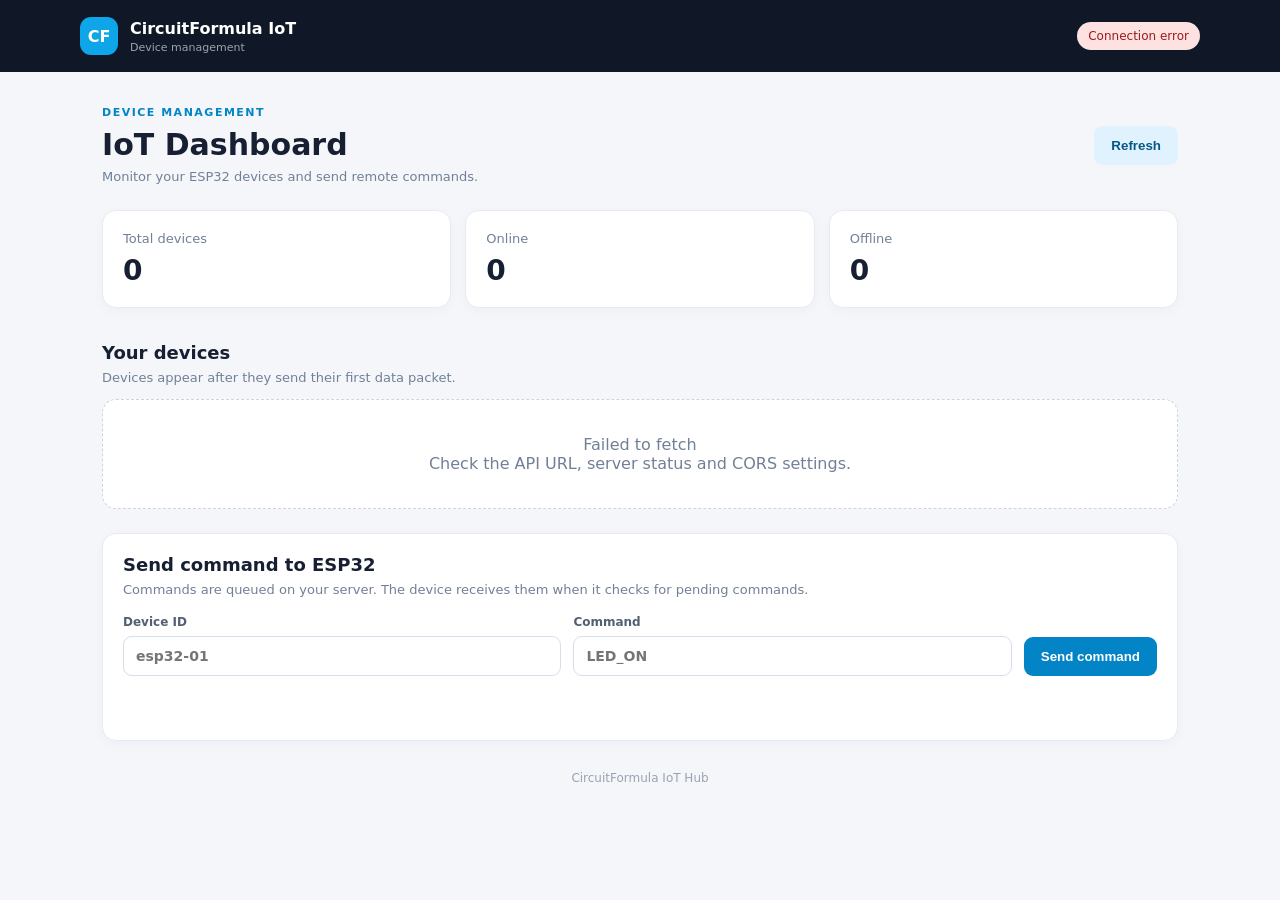
<file: index.html>
<!doctype html>
<html lang="en">
<head>
  <meta charset="utf-8">
  <meta name="viewport" content="width=device-width, initial-scale=1">
  <meta name="theme-color" content="#101827">
  <title>CircuitFormula IoT Hub</title>
  <link rel="stylesheet" href="assets/style.css">
</head>
<body>
  <header class="topbar">
    <a class="brand" href="./">
      <span class="logo">CF</span>
      <span><strong>CircuitFormula IoT</strong><small>Device management</small></span>
    </a>
    <span id="serverStatus" class="status-pill muted">Checking server...</span>
  </header>

  <main class="container">
    <section class="page-heading">
      <div>
        <p class="eyebrow">DEVICE MANAGEMENT</p>
        <h1>IoT Dashboard</h1>
        <p class="muted-text">Monitor your ESP32 devices and send remote commands.</p>
      </div>
      <button id="refreshBtn" class="button secondary" type="button">Refresh</button>
    </section>

    <section class="stats">
      <article class="stat-card"><span>Total devices</span><strong id="totalCount">0</strong></article>
      <article class="stat-card"><span>Online</span><strong id="onlineCount">0</strong></article>
      <article class="stat-card"><span>Offline</span><strong id="offlineCount">0</strong></article>
    </section>

    <section class="section-heading">
      <div><h2>Your devices</h2><p class="muted-text">Devices appear after they send their first data packet.</p></div>
      <span id="lastUpdated" class="muted-text small"></span>
    </section>
    <section id="deviceGrid" class="device-grid">
      <div class="empty-state">Loading devices...</div>
    </section>

    <section class="panel">
      <h2>Send command to ESP32</h2>
      <p class="muted-text">Commands are queued on your server. The device receives them when it checks for pending commands.</p>
      <form id="commandForm" class="command-form">
        <label>Device ID
          <input id="deviceId" name="deviceId" placeholder="esp32-01" maxlength="40" pattern="[A-Za-z0-9_-]+" required>
        </label>
        <label>Command
          <input id="command" name="command" placeholder="LED_ON" maxlength="40" required>
        </label>
        <button class="button" type="submit">Send command</button>
      </form>
      <p id="formMessage" class="form-message" aria-live="polite"></p>
    </section>
    <footer>CircuitFormula IoT Hub</footer>
  </main>
  <script src="config.js"></script>
  <script src="assets/app.js"></script>
</body>
</html>
</file>
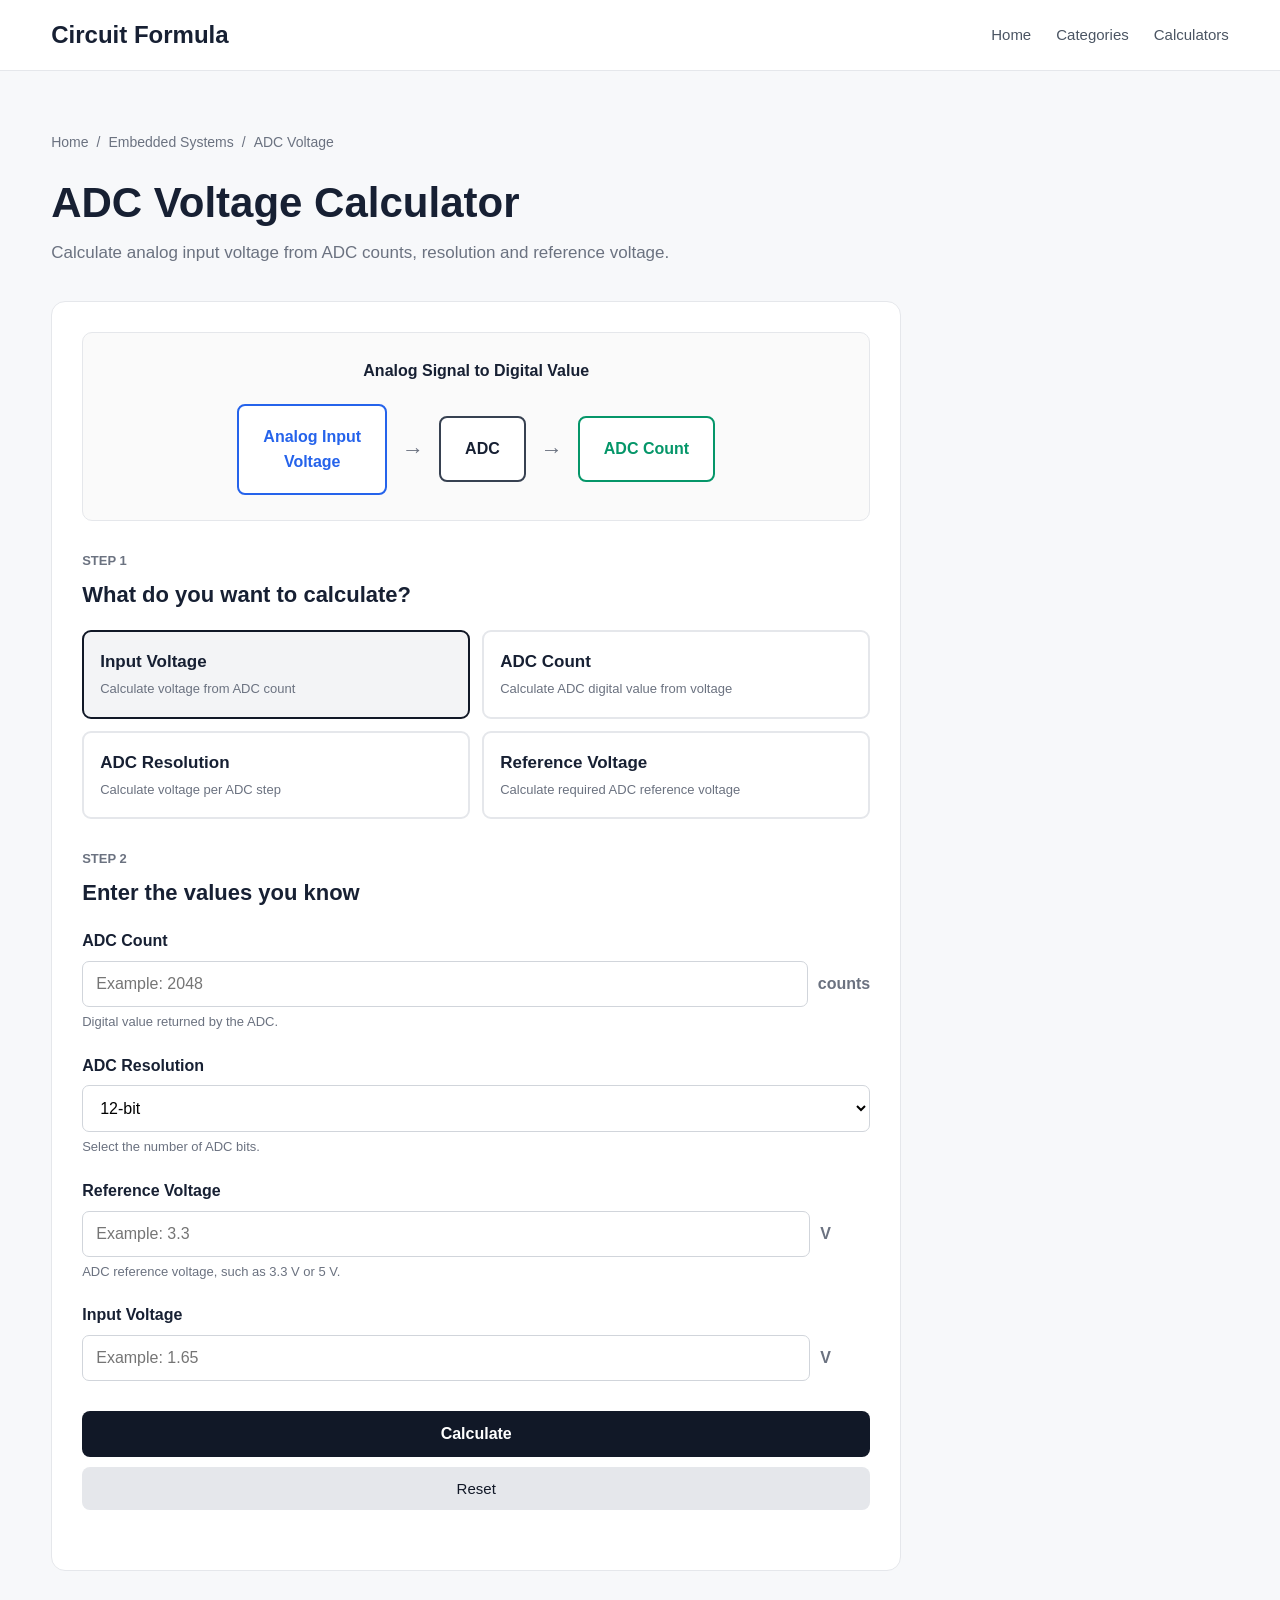
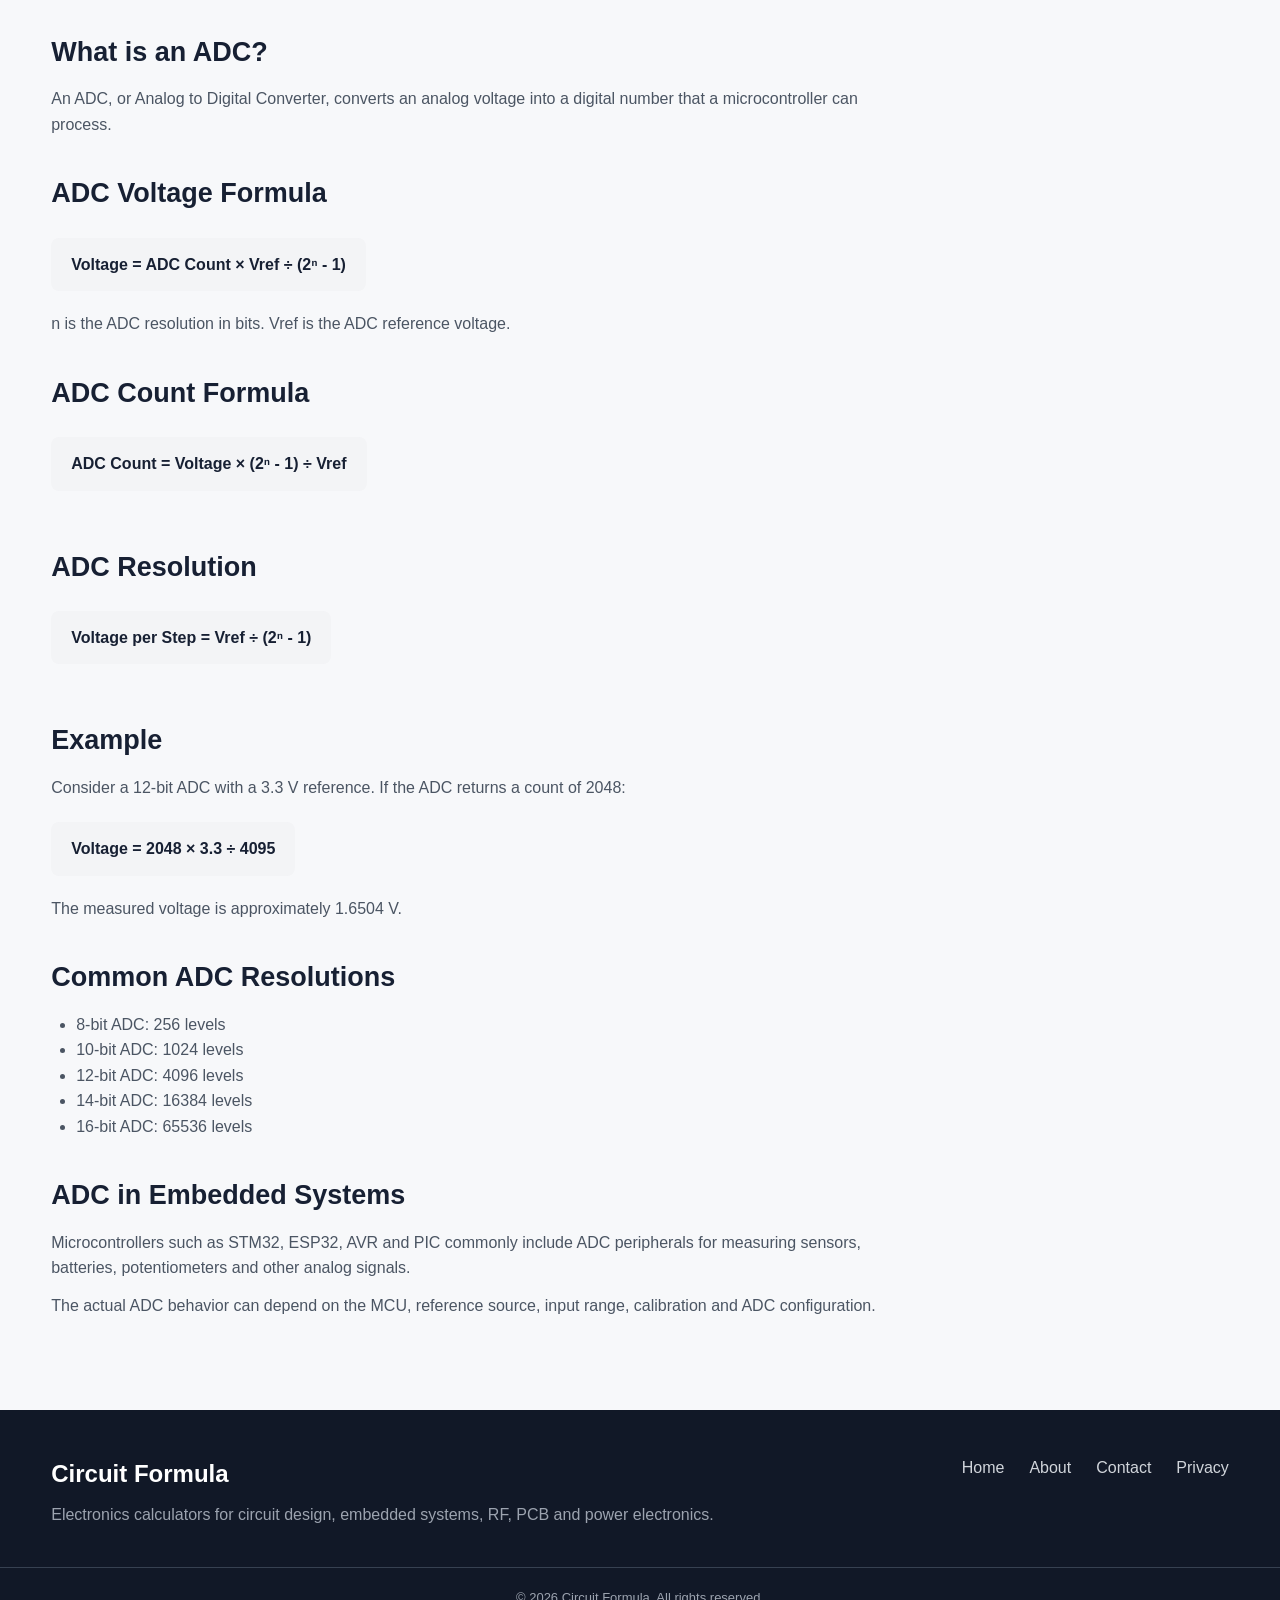
<file: calculators/adc-voltage.html>
<!DOCTYPE html>
<html lang="en">

<head>

    <meta charset="UTF-8">

    <meta name="viewport"
          content="width=device-width, initial-scale=1.0">

    <title>ADC Voltage Calculator | Circuit Formula</title>

    <meta name="description"
          content="Calculate analog voltage from ADC counts, ADC resolution, reference voltage, and calculate ADC resolution in embedded systems.">

    <style>

        * {
            margin: 0;
            padding: 0;
            box-sizing: border-box;
        }

        body {
            font-family: Arial, Helvetica, sans-serif;
            background: #f7f8fa;
            color: #172033;
            line-height: 1.6;
        }

        a {
            text-decoration: none;
            color: inherit;
        }

        .container {
            width: min(1180px, 92%);
            margin: auto;
        }

        .header {
            background: #ffffff;
            border-bottom: 1px solid #e5e7eb;
            position: sticky;
            top: 0;
            z-index: 100;
        }

        .nav {
            min-height: 70px;
            display: flex;
            align-items: center;
            justify-content: space-between;
        }

        .logo {
            font-size: 24px;
            font-weight: 800;
        }

        .nav-links {
            display: flex;
            gap: 25px;
        }

        .nav-links a {
            color: #4b5563;
            font-size: 15px;
        }

        .nav-links a:hover {
            color: #111827;
        }

        .section {
            padding: 60px 0 80px;
        }

        .breadcrumb {
            display: flex;
            flex-wrap: wrap;
            gap: 8px;
            margin-bottom: 25px;
            font-size: 14px;
            color: #6b7280;
        }

        .breadcrumb a:hover {
            color: #111827;
            text-decoration: underline;
        }

        .page-heading {
            margin-bottom: 35px;
        }

        .page-heading h1 {
            font-size: 42px;
            line-height: 1.2;
            margin-bottom: 10px;
        }

        .page-heading p {
            color: #6b7280;
            font-size: 17px;
        }

        .calculator-box {
            max-width: 850px;
            background: #ffffff;
            border: 1px solid #e5e7eb;
            border-radius: 14px;
            padding: 30px;
            margin-bottom: 60px;
        }

        .step {
            margin-bottom: 30px;
        }

        .step-number {
            font-size: 13px;
            font-weight: 700;
            color: #6b7280;
            margin-bottom: 5px;
        }

        .step h2 {
            font-size: 22px;
            margin-bottom: 18px;
        }

        .calculation-options {
            display: grid;
            grid-template-columns: repeat(2, 1fr);
            gap: 12px;
        }

        .calculation-option {
            border: 2px solid #e5e7eb;
            border-radius: 9px;
            padding: 16px;
            cursor: pointer;
            background: #ffffff;
            transition: 0.2s;
        }

        .calculation-option:hover {
            border-color: #9ca3af;
        }

        .calculation-option.selected {
            border-color: #111827;
            background: #f3f4f6;
        }

        .calculation-option strong {
            display: block;
            font-size: 17px;
        }

        .calculation-option span {
            font-size: 13px;
            color: #6b7280;
        }

        .adc-diagram {
            background: #fafafa;
            border: 1px solid #e5e7eb;
            border-radius: 10px;
            padding: 25px;
            margin-bottom: 30px;
            text-align: center;
        }

        .diagram-title {
            font-weight: 700;
            margin-bottom: 20px;
        }

        .diagram {
            display: flex;
            justify-content: center;
            align-items: center;
            gap: 15px;
            flex-wrap: wrap;
        }

        .diagram-block {
            padding: 18px 24px;
            background: #ffffff;
            border: 2px solid #374151;
            border-radius: 8px;
            font-weight: 700;
        }

        .analog {
            border-color: #2563eb;
            color: #2563eb;
        }

        .digital {
            border-color: #059669;
            color: #059669;
        }

        .arrow {
            font-size: 22px;
            color: #6b7280;
        }

        .input-group {
            margin-bottom: 20px;
        }

        .input-group label {
            display: block;
            font-weight: 600;
            margin-bottom: 7px;
        }

        .input-help {
            display: block;
            margin-top: 5px;
            font-size: 13px;
            color: #6b7280;
        }

        .input-row {
            display: flex;
            align-items: center;
            gap: 10px;
        }

        .input-row input,
        .input-row select {
            flex: 1;
            width: 100%;
            padding: 13px;
            border: 1px solid #d1d5db;
            border-radius: 7px;
            font-size: 16px;
            outline: none;
            background: #ffffff;
        }

        .input-row input:focus,
        .input-row select:focus {
            border-color: #111827;
        }

        .unit {
            min-width: 50px;
            font-weight: 600;
            color: #6b7280;
        }

        .calculate-button {
            width: 100%;
            padding: 14px;
            border: none;
            border-radius: 8px;
            background: #111827;
            color: white;
            font-size: 16px;
            font-weight: 600;
            cursor: pointer;
            margin-top: 10px;
        }

        .calculate-button:hover {
            background: #374151;
        }

        .reset-button {
            width: 100%;
            padding: 13px;
            border: none;
            border-radius: 8px;
            background: #e5e7eb;
            color: #111827;
            font-size: 15px;
            cursor: pointer;
            margin-top: 10px;
        }

        .reset-button:hover {
            background: #d1d5db;
        }

        .result {
            margin-top: 25px;
            padding: 20px;
            border-radius: 9px;
            background: #f3f4f6;
            display: none;
        }

        .result.show {
            display: block;
        }

        .result-title {
            font-size: 14px;
            color: #6b7280;
            margin-bottom: 5px;
        }

        .result-value {
            font-size: 32px;
            font-weight: 700;
        }

        .result-details {
            margin-top: 12px;
            color: #4b5563;
        }

        .content {
            max-width: 850px;
        }

        .content h2 {
            margin-top: 35px;
            margin-bottom: 12px;
            font-size: 27px;
        }

        .content p {
            color: #4b5563;
            margin-bottom: 12px;
        }

        .content ul {
            padding-left: 25px;
            color: #4b5563;
        }

        .formula {
            display: inline-block;
            padding: 14px 20px;
            background: #f3f4f6;
            border-radius: 8px;
            font-weight: 700;
            margin: 10px 0 20px;
        }

        .footer {
            background: #111827;
            color: white;
            padding-top: 45px;
        }

        .footer-content {
            display: flex;
            justify-content: space-between;
            gap: 30px;
        }

        .footer p {
            color: #9ca3af;
            margin-top: 8px;
        }

        .footer-links {
            display: flex;
            gap: 25px;
            flex-wrap: wrap;
        }

        .footer-links a {
            color: #d1d5db;
        }

        .copyright {
            margin-top: 40px;
            padding: 20px;
            text-align: center;
            border-top: 1px solid #374151;
            color: #9ca3af;
            font-size: 13px;
        }

        @media (max-width: 650px) {

            .nav-links {
                display: none;
            }

            .page-heading h1 {
                font-size: 34px;
            }

            .calculator-box {
                padding: 20px;
            }

            .calculation-options {
                grid-template-columns: 1fr;
            }

            .diagram {
                flex-direction: column;
            }

            .arrow {
                transform: rotate(90deg);
            }

            .footer-content {
                flex-direction: column;
            }

        }

    </style>

</head>


<body>


<header class="header">

    <div class="container nav">

        <a href="../index.html" class="logo">
            Circuit Formula
        </a>

        <nav class="nav-links">

            <a href="../index.html">
                Home
            </a>

            <a href="../index.html#categories">
                Categories
            </a>

            <a href="../index.html#calculators">
                Calculators
            </a>

        </nav>

    </div>

</header>


<main>

<section class="section">

<div class="container">


    <div class="breadcrumb">

        <a href="../index.html">
            Home
        </a>

        <span>/</span>

        <a href="../index.html#categories">
            Embedded Systems
        </a>

        <span>/</span>

        <span>
            ADC Voltage
        </span>

    </div>


    <div class="page-heading">

        <h1>
            ADC Voltage Calculator
        </h1>

        <p>
            Calculate analog input voltage from ADC counts, resolution and reference voltage.
        </p>

    </div>


    <div class="calculator-box">


        <div class="adc-diagram">

            <div class="diagram-title">
                Analog Signal to Digital Value
            </div>

            <div class="diagram">

                <div class="diagram-block analog">
                    Analog Input
                    <br>
                    Voltage
                </div>

                <div class="arrow">
                    →
                </div>

                <div class="diagram-block">
                    ADC
                </div>

                <div class="arrow">
                    →
                </div>

                <div class="diagram-block digital">
                    ADC Count
                </div>

            </div>

        </div>


        <div class="step">

            <div class="step-number">
                STEP 1
            </div>

            <h2>
                What do you want to calculate?
            </h2>


            <div class="calculation-options">


                <div
                    class="calculation-option selected"
                    onclick="selectCalculation('voltage', this)">

                    <strong>
                        Input Voltage
                    </strong>

                    <span>
                        Calculate voltage from ADC count
                    </span>

                </div>


                <div
                    class="calculation-option"
                    onclick="selectCalculation('count', this)">

                    <strong>
                        ADC Count
                    </strong>

                    <span>
                        Calculate ADC digital value from voltage
                    </span>

                </div>


                <div
                    class="calculation-option"
                    onclick="selectCalculation('resolution', this)">

                    <strong>
                        ADC Resolution
                    </strong>

                    <span>
                        Calculate voltage per ADC step
                    </span>

                </div>


                <div
                    class="calculation-option"
                    onclick="selectCalculation('reference', this)">

                    <strong>
                        Reference Voltage
                    </strong>

                    <span>
                        Calculate required ADC reference voltage
                    </span>

                </div>


            </div>

        </div>


        <div class="step">

            <div class="step-number">
                STEP 2
            </div>

            <h2>
                Enter the values you know
            </h2>


            <div class="input-group">

                <label for="adcCount">
                    ADC Count
                </label>

                <div class="input-row">

                    <input
                        type="number"
                        id="adcCount"
                        placeholder="Example: 2048"
                        step="any"
                        min="0">

                    <span class="unit">
                        counts
                    </span>

                </div>

                <span class="input-help">
                    Digital value returned by the ADC.
                </span>

            </div>


            <div class="input-group">

                <label for="bits">
                    ADC Resolution
                </label>

                <div class="input-row">

                    <select id="bits">

                        <option value="8">
                            8-bit
                        </option>

                        <option value="10">
                            10-bit
                        </option>

                        <option value="12" selected>
                            12-bit
                        </option>

                        <option value="14">
                            14-bit
                        </option>

                        <option value="16">
                            16-bit
                        </option>

                        <option value="18">
                            18-bit
                        </option>

                        <option value="24">
                            24-bit
                        </option>

                    </select>

                </div>

                <span class="input-help">
                    Select the number of ADC bits.
                </span>

            </div>


            <div class="input-group">

                <label for="reference">
                    Reference Voltage
                </label>

                <div class="input-row">

                    <input
                        type="number"
                        id="reference"
                        placeholder="Example: 3.3"
                        step="any"
                        min="0">

                    <span class="unit">
                        V
                    </span>

                </div>

                <span class="input-help">
                    ADC reference voltage, such as 3.3 V or 5 V.
                </span>

            </div>


            <div class="input-group">

                <label for="inputVoltage">
                    Input Voltage
                </label>

                <div class="input-row">

                    <input
                        type="number"
                        id="inputVoltage"
                        placeholder="Example: 1.65"
                        step="any"
                        min="0">

                    <span class="unit">
                        V
                    </span>

                </div>

            </div>


            <button
                class="calculate-button"
                onclick="calculate()">

                Calculate

            </button>


            <button
                class="reset-button"
                onclick="resetCalculator()">

                Reset

            </button>


        </div>


        <div
            id="result"
            class="result">

            <div class="result-title">
                Result
            </div>

            <div
                id="resultValue"
                class="result-value">
            </div>

            <div
                id="resultDetails"
                class="result-details">
            </div>

        </div>


    </div>


    <article class="content">


        <h2>
            What is an ADC?
        </h2>

        <p>
            An ADC, or Analog to Digital Converter, converts an analog
            voltage into a digital number that a microcontroller can process.
        </p>


        <h2>
            ADC Voltage Formula
        </h2>

        <div class="formula">
            Voltage = ADC Count × Vref ÷ (2ⁿ - 1)
        </div>

        <p>
            n is the ADC resolution in bits.
            Vref is the ADC reference voltage.
        </p>


        <h2>
            ADC Count Formula
        </h2>

        <div class="formula">
            ADC Count = Voltage × (2ⁿ - 1) ÷ Vref
        </div>


        <h2>
            ADC Resolution
        </h2>

        <div class="formula">
            Voltage per Step = Vref ÷ (2ⁿ - 1)
        </div>


        <h2>
            Example
        </h2>

        <p>
            Consider a 12-bit ADC with a 3.3 V reference.
            If the ADC returns a count of 2048:
        </p>

        <div class="formula">
            Voltage = 2048 × 3.3 ÷ 4095
        </div>

        <p>
            The measured voltage is approximately 1.6504 V.
        </p>


        <h2>
            Common ADC Resolutions
        </h2>

        <ul>

            <li>
                8-bit ADC: 256 levels
            </li>

            <li>
                10-bit ADC: 1024 levels
            </li>

            <li>
                12-bit ADC: 4096 levels
            </li>

            <li>
                14-bit ADC: 16384 levels
            </li>

            <li>
                16-bit ADC: 65536 levels
            </li>

        </ul>


        <h2>
            ADC in Embedded Systems
        </h2>

        <p>
            Microcontrollers such as STM32, ESP32, AVR and PIC
            commonly include ADC peripherals for measuring sensors,
            batteries, potentiometers and other analog signals.
        </p>

        <p>
            The actual ADC behavior can depend on the MCU, reference
            source, input range, calibration and ADC configuration.
        </p>


    </article>


</div>

</section>

</main>


<footer class="footer">

    <div class="container footer-content">

        <div>

            <div class="logo">
                Circuit Formula
            </div>

            <p>
                Electronics calculators for circuit design,
                embedded systems, RF, PCB and power electronics.
            </p>

        </div>


        <div class="footer-links">

            <a href="../index.html">
                Home
            </a>

            <a href="../about.html">
                About
            </a>

            <a href="../contact.html">
                Contact
            </a>

            <a href="../privacy.html">
                Privacy
            </a>

        </div>

    </div>


    <div class="copyright">

        © 2026 Circuit Formula. All rights reserved.

    </div>

</footer>


<script>

let selectedCalculation = "voltage";


function selectCalculation(type, element) {

    selectedCalculation = type;

    document
        .querySelectorAll(".calculation-option")
        .forEach(function(option) {

            option.classList.remove("selected");

        });

    element.classList.add("selected");

    document
        .getElementById("result")
        .classList.remove("show");
}


function calculate() {

    const adcCount =
        parseFloat(
            document.getElementById("adcCount").value
        );

    const bits =
        parseInt(
            document.getElementById("bits").value
        );

    const reference =
        parseFloat(
            document.getElementById("reference").value
        );

    const inputVoltage =
        parseFloat(
            document.getElementById("inputVoltage").value
        );


    const maxCount =
        Math.pow(2, bits) - 1;


    let result;
    let details;


    if (selectedCalculation === "voltage") {

        if (
            !validNumber(adcCount) ||
            !validPositive(reference)
        ) {

            showError(
                "Enter ADC count and reference voltage."
            );

            return;
        }


        if (adcCount < 0 || adcCount > maxCount) {

            showError(
                "ADC count must be between 0 and " +
                maxCount +
                " for a " +
                bits +
                "-bit ADC."
            );

            return;
        }


        result =
            adcCount *
            reference /
            maxCount;


        details =
            "Formula: V = ADC Count × Vref ÷ (2ⁿ - 1)" +
            "<br><br>" +
            "ADC Count: " +
            adcCount +
            "<br>" +
            "Resolution: " +
            bits +
            "-bit" +
            "<br>" +
            "Maximum Count: " +
            maxCount +
            "<br>" +
            "Vref: " +
            reference +
            " V";


        showResult(
            result.toFixed(6) + " V",
            details
        );

        return;
    }


    if (selectedCalculation === "count") {

        if (
            !validNumber(inputVoltage) ||
            !validPositive(reference)
        ) {

            showError(
                "Enter input voltage and reference voltage."
            );

            return;
        }


        if (
            inputVoltage < 0 ||
            inputVoltage > reference
        ) {

            showError(
                "Input voltage must be between 0 V and Vref."
            );

            return;
        }


        result =
            inputVoltage *
            maxCount /
            reference;


        details =
            "Formula: ADC Count = V × (2ⁿ - 1) ÷ Vref" +
            "<br><br>" +
            "Input Voltage: " +
            inputVoltage +
            " V" +
            "<br>" +
            "Resolution: " +
            bits +
            "-bit" +
            "<br>" +
            "Vref: " +
            reference +
            " V";


        showResult(
            Math.round(result) +
            " counts",
            details +
            "<br>Ideal ADC count before quantization: " +
            result.toFixed(4)
        );

        return;
    }


    if (selectedCalculation === "resolution") {

        if (!validPositive(reference)) {

            showError(
                "Enter reference voltage."
            );

            return;
        }


        result =
            reference /
            maxCount;


        details =
            "Formula: Resolution = Vref ÷ (2ⁿ - 1)" +
            "<br><br>" +
            "Resolution: " +
            bits +
            "-bit" +
            "<br>" +
            "Vref: " +
            reference +
            " V" +
            "<br>" +
            "ADC Levels: " +
            (maxCount + 1).toLocaleString();


        showResult(
            formatVoltage(result),
            details
        );

        return;
    }


    if (selectedCalculation === "reference") {

        if (
            !validNumber(inputVoltage) ||
            !validNumber(adcCount) ||
            adcCount <= 0
        ) {

            showError(
                "Enter input voltage and a valid ADC count."
            );

            return;
        }


        if (adcCount > maxCount) {

            showError(
                "ADC count cannot exceed " +
                maxCount +
                " for a " +
                bits +
                "-bit ADC."
            );

            return;
        }


        result =
            inputVoltage *
            maxCount /
            adcCount;


        details =
            "Formula: Vref = Voltage × (2ⁿ - 1) ÷ ADC Count" +
            "<br><br>" +
            "Input Voltage: " +
            inputVoltage +
            " V" +
            "<br>" +
            "ADC Count: " +
            adcCount +
            "<br>" +
            "Resolution: " +
            bits +
            "-bit";


        showResult(
            result.toFixed(6) + " V",
            details
        );

    }

}


function validNumber(value) {

    return Number.isFinite(value);

}


function validPositive(value) {

    return (
        Number.isFinite(value) &&
        value > 0
    );

}


function formatVoltage(value) {

    if (value >= 1) {

        return (
            Number(
                value.toFixed(6)
            ) + " V"
        );

    }


    if (value >= 0.001) {

        return (
            Number(
                (value * 1000).toFixed(6)
            ) + " mV"
        );

    }


    return (
        Number(
            (value * 1000000).toFixed(6)
        ) + " µV"
    );

}


function showResult(value, details) {

    document.getElementById("resultValue").textContent =
        value;

    document.getElementById("resultDetails").innerHTML =
        details;

    document
        .getElementById("result")
        .classList.add("show");

}


function showError(message) {

    document.getElementById("resultValue").textContent =
        "Check your input";

    document.getElementById("resultDetails").textContent =
        message;

    document
        .getElementById("result")
        .classList.add("show");

}


function resetCalculator() {

    document.getElementById("adcCount").value = "";

    document.getElementById("reference").value = "";

    document.getElementById("inputVoltage").value = "";

    document.getElementById("bits").value = "12";

    selectedCalculation = "voltage";

    document
        .querySelectorAll(".calculation-option")
        .forEach(function(option) {

            option.classList.remove("selected");

        });

    document
        .querySelector(".calculation-option")
        .classList.add("selected");

    document
        .getElementById("result")
        .classList.remove("show");

}

</script>


</body>

</html>
</file>
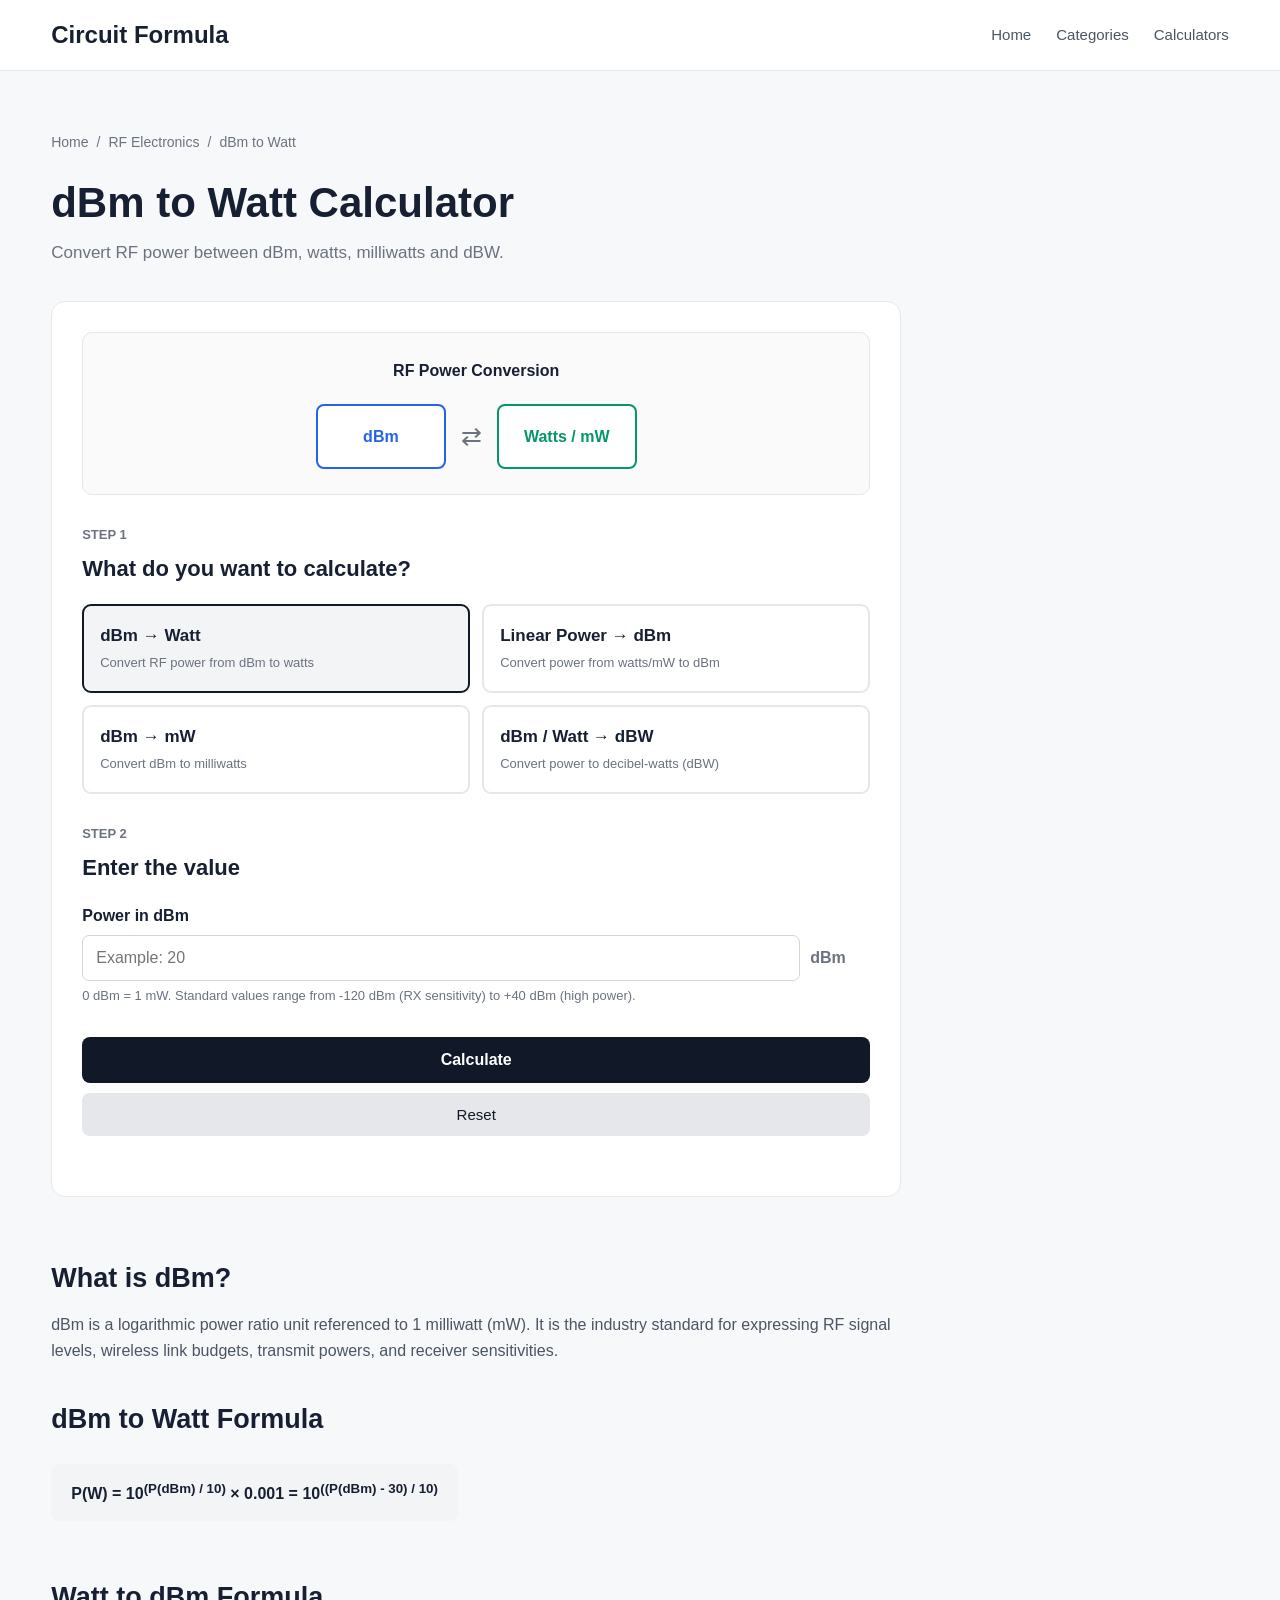
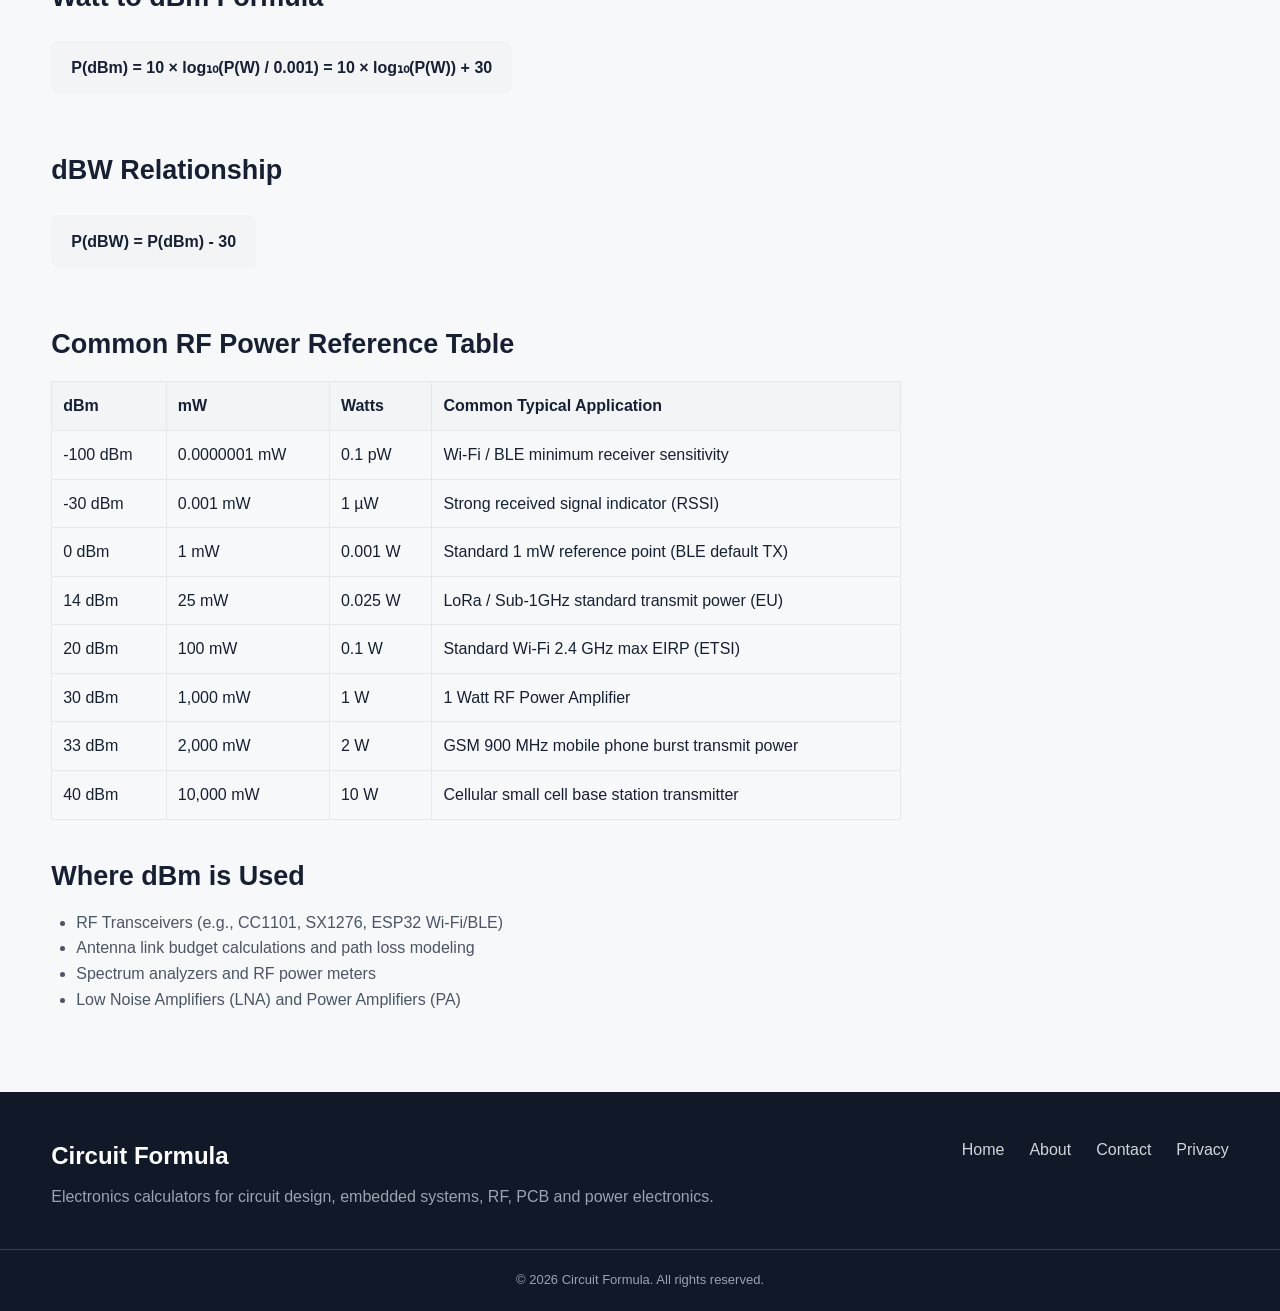
<file: calculators/dbm-to-watt.html>
<!DOCTYPE html>
<html lang="en">

<head>
    <meta charset="UTF-8">
    <meta name="viewport" content="width=device-width, initial-scale=1.0">
    <title>dBm to Watt Calculator | Circuit Formula</title>
    <meta name="description" content="Convert dBm to watts, milliwatts, dBW and convert watts to dBm for RF and electronics calculations.">

    <style>
        * {
            margin: 0;
            padding: 0;
            box-sizing: border-box;
        }

        body {
            font-family: Arial, Helvetica, sans-serif;
            background: #f7f8fa;
            color: #172033;
            line-height: 1.6;
        }

        a {
            text-decoration: none;
            color: inherit;
        }

        .container {
            width: min(1180px, 92%);
            margin: auto;
        }

        /* HEADER */
        .header {
            background: #ffffff;
            border-bottom: 1px solid #e5e7eb;
            position: sticky;
            top: 0;
            z-index: 100;
        }

        .nav {
            min-height: 70px;
            display: flex;
            align-items: center;
            justify-content: space-between;
        }

        .logo {
            font-size: 24px;
            font-weight: 800;
        }

        .nav-links {
            display: flex;
            gap: 25px;
        }

        .nav-links a {
            color: #4b5563;
            font-size: 15px;
        }

        .nav-links a:hover {
            color: #111827;
        }

        /* MAIN */
        .section {
            padding: 60px 0 80px;
        }

        .breadcrumb {
            display: flex;
            flex-wrap: wrap;
            gap: 8px;
            margin-bottom: 25px;
            font-size: 14px;
            color: #6b7280;
        }

        .breadcrumb a:hover {
            color: #111827;
            text-decoration: underline;
        }

        .page-heading {
            margin-bottom: 35px;
        }

        .page-heading h1 {
            font-size: 42px;
            line-height: 1.2;
            margin-bottom: 10px;
        }

        .page-heading p {
            color: #6b7280;
            font-size: 17px;
        }

        /* CALCULATOR */
        .calculator-box {
            max-width: 850px;
            background: #ffffff;
            border: 1px solid #e5e7eb;
            border-radius: 14px;
            padding: 30px;
            margin-bottom: 60px;
        }

        .step {
            margin-bottom: 30px;
        }

        .step-number {
            font-size: 13px;
            font-weight: 700;
            color: #6b7280;
            margin-bottom: 5px;
        }

        .step h2 {
            font-size: 22px;
            margin-bottom: 18px;
        }

        /* OPTIONS */
        .calculation-options {
            display: grid;
            grid-template-columns: repeat(2, 1fr);
            gap: 12px;
        }

        .calculation-option {
            border: 2px solid #e5e7eb;
            border-radius: 9px;
            padding: 16px;
            cursor: pointer;
            background: #ffffff;
            transition: 0.2s;
        }

        .calculation-option:hover {
            border-color: #9ca3af;
        }

        .calculation-option.selected {
            border-color: #111827;
            background: #f3f4f6;
        }

        .calculation-option strong {
            display: block;
            font-size: 17px;
        }

        .calculation-option span {
            font-size: 13px;
            color: #6b7280;
        }

        /* RF DIAGRAM */
        .rf-diagram {
            background: #fafafa;
            border: 1px solid #e5e7eb;
            border-radius: 10px;
            padding: 25px;
            margin-bottom: 30px;
            text-align: center;
        }

        .diagram-title {
            font-weight: 700;
            margin-bottom: 20px;
        }

        .power-flow {
            display: flex;
            align-items: center;
            justify-content: center;
            gap: 15px;
            flex-wrap: wrap;
        }

        .power-box {
            padding: 18px 25px;
            background: #ffffff;
            border: 2px solid #374151;
            border-radius: 8px;
            font-weight: 700;
            min-width: 130px;
        }

        .power-box.dbm {
            border-color: #2563eb;
            color: #2563eb;
        }

        .power-box.watt {
            border-color: #059669;
            color: #059669;
        }

        .arrow {
            font-size: 25px;
            color: #6b7280;
        }

        /* INPUTS */
        .input-group {
            margin-bottom: 20px;
            transition: opacity 0.2s ease;
        }

        .input-group.hidden {
            display: none;
        }

        .input-group label {
            display: block;
            font-weight: 600;
            margin-bottom: 7px;
        }

        .input-help {
            display: block;
            margin-top: 5px;
            font-size: 13px;
            color: #6b7280;
        }

        .input-row {
            display: flex;
            align-items: center;
            gap: 10px;
        }

        .input-row input,
        .input-row select {
            width: 100%;
            flex: 1;
            padding: 13px;
            border: 1px solid #d1d5db;
            border-radius: 7px;
            font-size: 16px;
            outline: none;
            background: #ffffff;
        }

        .input-row input:focus,
        .input-row select:focus {
            border-color: #111827;
        }

        .unit {
            min-width: 60px;
            font-weight: 600;
            color: #6b7280;
        }

        /* BUTTONS */
        .calculate-button {
            width: 100%;
            padding: 14px;
            border: none;
            border-radius: 8px;
            background: #111827;
            color: white;
            font-size: 16px;
            font-weight: 600;
            cursor: pointer;
            margin-top: 10px;
        }

        .calculate-button:hover {
            background: #374151;
        }

        .reset-button {
            width: 100%;
            padding: 13px;
            border: none;
            border-radius: 8px;
            background: #e5e7eb;
            color: #111827;
            font-size: 15px;
            cursor: pointer;
            margin-top: 10px;
        }

        .reset-button:hover {
            background: #d1d5db;
        }

        /* RESULT */
        .result {
            margin-top: 25px;
            padding: 20px;
            border-radius: 9px;
            background: #f3f4f6;
            display: none;
        }

        .result.show {
            display: block;
        }

        .result-title {
            font-size: 14px;
            color: #6b7280;
            margin-bottom: 5px;
        }

        .result-value {
            font-size: 32px;
            font-weight: 700;
        }

        .result-details {
            margin-top: 12px;
            color: #4b5563;
        }

        /* CONTENT */
        .content {
            max-width: 850px;
        }

        .content h2 {
            margin-top: 35px;
            margin-bottom: 12px;
            font-size: 27px;
        }

        .content p {
            color: #4b5563;
            margin-bottom: 12px;
        }

        .content ul {
            padding-left: 25px;
            color: #4b5563;
        }

        .formula {
            display: inline-block;
            padding: 14px 20px;
            background: #f3f4f6;
            border-radius: 8px;
            font-weight: 700;
            margin: 10px 0 20px;
        }

        .example-table {
            width: 100%;
            border-collapse: collapse;
            margin: 15px 0 25px;
        }

        .example-table th,
        .example-table td {
            padding: 11px;
            border: 1px solid #e5e7eb;
            text-align: left;
        }

        .example-table th {
            background: #f3f4f6;
        }

        /* FOOTER */
        .footer {
            background: #111827;
            color: white;
            padding-top: 45px;
        }

        .footer-content {
            display: flex;
            justify-content: space-between;
            gap: 30px;
        }

        .footer p {
            color: #9ca3af;
            margin-top: 8px;
        }

        .footer-links {
            display: flex;
            gap: 25px;
            flex-wrap: wrap;
        }

        .footer-links a {
            color: #d1d5db;
        }

        .copyright {
            margin-top: 40px;
            padding: 20px;
            text-align: center;
            border-top: 1px solid #374151;
            color: #9ca3af;
            font-size: 13px;
        }

        /* MOBILE */
        @media (max-width: 650px) {
            .nav-links {
                display: none;
            }

            .page-heading h1 {
                font-size: 34px;
            }

            .calculator-box {
                padding: 20px;
            }

            .calculation-options {
                grid-template-columns: 1fr;
            }

            .power-flow {
                flex-direction: column;
            }

            .arrow {
                transform: rotate(90deg);
            }

            .footer-content {
                flex-direction: column;
            }
        }
    </style>
</head>

<body>

<header class="header">
    <div class="container nav">
        <a href="../index.html" class="logo">Circuit Formula</a>
        <nav class="nav-links">
            <a href="../index.html">Home</a>
            <a href="../index.html#categories">Categories</a>
            <a href="../index.html#calculators">Calculators</a>
        </nav>
    </div>
</header>

<main>
<section class="section">
<div class="container">

    <div class="breadcrumb">
        <a href="../index.html">Home</a>
        <span>/</span>
        <a href="../index.html#categories">RF Electronics</a>
        <span>/</span>
        <span>dBm to Watt</span>
    </div>

    <div class="page-heading">
        <h1>dBm to Watt Calculator</h1>
        <p>Convert RF power between dBm, watts, milliwatts and dBW.</p>
    </div>

    <div class="calculator-box">

        <div class="rf-diagram">
            <div class="diagram-title">RF Power Conversion</div>
            <div class="power-flow">
                <div class="power-box dbm">dBm</div>
                <div class="arrow">⇄</div>
                <div class="power-box watt">Watts / mW</div>
            </div>
        </div>

        <!-- STEP 1 -->
        <div class="step">
            <div class="step-number">STEP 1</div>
            <h2>What do you want to calculate?</h2>

            <div class="calculation-options">
                <div class="calculation-option selected" onclick="selectCalculation('watt', this)">
                    <strong>dBm → Watt</strong>
                    <span>Convert RF power from dBm to watts</span>
                </div>

                <div class="calculation-option" onclick="selectCalculation('dbm', this)">
                    <strong>Linear Power → dBm</strong>
                    <span>Convert power from watts/mW to dBm</span>
                </div>

                <div class="calculation-option" onclick="selectCalculation('mw', this)">
                    <strong>dBm → mW</strong>
                    <span>Convert dBm to milliwatts</span>
                </div>

                <div class="calculation-option" onclick="selectCalculation('dbw', this)">
                    <strong>dBm / Watt → dBW</strong>
                    <span>Convert power to decibel-watts (dBW)</span>
                </div>
            </div>
        </div>

        <!-- STEP 2 -->
        <div class="step">
            <div class="step-number">STEP 2</div>
            <h2>Enter the value</h2>

            <!-- DBM INPUT -->
            <div class="input-group" id="dbmInputGroup">
                <label for="dbm">Power in dBm</label>
                <div class="input-row">
                    <input type="number" id="dbm" placeholder="Example: 20" step="any">
                    <span class="unit">dBm</span>
                </div>
                <span class="input-help">0 dBm = 1 mW. Standard values range from -120 dBm (RX sensitivity) to +40 dBm (high power).</span>
            </div>

            <!-- WATT / LINEAR INPUT -->
            <div class="input-group hidden" id="wattInputGroup">
                <label for="watt">Linear Power Value</label>
                <div class="input-row">
                    <input type="number" id="watt" placeholder="Example: 100" step="any" min="0">
                    <select id="powerUnit">
                        <option value="1">W (Watts)</option>
                        <option value="0.001" selected>mW (milliwatts)</option>
                        <option value="0.000001">µW (microwatts)</option>
                        <option value="0.000000001">nW (nanowatts)</option>
                    </select>
                </div>
                <span class="input-help">Enter a positive physical power value.</span>
            </div>

            <button class="calculate-button" onclick="calculate()">Calculate</button>
            <button class="reset-button" onclick="resetCalculator()">Reset</button>
        </div>

        <!-- RESULT -->
        <div id="result" class="result">
            <div class="result-title">Result</div>
            <div id="resultValue" class="result-value"></div>
            <div id="resultDetails" class="result-details"></div>
        </div>

    </div>

    <article class="content">
        <h2>What is dBm?</h2>
        <p>dBm is a logarithmic power ratio unit referenced to 1 milliwatt (mW). It is the industry standard for expressing RF signal levels, wireless link budgets, transmit powers, and receiver sensitivities.</p>

        <h2>dBm to Watt Formula</h2>
        <div class="formula">P(W) = 10<sup>(P(dBm) / 10)</sup> × 0.001 = 10<sup>((P(dBm) - 30) / 10)</sup></div>

        <h2>Watt to dBm Formula</h2>
        <div class="formula">P(dBm) = 10 × log₁₀(P(W) / 0.001) = 10 × log₁₀(P(W)) + 30</div>

        <h2>dBW Relationship</h2>
        <div class="formula">P(dBW) = P(dBm) - 30</div>

        <h2>Common RF Power Reference Table</h2>
        <table class="example-table">
            <thead>
                <tr>
                    <th>dBm</th>
                    <th>mW</th>
                    <th>Watts</th>
                    <th>Common Typical Application</th>
                </tr>
            </thead>
            <tbody>
                <tr>
                    <td>-100 dBm</td>
                    <td>0.0000001 mW</td>
                    <td>0.1 pW</td>
                    <td>Wi-Fi / BLE minimum receiver sensitivity</td>
                </tr>
                <tr>
                    <td>-30 dBm</td>
                    <td>0.001 mW</td>
                    <td>1 µW</td>
                    <td>Strong received signal indicator (RSSI)</td>
                </tr>
                <tr>
                    <td>0 dBm</td>
                    <td>1 mW</td>
                    <td>0.001 W</td>
                    <td>Standard 1 mW reference point (BLE default TX)</td>
                </tr>
                <tr>
                    <td>14 dBm</td>
                    <td>25 mW</td>
                    <td>0.025 W</td>
                    <td>LoRa / Sub-1GHz standard transmit power (EU)</td>
                </tr>
                <tr>
                    <td>20 dBm</td>
                    <td>100 mW</td>
                    <td>0.1 W</td>
                    <td>Standard Wi-Fi 2.4 GHz max EIRP (ETSI)</td>
                </tr>
                <tr>
                    <td>30 dBm</td>
                    <td>1,000 mW</td>
                    <td>1 W</td>
                    <td>1 Watt RF Power Amplifier</td>
                </tr>
                <tr>
                    <td>33 dBm</td>
                    <td>2,000 mW</td>
                    <td>2 W</td>
                    <td>GSM 900 MHz mobile phone burst transmit power</td>
                </tr>
                <tr>
                    <td>40 dBm</td>
                    <td>10,000 mW</td>
                    <td>10 W</td>
                    <td>Cellular small cell base station transmitter</td>
                </tr>
            </tbody>
        </table>

        <h2>Where dBm is Used</h2>
        <ul>
            <li>RF Transceivers (e.g., CC1101, SX1276, ESP32 Wi-Fi/BLE)</li>
            <li>Antenna link budget calculations and path loss modeling</li>
            <li>Spectrum analyzers and RF power meters</li>
            <li>Low Noise Amplifiers (LNA) and Power Amplifiers (PA)</li>
        </ul>
    </article>

</div>
</section>
</main>

<footer class="footer">
    <div class="container footer-content">
        <div>
            <div class="logo">Circuit Formula</div>
            <p>Electronics calculators for circuit design, embedded systems, RF, PCB and power electronics.</p>
        </div>
        <div class="footer-links">
            <a href="../index.html">Home</a>
            <a href="../about.html">About</a>
            <a href="../contact.html">Contact</a>
            <a href="../privacy.html">Privacy</a>
        </div>
    </div>
    <div class="copyright">© 2026 Circuit Formula. All rights reserved.</div>
</footer>

<script>
let selectedCalculation = "watt";

function updateFormVisibility() {
    const dbmGroup = document.getElementById("dbmInputGroup");
    const wattGroup = document.getElementById("wattInputGroup");

    if (selectedCalculation === "watt" || selectedCalculation === "mw") {
        dbmGroup.classList.remove("hidden");
        wattGroup.classList.add("hidden");
    } else if (selectedCalculation === "dbm" || selectedCalculation === "dbw") {
        dbmGroup.classList.add("hidden");
        wattGroup.classList.remove("hidden");
    }
}

function selectCalculation(type, element) {
    selectedCalculation = type;

    document.querySelectorAll(".calculation-option").forEach(function(option) {
        option.classList.remove("selected");
    });

    element.classList.add("selected");
    document.getElementById("result").classList.remove("show");
    updateFormVisibility();
}

function getLinearPowerWatts() {
    const rawVal = parseFloat(document.getElementById("watt").value);
    const unitScale = parseFloat(document.getElementById("powerUnit").value);
    if (!Number.isFinite(rawVal) || rawVal <= 0) return NaN;
    return rawVal * unitScale;
}

function calculate() {
    const dbmInput = parseFloat(document.getElementById("dbm").value);
    const linearWatts = getLinearPowerWatts();

    let resultPrimary = "";
    let details = "";

    /* MODE 1: dBm -> Watts */
    if (selectedCalculation === "watt") {
        if (!Number.isFinite(dbmInput)) {
            showError("Please enter a valid numeric value for dBm.");
            return;
        }

        const watts = Math.pow(10, (dbmInput - 30) / 10);
        const mw = Math.pow(10, dbmInput / 10);
        const dbw = dbmInput - 30;

        resultPrimary = formatPowerWatts(watts);

        details = "<strong>Formula:</strong> P(W) = 10^((dBm - 30) / 10)" +
                  "<br><br>" +
                  "<strong>Input:</strong> " + dbmInput + " dBm<br>" +
                  "<strong>In Milliwatts (mW):</strong> " + formatMilliwatts(mw) + "<br>" +
                  "<strong>In dBW:</strong> " + dbw.toFixed(4) + " dBW";

        showResult(resultPrimary, details);
        return;
    }

    /* MODE 2: Linear Power -> dBm */
    if (selectedCalculation === "dbm") {
        if (!Number.isFinite(linearWatts) || linearWatts <= 0) {
            showError("Please enter a positive power value greater than 0.");
            return;
        }

        const dbm = 10 * Math.log10(linearWatts / 0.001);
        const dbw = 10 * Math.log10(linearWatts);

        resultPrimary = dbm.toFixed(4) + " dBm";

        details = "<strong>Formula:</strong> P(dBm) = 10 × log₁₀(P(W) / 0.001)" +
                  "<br><br>" +
                  "<strong>Input Power:</strong> " + formatPowerWatts(linearWatts) + "<br>" +
                  "<strong>Equivalent in mW:</strong> " + formatMilliwatts(linearWatts * 1000) + "<br>" +
                  "<strong>In dBW:</strong> " + dbw.toFixed(4) + " dBW";

        showResult(resultPrimary, details);
        return;
    }

    /* MODE 3: dBm -> mW */
    if (selectedCalculation === "mw") {
        if (!Number.isFinite(dbmInput)) {
            showError("Please enter a valid numeric value for dBm.");
            return;
        }

        const mw = Math.pow(10, dbmInput / 10);
        const watts = mw / 1000;

        resultPrimary = formatMilliwatts(mw);

        details = "<strong>Formula:</strong> P(mW) = 10^(dBm / 10)" +
                  "<br><br>" +
                  "<strong>Input:</strong> " + dbmInput + " dBm<br>" +
                  "<strong>In Watts:</strong> " + formatPowerWatts(watts) + "<br>" +
                  "<strong>In dBW:</strong> " + (dbmInput - 30).toFixed(4) + " dBW";

        showResult(resultPrimary, details);
        return;
    }

    /* MODE 4: Linear Power -> dBW */
    if (selectedCalculation === "dbw") {
        if (!Number.isFinite(linearWatts) || linearWatts <= 0) {
            showError("Please enter a positive power value greater than 0.");
            return;
        }

        const dbw = 10 * Math.log10(linearWatts);
        const dbm = dbw + 30;

        resultPrimary = dbw.toFixed(4) + " dBW";

        details = "<strong>Formula:</strong> P(dBW) = 10 × log₁₀(P(W))" +
                  "<br><br>" +
                  "<strong>Input Power:</strong> " + formatPowerWatts(linearWatts) + "<br>" +
                  "<strong>In dBm:</strong> " + dbm.toFixed(4) + " dBm<br>" +
                  "<strong>In mW:</strong> " + formatMilliwatts(linearWatts * 1000);

        showResult(resultPrimary, details);
    }
}

function formatPowerWatts(watts) {
    if (watts >= 1000) {
        return Number((watts / 1000).toFixed(4)) + " kW";
    }
    if (watts >= 1) {
        return Number(watts.toFixed(4)) + " W";
    }
    if (watts >= 0.001) {
        return Number((watts * 1000).toFixed(4)) + " mW";
    }
    if (watts >= 0.000001) {
        return Number((watts * 1000000).toFixed(4)) + " µW";
    }
    if (watts >= 0.000000001) {
        return Number((watts * 1000000000).toFixed(4)) + " nW";
    }
    if (watts >= 0.000000000001) {
        return Number((watts * 1000000000000).toFixed(4)) + " pW";
    }
    return watts.toExponential(4) + " W";
}

function formatMilliwatts(mw) {
    if (mw >= 1000000) {
        return Number((mw / 1000000).toFixed(4)) + " kW";
    }
    if (mw >= 1000) {
        return Number((mw / 1000).toFixed(4)) + " W";
    }
    if (mw >= 1) {
        return Number(mw.toFixed(4)) + " mW";
    }
    if (mw >= 0.001) {
        return Number((mw * 1000).toFixed(4)) + " µW";
    }
    if (mw >= 0.000001) {
        return Number((mw * 1000000).toFixed(4)) + " nW";
    }
    if (mw >= 0.000000001) {
        return Number((mw * 1000000000).toFixed(4)) + " pW";
    }
    return mw.toExponential(4) + " mW";
}

function showResult(value, details) {
    document.getElementById("resultValue").textContent = value;
    document.getElementById("resultDetails").innerHTML = details;
    document.getElementById("result").classList.add("show");
}

function showError(message) {
    document.getElementById("resultValue").textContent = "Input Error";
    document.getElementById("resultDetails").innerHTML = "<span style='color: #dc2626;'>" + message + "</span>";
    document.getElementById("result").classList.add("show");
}

function resetCalculator() {
    document.getElementById("dbm").value = "";
    document.getElementById("watt").value = "";
    document.getElementById("powerUnit").value = "0.001";

    selectedCalculation = "watt";

    document.querySelectorAll(".calculation-option").forEach(function(option) {
        option.classList.remove("selected");
    });
    document.querySelector(".calculation-option").classList.add("selected");

    document.getElementById("result").classList.remove("show");
    updateFormVisibility();
}

// Initial UI setup
updateFormVisibility();
</script>

</body>
</html>
</file>
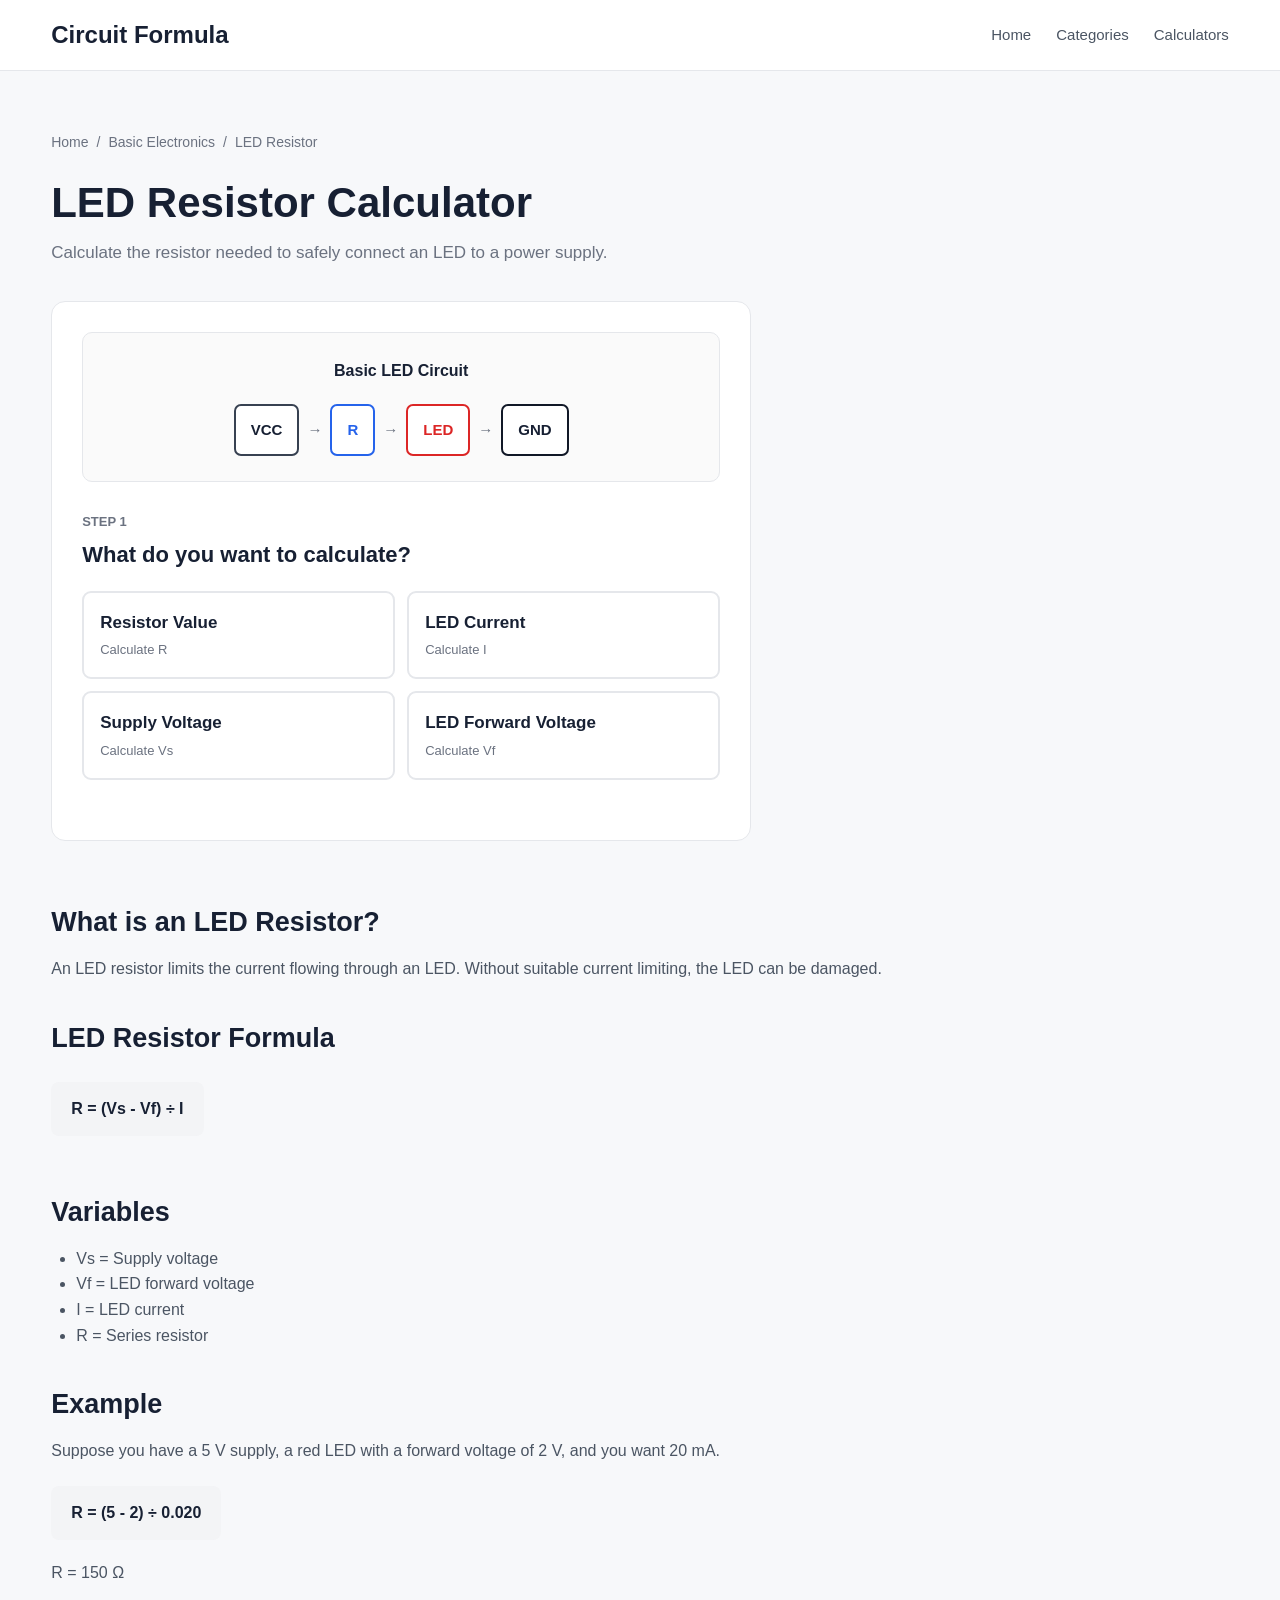
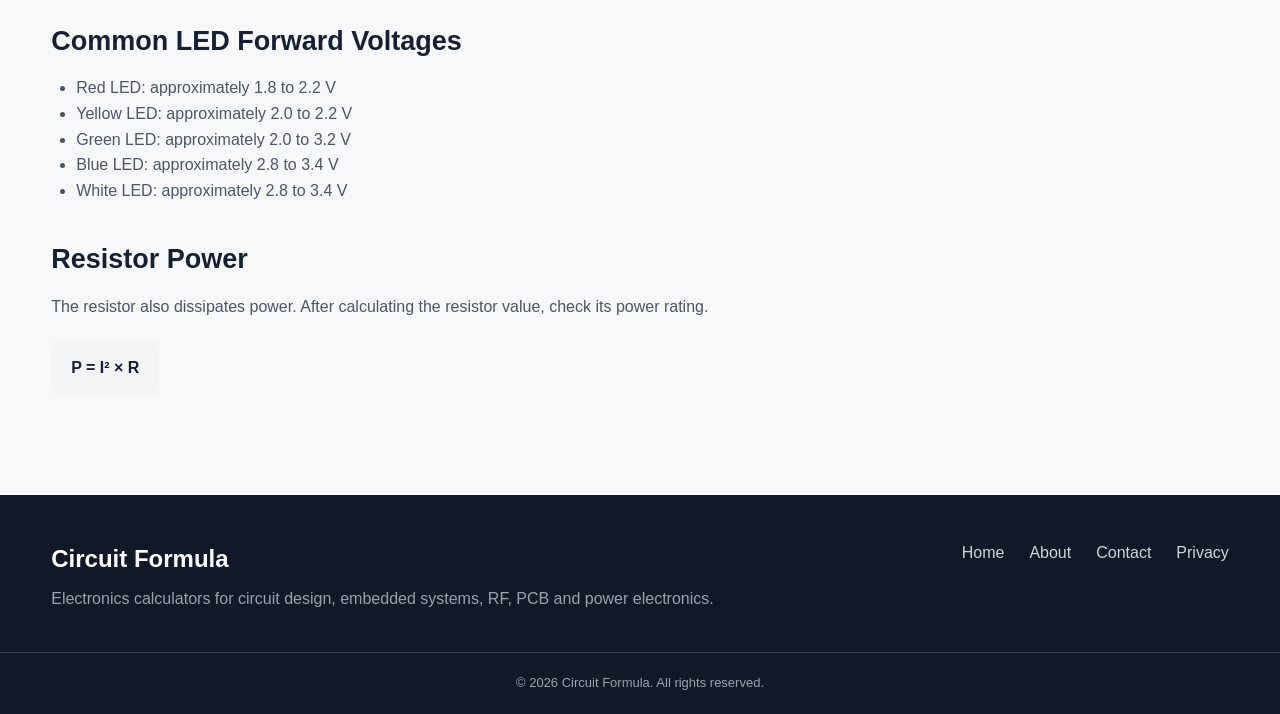
<file: calculators/led-resistor.html>
<!DOCTYPE html>
<html lang="en">

<head>

    <meta charset="UTF-8">

    <meta name="viewport" content="width=device-width, initial-scale=1.0">
        <link rel="icon" type="image/png" href="logo/favicon.png">

    <title>LED Resistor Calculator | Circuit Formula</title>

    <meta name="description"
          content="Calculate the resistor required for an LED circuit. Find LED resistor value, LED current, supply voltage or LED forward voltage.">

    <style>

        * {
            margin: 0;
            padding: 0;
            box-sizing: border-box;
        }

        body {
            font-family: Arial, Helvetica, sans-serif;
            background: #f7f8fa;
            color: #172033;
            line-height: 1.6;
        }

        a {
            text-decoration: none;
            color: inherit;
        }

        .container {
            width: min(1180px, 92%);
            margin: auto;
        }


        /* HEADER */

        .header {
            background: #ffffff;
            border-bottom: 1px solid #e5e7eb;
            position: sticky;
            top: 0;
            z-index: 100;
        }

        .nav {
            min-height: 70px;
            display: flex;
            align-items: center;
            justify-content: space-between;
        }

        .logo {
            font-size: 24px;
            font-weight: 800;
        }

        .nav-links {
            display: flex;
            gap: 25px;
        }

        .nav-links a {
            color: #4b5563;
            font-size: 15px;
        }

        .nav-links a:hover {
            color: #111827;
        }


        /* MAIN */

        .section {
            padding: 60px 0 80px;
        }

        .breadcrumb {
            display: flex;
            flex-wrap: wrap;
            gap: 8px;
            margin-bottom: 25px;
            font-size: 14px;
            color: #6b7280;
        }

        .breadcrumb a:hover {
            color: #111827;
            text-decoration: underline;
        }


        /* HEADING */

        .page-heading {
            margin-bottom: 35px;
        }

        .page-heading h1 {
            font-size: 42px;
            line-height: 1.2;
            margin-bottom: 10px;
        }

        .page-heading p {
            color: #6b7280;
            font-size: 17px;
        }


        /* CALCULATOR */

        .calculator-box {
            max-width: 700px;
            background: #ffffff;
            border: 1px solid #e5e7eb;
            border-radius: 14px;
            padding: 30px;
            margin-bottom: 60px;
        }


        /* STEP */

        .step {
            margin-bottom: 30px;
        }

        .step-number {
            font-size: 13px;
            font-weight: 700;
            color: #6b7280;
            margin-bottom: 5px;
        }

        .step h2 {
            font-size: 22px;
            margin-bottom: 18px;
        }


        /* OPTIONS */

        .calculation-options {
            display: grid;
            grid-template-columns: repeat(2, 1fr);
            gap: 12px;
        }

        .calculation-option {
            border: 2px solid #e5e7eb;
            border-radius: 9px;
            padding: 16px;
            cursor: pointer;
            background: #ffffff;
            transition: 0.2s;
        }

        .calculation-option:hover {
            border-color: #9ca3af;
        }

        .calculation-option.selected {
            border-color: #111827;
            background: #f3f4f6;
        }

        .calculation-option strong {
            display: block;
            font-size: 17px;
        }

        .calculation-option span {
            font-size: 13px;
            color: #6b7280;
        }


        /* CIRCUIT DIAGRAM */

        .circuit-box {
            background: #fafafa;
            border: 1px solid #e5e7eb;
            border-radius: 10px;
            padding: 25px;
            margin-bottom: 30px;
            text-align: center;
        }

        .circuit-title {
            font-weight: 700;
            margin-bottom: 20px;
        }

        .circuit {
            display: flex;
            align-items: center;
            justify-content: center;
            gap: 8px;
            flex-wrap: wrap;
            font-size: 15px;
        }

        .circuit-item {
            padding: 12px 15px;
            border: 2px solid #374151;
            border-radius: 7px;
            background: white;
            font-weight: 600;
        }

        .wire {
            font-weight: 700;
            color: #6b7280;
        }

        .led {
            border-color: #dc2626;
            color: #dc2626;
        }

        .resistor {
            border-color: #2563eb;
            color: #2563eb;
        }

        .ground {
            border-color: #111827;
        }


        /* INPUTS */

        .input-group {
            margin-bottom: 20px;
        }

        .input-group label {
            display: block;
            font-weight: 600;
            margin-bottom: 7px;
        }

        .input-help {
            display: block;
            font-size: 13px;
            color: #6b7280;
            margin-top: 4px;
        }

        .input-row {
            display: flex;
            align-items: center;
            gap: 10px;
        }

        .input-row input,
        .input-row select {
            flex: 1;
            width: 100%;
            padding: 13px;
            border: 1px solid #d1d5db;
            border-radius: 7px;
            font-size: 16px;
            outline: none;
            background: white;
        }

        .input-row input:focus,
        .input-row select:focus {
            border-color: #111827;
        }

        .unit {
            min-width: 35px;
            font-weight: 600;
            color: #6b7280;
        }


        /* BUTTONS */

        .calculate-button {
            width: 100%;
            padding: 14px;
            border: none;
            border-radius: 8px;
            background: #111827;
            color: white;
            font-size: 16px;
            font-weight: 600;
            cursor: pointer;
            margin-top: 10px;
        }

        .calculate-button:hover {
            background: #374151;
        }

        .reset-button {
            width: 100%;
            padding: 13px;
            border: none;
            border-radius: 8px;
            background: #e5e7eb;
            color: #111827;
            font-size: 15px;
            cursor: pointer;
            margin-top: 10px;
        }

        .reset-button:hover {
            background: #d1d5db;
        }


        /* RESULT */

        .result {
            margin-top: 25px;
            padding: 20px;
            border-radius: 9px;
            background: #f3f4f6;
            display: none;
        }

        .result.show {
            display: block;
        }

        .result-title {
            font-size: 14px;
            color: #6b7280;
            margin-bottom: 5px;
        }

        .result-value {
            font-size: 30px;
            font-weight: 700;
        }

        .result-formula {
            margin-top: 10px;
            color: #6b7280;
        }

        .result-extra {
            margin-top: 12px;
            color: #4b5563;
        }


        /* CONTENT */

        .content {
            max-width: 850px;
        }

        .content h2 {
            margin-top: 35px;
            margin-bottom: 12px;
            font-size: 27px;
        }

        .content h3 {
            margin-top: 25px;
            margin-bottom: 10px;
        }

        .content p {
            color: #4b5563;
            margin-bottom: 12px;
        }

        .content ul {
            padding-left: 25px;
            color: #4b5563;
        }

        .formula {
            display: inline-block;
            padding: 14px 20px;
            background: #f3f4f6;
            border-radius: 8px;
            font-weight: 700;
            margin: 10px 0 20px;
        }


        /* FOOTER */

        .footer {
            background: #111827;
            color: white;
            padding-top: 45px;
        }

        .footer-content {
            display: flex;
            justify-content: space-between;
            gap: 30px;
        }

        .footer p {
            color: #9ca3af;
            margin-top: 8px;
        }

        .footer-links {
            display: flex;
            gap: 25px;
            flex-wrap: wrap;
        }

        .footer-links a {
            color: #d1d5db;
        }

        .copyright {
            margin-top: 40px;
            padding: 20px;
            text-align: center;
            border-top: 1px solid #374151;
            color: #9ca3af;
            font-size: 13px;
        }


        /* MOBILE */

        @media (max-width: 650px) {

            .nav-links {
                display: none;
            }

            .page-heading h1 {
                font-size: 34px;
            }

            .calculator-box {
                padding: 20px;
            }

            .calculation-options {
                grid-template-columns: 1fr;
            }

            .circuit {
                flex-direction: column;
            }

            .wire {
                transform: rotate(90deg);
            }

            .footer-content {
                flex-direction: column;
            }

        }

    </style>

</head>


<body>


<header class="header">

    <div class="container nav">

        <a href="../index.html" class="logo">
            Circuit Formula
        </a>

        <nav class="nav-links">

            <a href="../index.html">
                Home
            </a>

            <a href="../index.html#categories">
                Categories
            </a>

            <a href="../index.html#calculators">
                Calculators
            </a>

        </nav>

    </div>

</header>


<main>

<section class="section">

<div class="container">


    <!-- BREADCRUMB -->

    <div class="breadcrumb">

        <a href="../index.html">
            Home
        </a>

        <span>/</span>

        <a href="../index.html#categories">
            Basic Electronics
        </a>

        <span>/</span>

        <span>
            LED Resistor
        </span>

    </div>


    <!-- HEADING -->

    <div class="page-heading">

        <h1>
            LED Resistor Calculator
        </h1>

        <p>
            Calculate the resistor needed to safely connect an LED to a power supply.
        </p>

    </div>


    <!-- CALCULATOR -->

    <div class="calculator-box">


        <!-- CIRCUIT -->

        <div class="circuit-box">

            <div class="circuit-title">
                Basic LED Circuit
            </div>

            <div class="circuit">

                <div class="circuit-item">
                    VCC
                </div>

                <div class="wire">
                    →
                </div>

                <div class="circuit-item resistor">
                    R
                </div>

                <div class="wire">
                    →
                </div>

                <div class="circuit-item led">
                    LED
                </div>

                <div class="wire">
                    →
                </div>

                <div class="circuit-item ground">
                    GND
                </div>

            </div>

        </div>


        <!-- STEP 1 -->

        <div class="step">

            <div class="step-number">
                STEP 1
            </div>

            <h2>
                What do you want to calculate?
            </h2>


            <div class="calculation-options">


                <div
                    class="calculation-option"
                    onclick="selectCalculation('resistor', this)">

                    <strong>
                        Resistor Value
                    </strong>

                    <span>
                        Calculate R
                    </span>

                </div>


                <div
                    class="calculation-option"
                    onclick="selectCalculation('current', this)">

                    <strong>
                        LED Current
                    </strong>

                    <span>
                        Calculate I
                    </span>

                </div>


                <div
                    class="calculation-option"
                    onclick="selectCalculation('supply', this)">

                    <strong>
                        Supply Voltage
                    </strong>

                    <span>
                        Calculate Vs
                    </span>

                </div>


                <div
                    class="calculation-option"
                    onclick="selectCalculation('forward', this)">

                    <strong>
                        LED Forward Voltage
                    </strong>

                    <span>
                        Calculate Vf
                    </span>

                </div>


            </div>

        </div>


        <!-- STEP 2 -->

        <div
            class="step"
            id="inputsSection"
            style="display:none;">

            <div class="step-number">
                STEP 2
            </div>

            <h2>
                Enter the values you know
            </h2>


            <!-- SUPPLY VOLTAGE -->

            <div
                class="input-group"
                id="supplyGroup">

                <label for="supplyVoltage">
                    Supply Voltage
                </label>

                <div class="input-row">

                    <input
                        type="number"
                        id="supplyVoltage"
                        placeholder="Example: 5"
                        step="any"
                        min="0">

                    <span class="unit">
                        V
                    </span>

                </div>

                <span class="input-help">
                    Voltage provided by your power supply or microcontroller.
                </span>

            </div>


            <!-- FORWARD VOLTAGE -->

            <div
                class="input-group"
                id="forwardGroup">

                <label for="forwardVoltage">
                    LED Forward Voltage
                </label>

                <div class="input-row">

                    <input
                        type="number"
                        id="forwardVoltage"
                        placeholder="Example: 2"
                        step="any"
                        min="0">

                    <span class="unit">
                        V
                    </span>

                </div>

                <span class="input-help">
                    Typical red LED: about 2 V. Blue or white LED: about 3 V.
                </span>

            </div>


            <!-- CURRENT -->

            <div
                class="input-group"
                id="currentGroup">

                <label for="ledCurrent">
                    LED Current
                </label>

                <div class="input-row">

                    <input
                        type="number"
                        id="ledCurrent"
                        placeholder="Example: 20"
                        step="any"
                        min="0">

                    <span class="unit">
                        mA
                    </span>

                </div>

                <span class="input-help">
                    Enter the desired LED current.
                </span>

            </div>


            <!-- RESISTOR -->

            <div
                class="input-group"
                id="resistorGroup">

                <label for="resistor">
                    Resistor
                </label>

                <div class="input-row">

                    <input
                        type="number"
                        id="resistor"
                        placeholder="Example: 150"
                        step="any"
                        min="0">

                    <span class="unit">
                        Ω
                    </span>

                </div>

            </div>


            <button
                class="calculate-button"
                onclick="calculate()">

                Calculate

            </button>


            <button
                class="reset-button"
                onclick="resetCalculator()">

                Reset

            </button>


        </div>


        <!-- RESULT -->

        <div
            id="result"
            class="result">

            <div class="result-title">
                Result
            </div>

            <div
                id="resultValue"
                class="result-value">
            </div>

            <div
                id="resultFormula"
                class="result-formula">
            </div>

            <div
                id="resultExtra"
                class="result-extra">
            </div>

        </div>


    </div>


    <!-- INFORMATION -->

    <article class="content">


        <h2>
            What is an LED Resistor?
        </h2>

        <p>
            An LED resistor limits the current flowing through an LED.
            Without suitable current limiting, the LED can be damaged.
        </p>


        <h2>
            LED Resistor Formula
        </h2>

        <div class="formula">
            R = (Vs - Vf) ÷ I
        </div>


        <h2>
            Variables
        </h2>

        <ul>

            <li>
                Vs = Supply voltage
            </li>

            <li>
                Vf = LED forward voltage
            </li>

            <li>
                I = LED current
            </li>

            <li>
                R = Series resistor
            </li>

        </ul>


        <h2>
            Example
        </h2>

        <p>
            Suppose you have a 5 V supply, a red LED with
            a forward voltage of 2 V, and you want 20 mA.
        </p>

        <div class="formula">
            R = (5 - 2) ÷ 0.020
        </div>

        <p>
            R = 150 Ω
        </p>


        <h2>
            Common LED Forward Voltages
        </h2>

        <ul>

            <li>
                Red LED: approximately 1.8 to 2.2 V
            </li>

            <li>
                Yellow LED: approximately 2.0 to 2.2 V
            </li>

            <li>
                Green LED: approximately 2.0 to 3.2 V
            </li>

            <li>
                Blue LED: approximately 2.8 to 3.4 V
            </li>

            <li>
                White LED: approximately 2.8 to 3.4 V
            </li>

        </ul>


        <h2>
            Resistor Power
        </h2>

        <p>
            The resistor also dissipates power. After calculating
            the resistor value, check its power rating.
        </p>

        <div class="formula">
            P = I² × R
        </div>


    </article>


</div>

</section>

</main>


<footer class="footer">

    <div class="container footer-content">

        <div>

            <div class="logo">
                Circuit Formula
            </div>

            <p>
                Electronics calculators for circuit design,
                embedded systems, RF, PCB and power electronics.
            </p>

        </div>


        <div class="footer-links">

            <a href="../index.html">
                Home
            </a>

            <a href="../about.html">
                About
            </a>

            <a href="../contact.html">
                Contact
            </a>

            <a href="../privacy.html">
                Privacy
            </a>

        </div>

    </div>


    <div class="copyright">

        © 2026 Circuit Formula. All rights reserved.

    </div>

</footer>


<script>

let selectedCalculation = "";


function selectCalculation(type, element) {

    selectedCalculation = type;


    document
        .querySelectorAll(".calculation-option")
        .forEach(function(option) {

            option.classList.remove("selected");

        });


    element.classList.add("selected");


    document.getElementById("inputsSection").style.display = "block";


    hideAllInputs();


    if (type === "resistor") {

        showInput("supplyGroup");
        showInput("forwardGroup");
        showInput("currentGroup");

    }


    else if (type === "current") {

        showInput("supplyGroup");
        showInput("forwardGroup");
        showInput("resistorGroup");

    }


    else if (type === "supply") {

        showInput("forwardGroup");
        showInput("currentGroup");
        showInput("resistorGroup");

    }


    else if (type === "forward") {

        showInput("supplyGroup");
        showInput("currentGroup");
        showInput("resistorGroup");

    }


    document
        .getElementById("result")
        .classList.remove("show");

}


function hideAllInputs() {

    document.getElementById("supplyGroup").style.display = "none";

    document.getElementById("forwardGroup").style.display = "none";

    document.getElementById("currentGroup").style.display = "none";

    document.getElementById("resistorGroup").style.display = "none";

}


function showInput(id) {

    document.getElementById(id).style.display = "block";

}


function calculate() {

    const Vs =
        parseFloat(
            document.getElementById("supplyVoltage").value
        );

    const Vf =
        parseFloat(
            document.getElementById("forwardVoltage").value
        );

    const currentMA =
        parseFloat(
            document.getElementById("ledCurrent").value
        );

    const R =
        parseFloat(
            document.getElementById("resistor").value
        );


    const I =
        currentMA / 1000;


    let answer;

    let unit;

    let formula;

    let extra = "";


    /* RESISTOR */

    if (selectedCalculation === "resistor") {

        if (
            isNaN(Vs) ||
            isNaN(Vf) ||
            isNaN(currentMA)
        ) {

            showError(
                "Please enter supply voltage, LED forward voltage and LED current."
            );

            return;
        }


        if (Vs <= Vf) {

            showError(
                "Supply voltage must be greater than LED forward voltage."
            );

            return;
        }


        if (I <= 0) {

            showError(
                "LED current must be greater than zero."
            );

            return;
        }


        answer =
            (Vs - Vf) / I;

        unit = "Ω";


        formula =
            "R = (Vs - Vf) ÷ I = (" +
            Vs +
            " - " +
            Vf +
            ") ÷ " +
            currentMA +
            " mA";


        const power =
            I * I * answer;


        extra =
            "Resistor power = " +
            formatNumber(power) +
            " W. Choose a resistor with a suitable power rating.";

    }


    /* CURRENT */

    else if (selectedCalculation === "current") {

        if (
            isNaN(Vs) ||
            isNaN(Vf) ||
            isNaN(R)
        ) {

            showError(
                "Please enter supply voltage, LED forward voltage and resistor value."
            );

            return;
        }


        if (Vs <= Vf) {

            showError(
                "Supply voltage must be greater than LED forward voltage."
            );

            return;
        }


        if (R <= 0) {

            showError(
                "Resistor must be greater than zero."
            );

            return;
        }


        const current =
            (Vs - Vf) / R;


        answer =
            current * 1000;

        unit = "mA";


        formula =
            "I = (Vs - Vf) ÷ R";


        const power =
            current * current * R;


        extra =
            "Resistor power = " +
            formatNumber(power) +
            " W.";

    }


    /* SUPPLY VOLTAGE */

    else if (selectedCalculation === "supply") {

        if (
            isNaN(Vf) ||
            isNaN(currentMA) ||
            isNaN(R)
        ) {

            showError(
                "Please enter LED forward voltage, LED current and resistor value."
            );

            return;
        }


        if (I <= 0 || R <= 0) {

            showError(
                "Current and resistor must be greater than zero."
            );

            return;
        }


        answer =
            Vf + (I * R);

        unit = "V";


        formula =
            "Vs = Vf + (I × R)";

    }


    /* FORWARD VOLTAGE */

    else if (selectedCalculation === "forward") {

        if (
            isNaN(Vs) ||
            isNaN(currentMA) ||
            isNaN(R)
        ) {

            showError(
                "Please enter supply voltage, LED current and resistor value."
            );

            return;
        }


        if (I <= 0 || R <= 0) {

            showError(
                "Current and resistor must be greater than zero."
            );

            return;
        }


        answer =
            Vs - (I * R);

        unit = "V";


        formula =
            "Vf = Vs - (I × R)";

    }


    else {

        showError(
            "Please select what you want to calculate."
        );

        return;

    }


    document.getElementById("resultValue").textContent =
        formatNumber(answer) + " " + unit;


    document.getElementById("resultFormula").textContent =
        formula;


    document.getElementById("resultExtra").textContent =
        extra;


    document
        .getElementById("result")
        .classList.add("show");

}


function showError(message) {

    document.getElementById("resultValue").textContent =
        "Check your input";

    document.getElementById("resultFormula").textContent =
        message;

    document.getElementById("resultExtra").textContent =
        "";


    document
        .getElementById("result")
        .classList.add("show");

}


function formatNumber(value) {

    if (!Number.isFinite(value)) {
        return "Invalid";
    }


    if (Math.abs(value) >= 1000000) {

        return value.toExponential(4);

    }


    return Number(
        value.toFixed(6)
    ).toString();

}


function resetCalculator() {

    selectedCalculation = "";


    document.getElementById("supplyVoltage").value = "";

    document.getElementById("forwardVoltage").value = "";

    document.getElementById("ledCurrent").value = "";

    document.getElementById("resistor").value = "";


    hideAllInputs();


    document.getElementById("inputsSection").style.display = "none";


    document
        .querySelectorAll(".calculation-option")
        .forEach(function(option) {

            option.classList.remove("selected");

        });


    document
        .getElementById("result")
        .classList.remove("show");

}

</script>


</body>

</html>
</file>
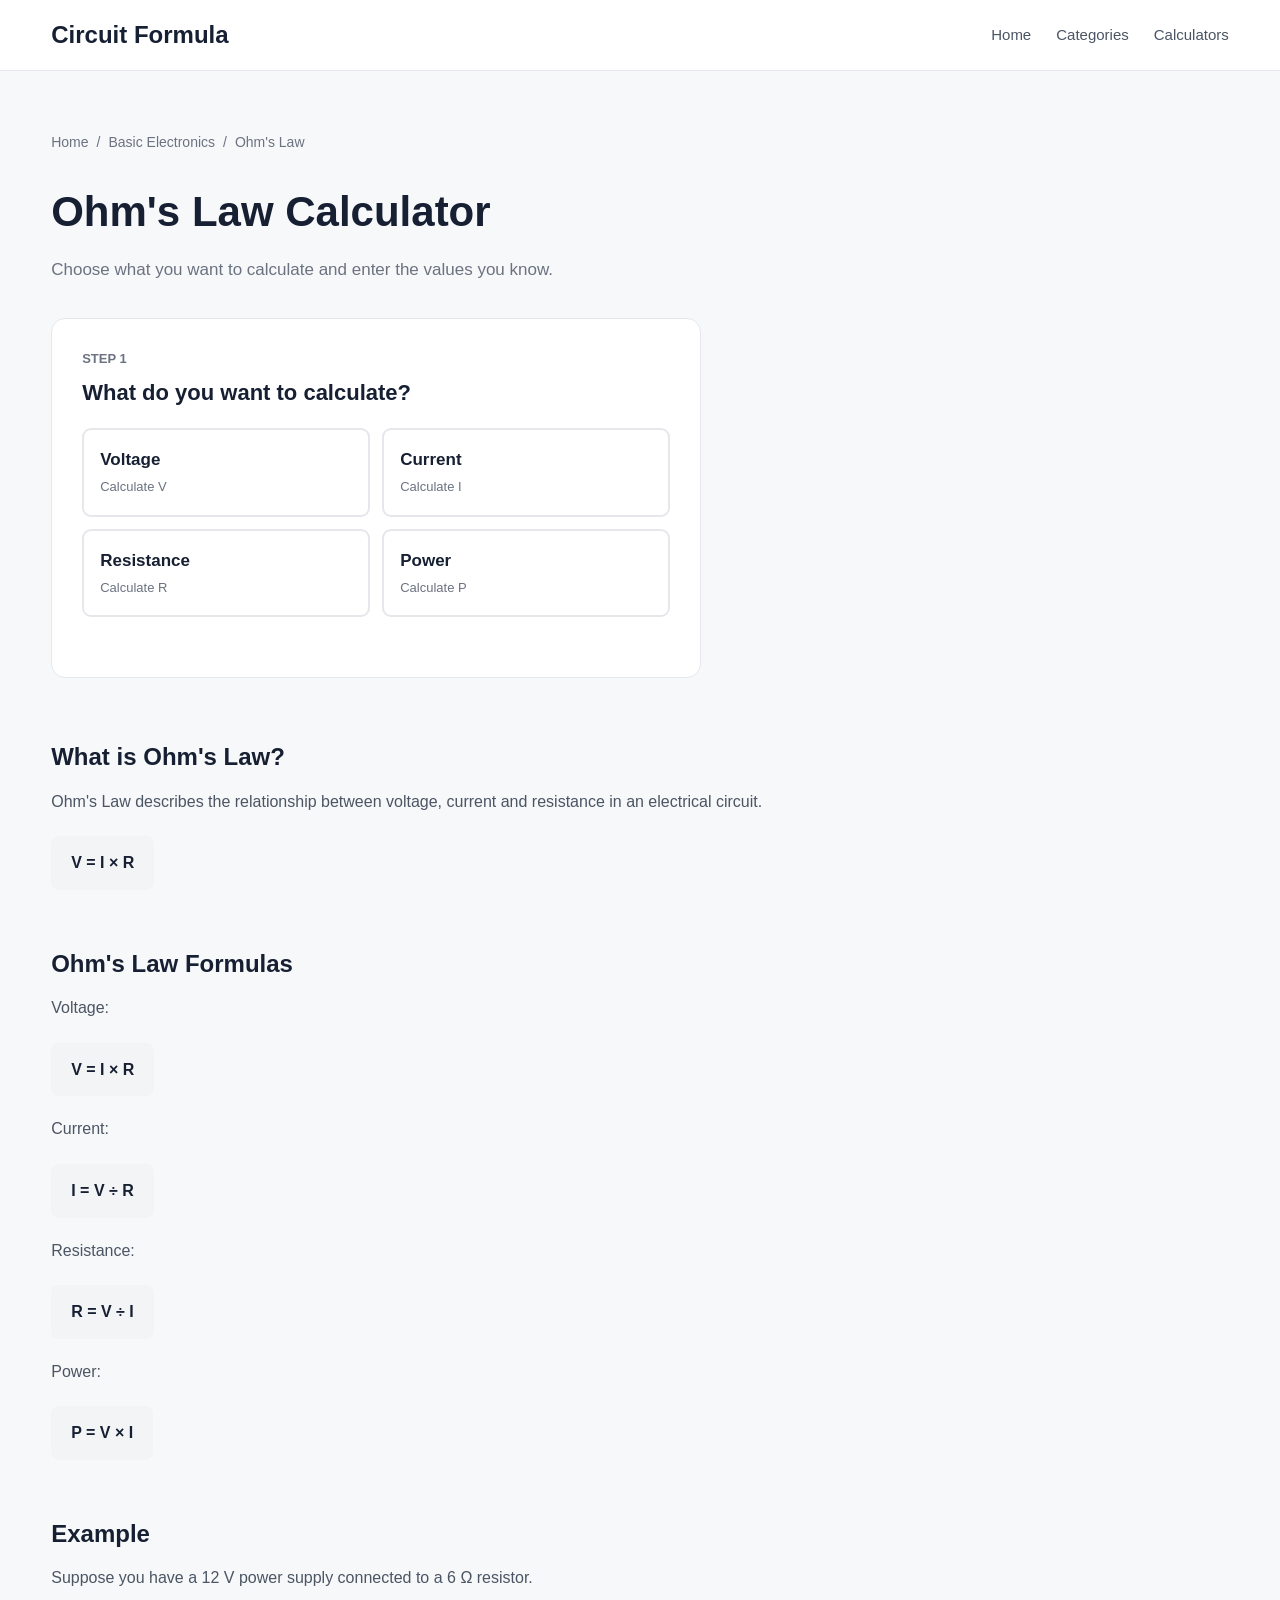
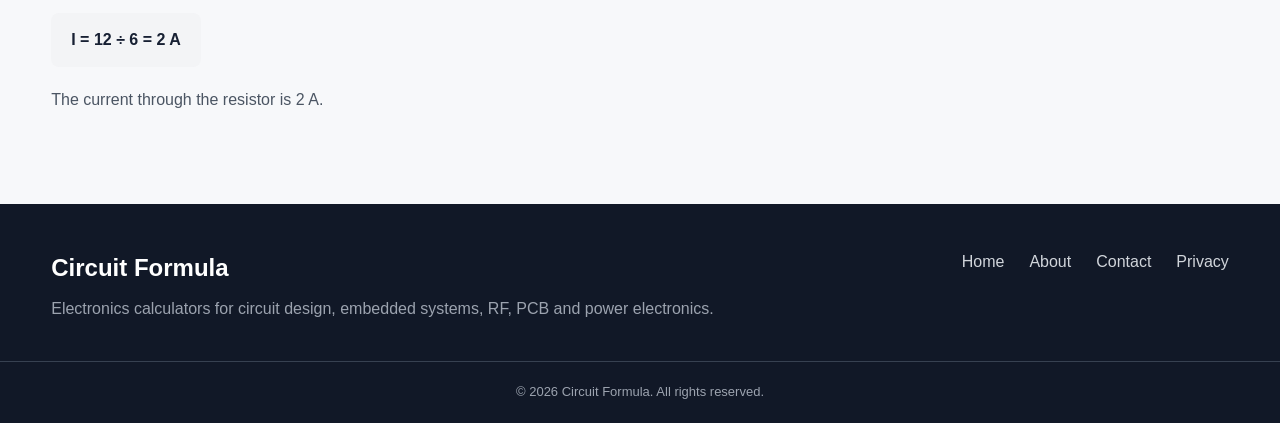
<file: calculators/ohms-law.html>
<!DOCTYPE html>
<html lang="en">

<head>

    <meta charset="UTF-8">

    <meta name="viewport" content="width=device-width, initial-scale=1.0">
        <link rel="icon" type="image/png" href="logo/favicon.png">

    <title>Ohm's Law Calculator | Circuit Formula</title>

    <meta name="description"
          content="Easy Ohm's Law calculator. Calculate voltage, current, resistance or power with Circuit Formula.">

    <style>

        * {
            margin: 0;
            padding: 0;
            box-sizing: border-box;
        }

        body {
            font-family: Arial, Helvetica, sans-serif;
            background: #f7f8fa;
            color: #172033;
            line-height: 1.6;
        }

        a {
            text-decoration: none;
            color: inherit;
        }

        .container {
            width: min(1180px, 92%);
            margin: auto;
        }


        /* HEADER */

        .header {
            background: #ffffff;
            border-bottom: 1px solid #e5e7eb;
            position: sticky;
            top: 0;
            z-index: 100;
        }

        .nav {
            min-height: 70px;
            display: flex;
            align-items: center;
            justify-content: space-between;
        }

        .logo {
            font-size: 24px;
            font-weight: 800;
        }

        .nav-links {
            display: flex;
            gap: 25px;
        }

        .nav-links a {
            color: #4b5563;
            font-size: 15px;
        }


        /* MAIN */

        .section {
            padding: 60px 0 80px;
        }

        .breadcrumb {
            display: flex;
            gap: 8px;
            margin-bottom: 25px;
            font-size: 14px;
            color: #6b7280;
        }

        .page-heading {
            margin-bottom: 35px;
        }

        .page-heading h1 {
            font-size: 42px;
            margin-bottom: 10px;
        }

        .page-heading p {
            color: #6b7280;
            font-size: 17px;
        }


        /* CALCULATOR */

        .calculator-box {
            max-width: 650px;
            background: white;
            border: 1px solid #e5e7eb;
            border-radius: 14px;
            padding: 30px;
            margin-bottom: 60px;
        }


        /* STEP */

        .step {
            margin-bottom: 30px;
        }

        .step-number {
            font-size: 13px;
            font-weight: 700;
            color: #6b7280;
            margin-bottom: 5px;
        }

        .step h2 {
            font-size: 22px;
            margin-bottom: 18px;
        }


        /* CALCULATION OPTIONS */

        .calculation-options {
            display: grid;
            grid-template-columns: repeat(2, 1fr);
            gap: 12px;
        }

        .calculation-option {
            border: 2px solid #e5e7eb;
            border-radius: 9px;
            padding: 16px;
            cursor: pointer;
            background: white;
            transition: 0.2s;
        }

        .calculation-option:hover {
            border-color: #9ca3af;
        }

        .calculation-option.selected {
            border-color: #111827;
            background: #f3f4f6;
        }

        .calculation-option strong {
            display: block;
            font-size: 17px;
        }

        .calculation-option span {
            font-size: 13px;
            color: #6b7280;
        }


        /* INPUTS */

        .input-group {
            margin-bottom: 20px;
        }

        .input-group label {
            display: block;
            font-weight: 600;
            margin-bottom: 7px;
        }

        .input-row {
            display: flex;
            align-items: center;
            gap: 10px;
        }

        .input-row input {
            flex: 1;
            padding: 13px;
            border: 1px solid #d1d5db;
            border-radius: 7px;
            font-size: 16px;
            outline: none;
        }

        .input-row input:focus {
            border-color: #111827;
        }

        .unit {
            width: 35px;
            font-weight: 600;
            color: #6b7280;
        }


        /* CALCULATE BUTTON */

        .calculate-button {
            width: 100%;
            padding: 14px;
            border: none;
            border-radius: 8px;
            background: #111827;
            color: white;
            font-size: 16px;
            font-weight: 600;
            cursor: pointer;
            margin-top: 10px;
        }

        .calculate-button:hover {
            background: #374151;
        }

        .reset-button {
            width: 100%;
            padding: 13px;
            border: none;
            border-radius: 8px;
            background: #e5e7eb;
            color: #111827;
            font-size: 15px;
            cursor: pointer;
            margin-top: 10px;
        }


        /* RESULT */

        .result {
            margin-top: 25px;
            padding: 20px;
            border-radius: 9px;
            background: #f3f4f6;
            display: none;
        }

        .result.show {
            display: block;
        }

        .result-title {
            font-size: 14px;
            color: #6b7280;
            margin-bottom: 5px;
        }

        .result-value {
            font-size: 30px;
            font-weight: 700;
        }

        .result-formula {
            margin-top: 10px;
            color: #6b7280;
        }


        /* INFORMATION */

        .content {
            max-width: 800px;
        }

        .content h2 {
            margin-top: 35px;
            margin-bottom: 12px;
        }

        .content p {
            color: #4b5563;
            margin-bottom: 12px;
        }

        .formula {
            display: inline-block;
            padding: 14px 20px;
            background: #f3f4f6;
            border-radius: 8px;
            font-weight: 700;
            margin: 10px 0 20px;
        }


        /* FOOTER */

        .footer {
            background: #111827;
            color: white;
            padding-top: 45px;
        }

        .footer-content {
            display: flex;
            justify-content: space-between;
            gap: 30px;
        }

        .footer p {
            color: #9ca3af;
            margin-top: 8px;
        }

        .footer-links {
            display: flex;
            gap: 25px;
        }

        .footer-links a {
            color: #d1d5db;
        }

        .copyright {
            margin-top: 40px;
            padding: 20px;
            text-align: center;
            border-top: 1px solid #374151;
            color: #9ca3af;
            font-size: 13px;
        }


        /* MOBILE */

        @media (max-width: 650px) {

            .nav-links {
                display: none;
            }

            .page-heading h1 {
                font-size: 34px;
            }

            .calculator-box {
                padding: 20px;
            }

            .calculation-options {
                grid-template-columns: 1fr;
            }

            .footer-content {
                flex-direction: column;
            }

            .footer-links {
                flex-wrap: wrap;
            }

        }

    </style>

</head>


<body>


<header class="header">

    <div class="container nav">

        <a href="../index.html" class="logo">
            Circuit Formula
        </a>

        <nav class="nav-links">

            <a href="../index.html">
                Home
            </a>

            <a href="../index.html#categories">
                Categories
            </a>

            <a href="../index.html#calculators">
                Calculators
            </a>

        </nav>

    </div>

</header>


<main>

<section class="section">

<div class="container">


    <div class="breadcrumb">

        <a href="../index.html">
            Home
        </a>

        <span>/</span>

        <span>Basic Electronics</span>

        <span>/</span>

        <span>Ohm's Law</span>

    </div>


    <div class="page-heading">

        <h1>
            Ohm's Law Calculator
        </h1>

        <p>
            Choose what you want to calculate and enter the values you know.
        </p>

    </div>


    <div class="calculator-box">


        <!-- STEP 1 -->

        <div class="step">

            <div class="step-number">
                STEP 1
            </div>

            <h2>
                What do you want to calculate?
            </h2>


            <div class="calculation-options">


                <div
                    class="calculation-option"
                    onclick="selectCalculation('voltage', this)">

                    <strong>
                        Voltage
                    </strong>

                    <span>
                        Calculate V
                    </span>

                </div>


                <div
                    class="calculation-option"
                    onclick="selectCalculation('current', this)">

                    <strong>
                        Current
                    </strong>

                    <span>
                        Calculate I
                    </span>

                </div>


                <div
                    class="calculation-option"
                    onclick="selectCalculation('resistance', this)">

                    <strong>
                        Resistance
                    </strong>

                    <span>
                        Calculate R
                    </span>

                </div>


                <div
                    class="calculation-option"
                    onclick="selectCalculation('power', this)">

                    <strong>
                        Power
                    </strong>

                    <span>
                        Calculate P
                    </span>

                </div>


            </div>

        </div>


        <!-- STEP 2 -->

        <div
            class="step"
            id="inputsSection"
            style="display:none;">

            <div class="step-number">
                STEP 2
            </div>

            <h2>
                Enter the values you know
            </h2>


            <!-- VOLTAGE -->

            <div
                class="input-group"
                id="voltageGroup">

                <label for="voltage">
                    Voltage
                </label>

                <div class="input-row">

                    <input
                        type="number"
                        id="voltage"
                        placeholder="Enter voltage"
                        step="any"
                        min="0">

                    <span class="unit">
                        V
                    </span>

                </div>

            </div>


            <!-- CURRENT -->

            <div
                class="input-group"
                id="currentGroup">

                <label for="current">
                    Current
                </label>

                <div class="input-row">

                    <input
                        type="number"
                        id="current"
                        placeholder="Enter current"
                        step="any"
                        min="0">

                    <span class="unit">
                        A
                    </span>

                </div>

            </div>


            <!-- RESISTANCE -->

            <div
                class="input-group"
                id="resistanceGroup">

                <label for="resistance">
                    Resistance
                </label>

                <div class="input-row">

                    <input
                        type="number"
                        id="resistance"
                        placeholder="Enter resistance"
                        step="any"
                        min="0">

                    <span class="unit">
                        Ω
                    </span>

                </div>

            </div>


            <button
                class="calculate-button"
                onclick="calculate()">

                Calculate

            </button>


            <button
                class="reset-button"
                onclick="resetCalculator()">

                Reset

            </button>


        </div>


        <!-- RESULT -->

        <div
            id="result"
            class="result">

            <div class="result-title">
                Result
            </div>

            <div
                id="resultValue"
                class="result-value">
            </div>

            <div
                id="resultFormula"
                class="result-formula">
            </div>

        </div>


    </div>


    <!-- INFORMATION -->

    <article class="content">

        <h2>
            What is Ohm's Law?
        </h2>

        <p>
            Ohm's Law describes the relationship between
            voltage, current and resistance in an electrical circuit.
        </p>


        <div class="formula">
            V = I × R
        </div>


        <h2>
            Ohm's Law Formulas
        </h2>

        <p>
            Voltage:
        </p>

        <div class="formula">
            V = I × R
        </div>


        <p>
            Current:
        </p>

        <div class="formula">
            I = V ÷ R
        </div>


        <p>
            Resistance:
        </p>

        <div class="formula">
            R = V ÷ I
        </div>


        <p>
            Power:
        </p>

        <div class="formula">
            P = V × I
        </div>


        <h2>
            Example
        </h2>

        <p>
            Suppose you have a 12 V power supply
            connected to a 6 Ω resistor.
        </p>

        <div class="formula">
            I = 12 ÷ 6 = 2 A
        </div>

        <p>
            The current through the resistor is 2 A.
        </p>

    </article>


</div>

</section>

</main>


<footer class="footer">

    <div class="container footer-content">

        <div>

            <div class="logo">
                Circuit Formula
            </div>

            <p>
                Electronics calculators for circuit design,
                embedded systems, RF, PCB and power electronics.
            </p>

        </div>


        <div class="footer-links">

            <a href="../index.html">
                Home
            </a>

            <a href="../about.html">
                About
            </a>

            <a href="../contact.html">
                Contact
            </a>

            <a href="../privacy.html">
                Privacy
            </a>

        </div>

    </div>


    <div class="copyright">

        © 2026 Circuit Formula. All rights reserved.

    </div>

</footer>


<script>

let selectedCalculation = "";


function selectCalculation(type, element) {

    selectedCalculation = type;


    document
        .querySelectorAll(".calculation-option")
        .forEach(function(option) {

            option.classList.remove("selected");

        });


    element.classList.add("selected");


    document.getElementById("inputsSection").style.display = "block";


    hideAllInputs();


    if (type === "voltage") {

        showInput("currentGroup");
        showInput("resistanceGroup");

    }


    else if (type === "current") {

        showInput("voltageGroup");
        showInput("resistanceGroup");

    }


    else if (type === "resistance") {

        showInput("voltageGroup");
        showInput("currentGroup");

    }


    else if (type === "power") {

        showInput("voltageGroup");
        showInput("currentGroup");

    }


    document
        .getElementById("result")
        .classList.remove("show");

}


function hideAllInputs() {

    document.getElementById("voltageGroup").style.display = "none";

    document.getElementById("currentGroup").style.display = "none";

    document.getElementById("resistanceGroup").style.display = "none";

}


function showInput(id) {

    document.getElementById(id).style.display = "block";

}


function calculate() {

    const V =
        parseFloat(
            document.getElementById("voltage").value
        );

    const I =
        parseFloat(
            document.getElementById("current").value
        );

    const R =
        parseFloat(
            document.getElementById("resistance").value
        );


    let answer;

    let unit;

    let formula;


    if (selectedCalculation === "voltage") {

        if (isNaN(I) || isNaN(R)) {

            showError(
                "Please enter current and resistance."
            );

            return;
        }


        if (R === 0) {

            showError(
                "Resistance cannot be zero."
            );

            return;
        }


        answer = I * R;

        unit = "V";

        formula =
            "V = I × R = " +
            formatNumber(I) +
            " × " +
            formatNumber(R);


    }


    else if (selectedCalculation === "current") {

        if (isNaN(V) || isNaN(R)) {

            showError(
                "Please enter voltage and resistance."
            );

            return;
        }


        if (R === 0) {

            showError(
                "Resistance cannot be zero."
            );

            return;
        }


        answer = V / R;

        unit = "A";

        formula =
            "I = V ÷ R = " +
            formatNumber(V) +
            " ÷ " +
            formatNumber(R);

    }


    else if (selectedCalculation === "resistance") {

        if (isNaN(V) || isNaN(I)) {

            showError(
                "Please enter voltage and current."
            );

            return;
        }


        if (I === 0) {

            showError(
                "Current cannot be zero."
            );

            return;
        }


        answer = V / I;

        unit = "Ω";

        formula =
            "R = V ÷ I = " +
            formatNumber(V) +
            " ÷ " +
            formatNumber(I);

    }


    else if (selectedCalculation === "power") {

        if (isNaN(V) || isNaN(I)) {

            showError(
                "Please enter voltage and current."
            );

            return;
        }


        answer = V * I;

        unit = "W";

        formula =
            "P = V × I = " +
            formatNumber(V) +
            " × " +
            formatNumber(I);

    }


    else {

        showError(
            "Please select what you want to calculate."
        );

        return;
    }


    document.getElementById("resultValue").textContent =
        formatNumber(answer) + " " + unit;


    document.getElementById("resultFormula").textContent =
        formula;


    document
        .getElementById("result")
        .classList.add("show");

}


function showError(message) {

    document.getElementById("resultValue").textContent =
        "Check your input";

    document.getElementById("resultFormula").textContent =
        message;


    document
        .getElementById("result")
        .classList.add("show");

}


function formatNumber(value) {

    if (!Number.isFinite(value)) {
        return "Invalid";
    }


    if (
        Math.abs(value) >= 1000000 ||
        (
            Math.abs(value) > 0 &&
            Math.abs(value) < 0.000001
        )
    ) {

        return value.toExponential(4);

    }


    return Number(
        value.toFixed(6)
    ).toString();

}


function resetCalculator() {

    selectedCalculation = "";


    document.getElementById("voltage").value = "";

    document.getElementById("current").value = "";

    document.getElementById("resistance").value = "";


    hideAllInputs();


    document.getElementById("inputsSection").style.display = "none";


    document
        .querySelectorAll(".calculation-option")
        .forEach(function(option) {

            option.classList.remove("selected");

        });


    document
        .getElementById("result")
        .classList.remove("show");

}

</script>


</body>

</html>
</file>
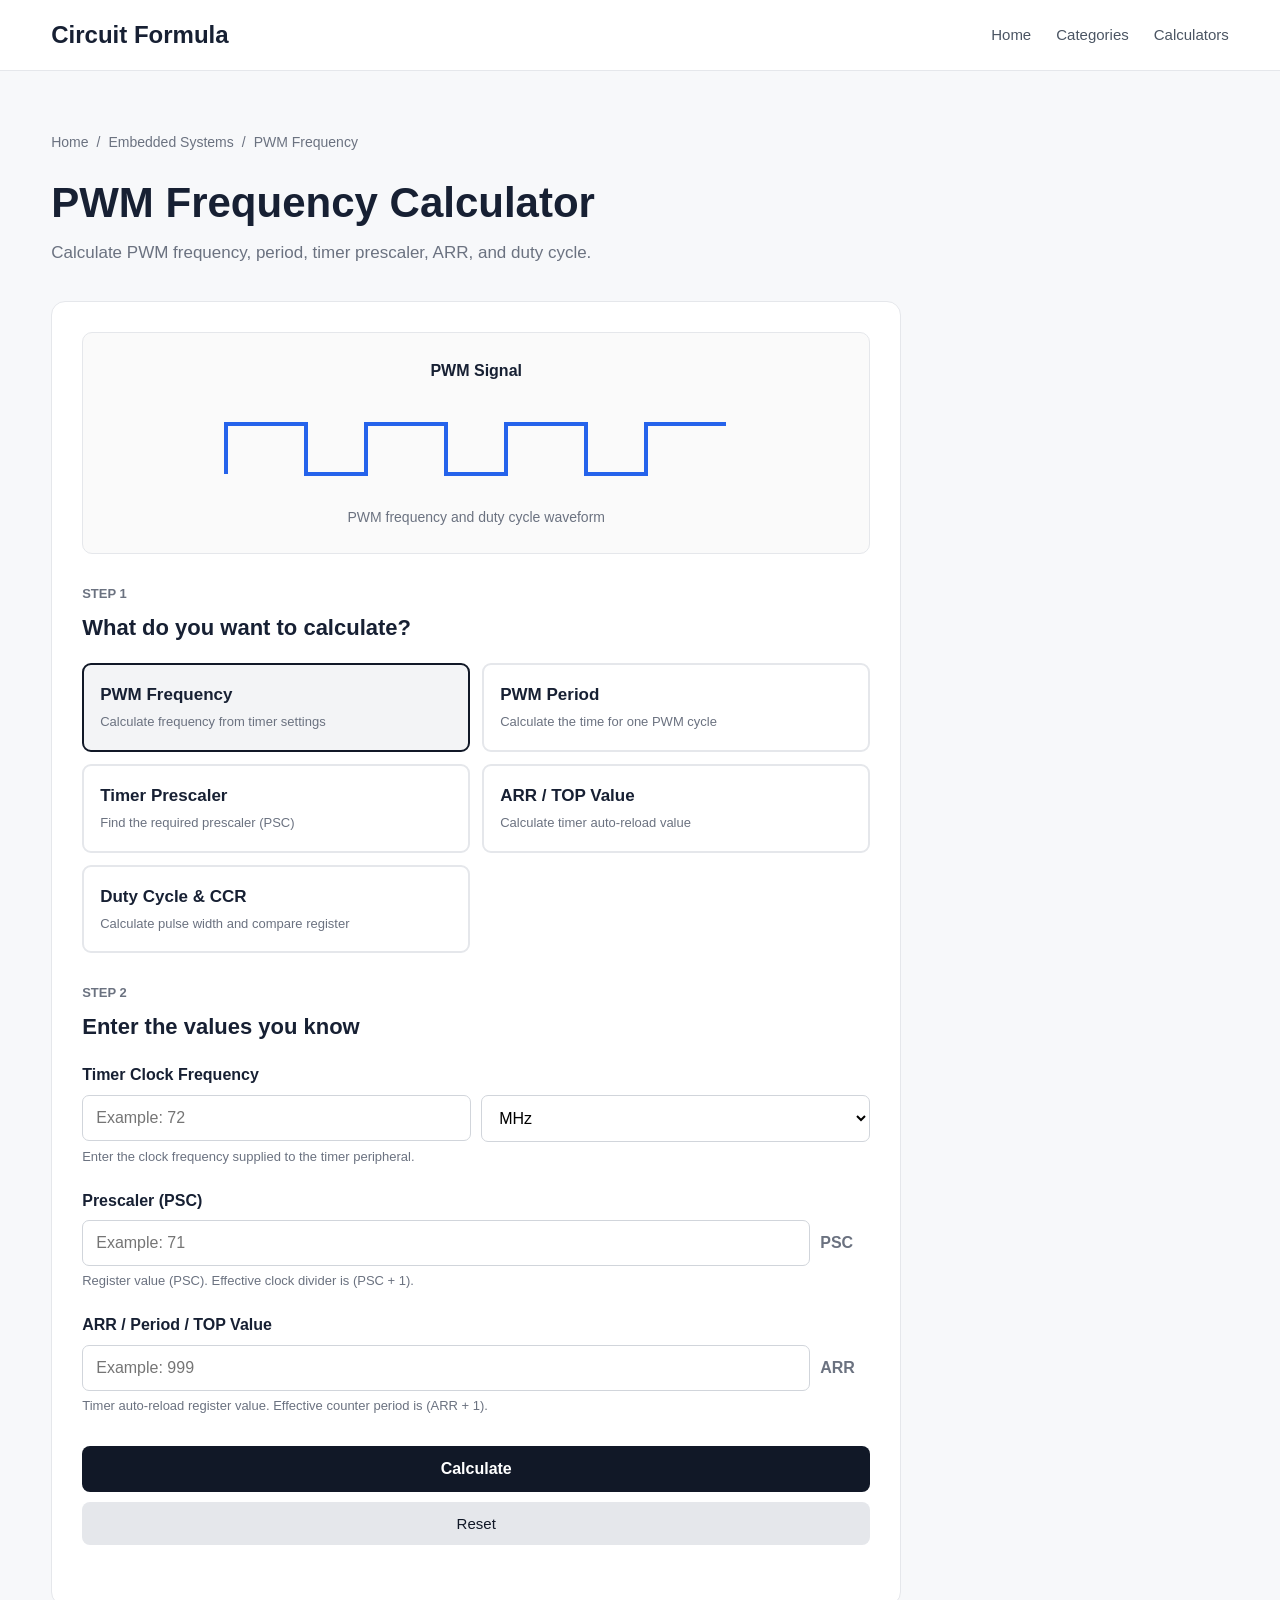
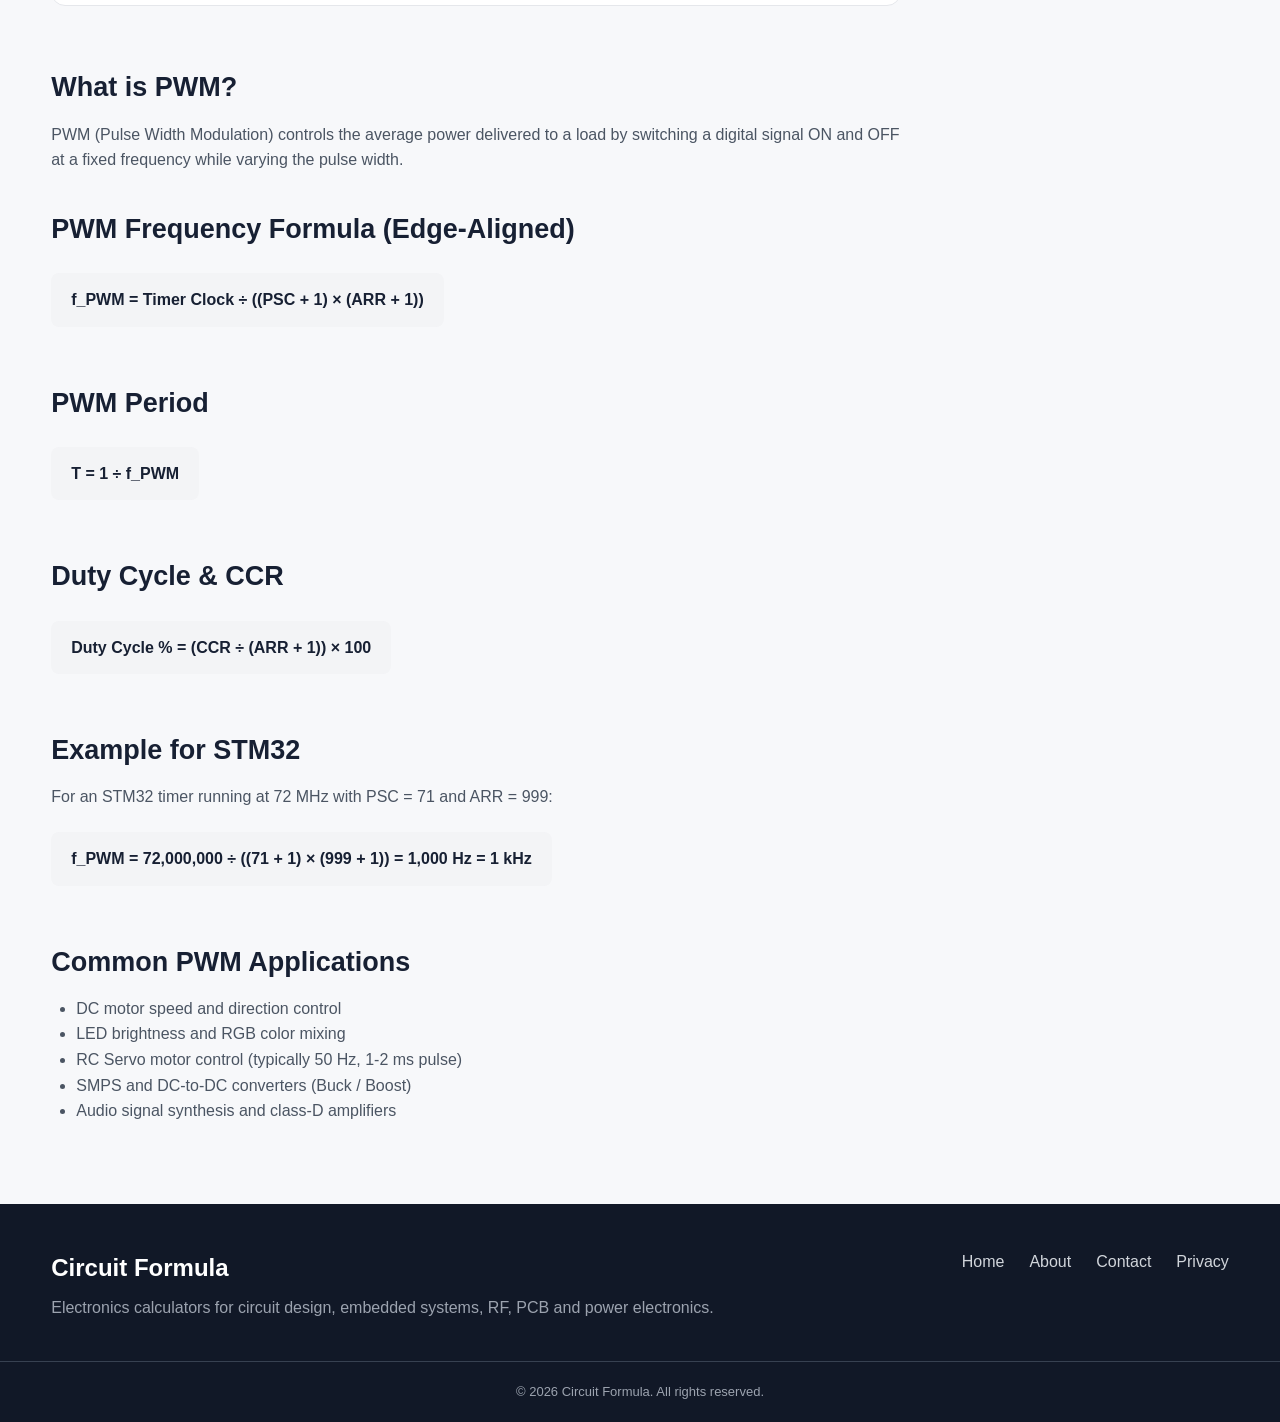
<file: calculators/pwm-frequency.html>
<!DOCTYPE html>
<html lang="en">

<head>
    <meta charset="UTF-8">
    <meta name="viewport" content="width=device-width, initial-scale=1.0">
        <link rel="icon" type="image/png" href="logo/favicon.png">
    <title>PWM Frequency Calculator | Circuit Formula</title>
    <meta name="description" content="Calculate PWM frequency, period, timer prescaler, ARR, and duty cycle for microcontrollers and embedded systems.">

    <style>
        * {
            margin: 0;
            padding: 0;
            box-sizing: border-box;
        }

        body {
            font-family: Arial, Helvetica, sans-serif;
            background: #f7f8fa;
            color: #172033;
            line-height: 1.6;
        }

        a {
            text-decoration: none;
            color: inherit;
        }

        .container {
            width: min(1180px, 92%);
            margin: auto;
        }

        .header {
            background: #ffffff;
            border-bottom: 1px solid #e5e7eb;
            position: sticky;
            top: 0;
            z-index: 100;
        }

        .nav {
            min-height: 70px;
            display: flex;
            align-items: center;
            justify-content: space-between;
        }

        .logo {
            font-size: 24px;
            font-weight: 800;
        }

        .nav-links {
            display: flex;
            gap: 25px;
        }

        .nav-links a {
            color: #4b5563;
            font-size: 15px;
        }

        .nav-links a:hover {
            color: #111827;
        }

        .section {
            padding: 60px 0 80px;
        }

        .breadcrumb {
            display: flex;
            flex-wrap: wrap;
            gap: 8px;
            margin-bottom: 25px;
            font-size: 14px;
            color: #6b7280;
        }

        .breadcrumb a:hover {
            color: #111827;
            text-decoration: underline;
        }

        .page-heading {
            margin-bottom: 35px;
        }

        .page-heading h1 {
            font-size: 42px;
            line-height: 1.2;
            margin-bottom: 10px;
        }

        .page-heading p {
            color: #6b7280;
            font-size: 17px;
        }

        .calculator-box {
            max-width: 850px;
            background: #ffffff;
            border: 1px solid #e5e7eb;
            border-radius: 14px;
            padding: 30px;
            margin-bottom: 60px;
        }

        .step {
            margin-bottom: 30px;
        }

        .step-number {
            font-size: 13px;
            font-weight: 700;
            color: #6b7280;
            margin-bottom: 5px;
        }

        .step h2 {
            font-size: 22px;
            margin-bottom: 18px;
        }

        .calculation-options {
            display: grid;
            grid-template-columns: repeat(2, 1fr);
            gap: 12px;
        }

        .calculation-option {
            border: 2px solid #e5e7eb;
            border-radius: 9px;
            padding: 16px;
            cursor: pointer;
            background: #ffffff;
            transition: 0.2s;
        }

        .calculation-option:hover {
            border-color: #9ca3af;
        }

        .calculation-option.selected {
            border-color: #111827;
            background: #f3f4f6;
        }

        .calculation-option strong {
            display: block;
            font-size: 17px;
        }

        .calculation-option span {
            font-size: 13px;
            color: #6b7280;
        }

        .pwm-box {
            background: #fafafa;
            border: 1px solid #e5e7eb;
            border-radius: 10px;
            padding: 25px;
            margin-bottom: 30px;
            text-align: center;
        }

        .pwm-title {
            font-weight: 700;
            margin-bottom: 20px;
        }

        .waveform {
            display: flex;
            justify-content: center;
            align-items: center;
            height: 90px;
            overflow: hidden;
            color: #2563eb;
        }

        .wave-label {
            margin-top: 12px;
            color: #6b7280;
            font-size: 14px;
        }

        .input-group {
            margin-bottom: 20px;
            transition: opacity 0.2s ease;
        }

        .input-group.hidden {
            display: none;
        }

        .input-group label {
            display: block;
            font-weight: 600;
            margin-bottom: 7px;
        }

        .input-help {
            display: block;
            margin-top: 5px;
            font-size: 13px;
            color: #6b7280;
        }

        .input-row {
            display: flex;
            align-items: center;
            gap: 10px;
        }

        .input-row input,
        .input-row select {
            flex: 1;
            width: 100%;
            padding: 13px;
            border: 1px solid #d1d5db;
            border-radius: 7px;
            font-size: 16px;
            outline: none;
            background: #ffffff;
        }

        .input-row input:focus,
        .input-row select:focus {
            border-color: #111827;
        }

        .unit {
            min-width: 50px;
            font-weight: 600;
            color: #6b7280;
        }

        .calculate-button {
            width: 100%;
            padding: 14px;
            border: none;
            border-radius: 8px;
            background: #111827;
            color: white;
            font-size: 16px;
            font-weight: 600;
            cursor: pointer;
            margin-top: 10px;
        }

        .calculate-button:hover {
            background: #374151;
        }

        .reset-button {
            width: 100%;
            padding: 13px;
            border: none;
            border-radius: 8px;
            background: #e5e7eb;
            color: #111827;
            font-size: 15px;
            cursor: pointer;
            margin-top: 10px;
        }

        .reset-button:hover {
            background: #d1d5db;
        }

        .result {
            margin-top: 25px;
            padding: 20px;
            border-radius: 9px;
            background: #f3f4f6;
            display: none;
        }

        .result.show {
            display: block;
        }

        .result-title {
            font-size: 14px;
            color: #6b7280;
            margin-bottom: 5px;
        }

        .result-value {
            font-size: 32px;
            font-weight: 700;
        }

        .result-details {
            margin-top: 12px;
            color: #4b5563;
        }

        .content {
            max-width: 850px;
        }

        .content h2 {
            margin-top: 35px;
            margin-bottom: 12px;
            font-size: 27px;
        }

        .content p {
            color: #4b5563;
            margin-bottom: 12px;
        }

        .content ul {
            padding-left: 25px;
            color: #4b5563;
        }

        .formula {
            display: inline-block;
            padding: 14px 20px;
            background: #f3f4f6;
            border-radius: 8px;
            font-weight: 700;
            margin: 10px 0 20px;
        }

        .footer {
            background: #111827;
            color: white;
            padding-top: 45px;
        }

        .footer-content {
            display: flex;
            justify-content: space-between;
            gap: 30px;
        }

        .footer p {
            color: #9ca3af;
            margin-top: 8px;
        }

        .footer-links {
            display: flex;
            gap: 25px;
            flex-wrap: wrap;
        }

        .footer-links a {
            color: #d1d5db;
        }

        .copyright {
            margin-top: 40px;
            padding: 20px;
            text-align: center;
            border-top: 1px solid #374151;
            color: #9ca3af;
            font-size: 13px;
        }

        @media (max-width: 650px) {
            .nav-links {
                display: none;
            }

            .page-heading h1 {
                font-size: 34px;
            }

            .calculator-box {
                padding: 20px;
            }

            .calculation-options {
                grid-template-columns: 1fr;
            }

            .footer-content {
                flex-direction: column;
            }
        }
    </style>
</head>

<body>

<header class="header">
    <div class="container nav">
        <a href="../index.html" class="logo">Circuit Formula</a>
        <nav class="nav-links">
            <a href="../index.html">Home</a>
            <a href="../index.html#categories">Categories</a>
            <a href="../index.html#calculators">Calculators</a>
        </nav>
    </div>
</header>

<main>
<section class="section">
<div class="container">

    <div class="breadcrumb">
        <a href="../index.html">Home</a>
        <span>/</span>
        <a href="../index.html#categories">Embedded Systems</a>
        <span>/</span>
        <span>PWM Frequency</span>
    </div>

    <div class="page-heading">
        <h1>PWM Frequency Calculator</h1>
        <p>Calculate PWM frequency, period, timer prescaler, ARR, and duty cycle.</p>
    </div>

    <div class="calculator-box">

        <div class="pwm-box">
            <div class="pwm-title">PWM Signal</div>
            <div class="waveform">
                <svg width="520" height="100" viewBox="0 0 520 100">
                    <polyline points="10,75 10,25 90,25 90,75 150,75 150,25 230,25 230,75 290,75 290,25 370,25 370,75 430,75 430,25 510,25"
                              fill="none"
                              stroke="currentColor"
                              stroke-width="4"/>
                </svg>
            </div>
            <div class="wave-label">PWM frequency and duty cycle waveform</div>
        </div>

        <!-- STEP 1 -->
        <div class="step">
            <div class="step-number">STEP 1</div>
            <h2>What do you want to calculate?</h2>

            <div class="calculation-options">
                <div class="calculation-option selected" onclick="selectCalculation('frequency', this)">
                    <strong>PWM Frequency</strong>
                    <span>Calculate frequency from timer settings</span>
                </div>

                <div class="calculation-option" onclick="selectCalculation('period', this)">
                    <strong>PWM Period</strong>
                    <span>Calculate the time for one PWM cycle</span>
                </div>

                <div class="calculation-option" onclick="selectCalculation('prescaler', this)">
                    <strong>Timer Prescaler</strong>
                    <span>Find the required prescaler (PSC)</span>
                </div>

                <div class="calculation-option" onclick="selectCalculation('arr', this)">
                    <strong>ARR / TOP Value</strong>
                    <span>Calculate timer auto-reload value</span>
                </div>

                <div class="calculation-option" onclick="selectCalculation('duty', this)">
                    <strong>Duty Cycle & CCR</strong>
                    <span>Calculate pulse width and compare register</span>
                </div>
            </div>
        </div>

        <!-- STEP 2 -->
        <div class="step">
            <div class="step-number">STEP 2</div>
            <h2>Enter the values you know</h2>

            <!-- CLOCK -->
            <div class="input-group" id="group-clock">
                <label for="timerClock">Timer Clock Frequency</label>
                <div class="input-row">
                    <input type="number" id="timerClock" placeholder="Example: 72" step="any" min="0">
                    <select id="clockUnit">
                        <option value="1">Hz</option>
                        <option value="1000">kHz</option>
                        <option value="1000000" selected>MHz</option>
                    </select>
                </div>
                <span class="input-help">Enter the clock frequency supplied to the timer peripheral.</span>
            </div>

            <!-- PRESCALER -->
            <div class="input-group" id="group-prescaler">
                <label for="prescaler">Prescaler (PSC)</label>
                <div class="input-row">
                    <input type="number" id="prescaler" placeholder="Example: 71" step="any" min="0">
                    <span class="unit">PSC</span>
                </div>
                <span class="input-help">Register value (PSC). Effective clock divider is (PSC + 1).</span>
            </div>

            <!-- ARR -->
            <div class="input-group" id="group-arr">
                <label for="arr">ARR / Period / TOP Value</label>
                <div class="input-row">
                    <input type="number" id="arr" placeholder="Example: 999" step="any" min="0">
                    <span class="unit">ARR</span>
                </div>
                <span class="input-help">Timer auto-reload register value. Effective counter period is (ARR + 1).</span>
            </div>

            <!-- FREQUENCY -->
            <div class="input-group hidden" id="group-frequency">
                <label for="frequency">Target PWM Frequency</label>
                <div class="input-row">
                    <input type="number" id="frequency" placeholder="Example: 1" step="any" min="0">
                    <select id="frequencyUnit">
                        <option value="1">Hz</option>
                        <option value="1000" selected>kHz</option>
                        <option value="1000000">MHz</option>
                    </select>
                </div>
                <span class="input-help">Enter the desired PWM output switching frequency.</span>
            </div>

            <!-- DUTY CYCLE -->
            <div class="input-group hidden" id="group-duty">
                <label for="duty">Duty Cycle (%)</label>
                <div class="input-row">
                    <input type="number" id="duty" placeholder="Example: 50" step="any" min="0" max="100">
                    <span class="unit">%</span>
                </div>
                <span class="input-help">Enter percentage (0 to 100%).</span>
            </div>

            <button class="calculate-button" onclick="calculate()">Calculate</button>
            <button class="reset-button" onclick="resetCalculator()">Reset</button>
        </div>

        <!-- RESULT -->
        <div id="result" class="result">
            <div class="result-title">Result</div>
            <div id="resultValue" class="result-value"></div>
            <div id="resultDetails" class="result-details"></div>
        </div>

    </div>

    <article class="content">
        <h2>What is PWM?</h2>
        <p>PWM (Pulse Width Modulation) controls the average power delivered to a load by switching a digital signal ON and OFF at a fixed frequency while varying the pulse width.</p>

        <h2>PWM Frequency Formula (Edge-Aligned)</h2>
        <div class="formula">f_PWM = Timer Clock ÷ ((PSC + 1) × (ARR + 1))</div>

        <h2>PWM Period</h2>
        <div class="formula">T = 1 ÷ f_PWM</div>

        <h2>Duty Cycle & CCR</h2>
        <div class="formula">Duty Cycle % = (CCR ÷ (ARR + 1)) × 100</div>

        <h2>Example for STM32</h2>
        <p>For an STM32 timer running at 72 MHz with PSC = 71 and ARR = 999:</p>
        <div class="formula">f_PWM = 72,000,000 ÷ ((71 + 1) × (999 + 1)) = 1,000 Hz = 1 kHz</div>

        <h2>Common PWM Applications</h2>
        <ul>
            <li>DC motor speed and direction control</li>
            <li>LED brightness and RGB color mixing</li>
            <li>RC Servo motor control (typically 50 Hz, 1-2 ms pulse)</li>
            <li>SMPS and DC-to-DC converters (Buck / Boost)</li>
            <li>Audio signal synthesis and class-D amplifiers</li>
        </ul>
    </article>

</div>
</section>
</main>

<footer class="footer">
    <div class="container footer-content">
        <div>
            <div class="logo">Circuit Formula</div>
            <p>Electronics calculators for circuit design, embedded systems, RF, PCB and power electronics.</p>
        </div>
        <div class="footer-links">
            <a href="../index.html">Home</a>
            <a href="../about.html">About</a>
            <a href="../contact.html">Contact</a>
            <a href="../privacy.html">Privacy</a>
        </div>
    </div>
    <div class="copyright">© 2026 Circuit Formula. All rights reserved.</div>
</footer>

<script>
let selectedCalculation = "frequency";

function updateFormVisibility() {
    const groupClock = document.getElementById("group-clock");
    const groupPrescaler = document.getElementById("group-prescaler");
    const groupArr = document.getElementById("group-arr");
    const groupFrequency = document.getElementById("group-frequency");
    const groupDuty = document.getElementById("group-duty");

    // Reset visibility
    groupClock.classList.remove("hidden");
    groupPrescaler.classList.remove("hidden");
    groupArr.classList.remove("hidden");
    groupFrequency.classList.remove("hidden");
    groupDuty.classList.remove("hidden");

    if (selectedCalculation === "frequency") {
        groupFrequency.classList.add("hidden");
        groupDuty.classList.add("hidden");
    } else if (selectedCalculation === "period") {
        groupClock.classList.add("hidden");
        groupPrescaler.classList.add("hidden");
        groupArr.classList.add("hidden");
        groupDuty.classList.add("hidden");
    } else if (selectedCalculation === "prescaler") {
        groupPrescaler.classList.add("hidden");
        groupDuty.classList.add("hidden");
    } else if (selectedCalculation === "arr") {
        groupArr.classList.add("hidden");
        groupDuty.classList.add("hidden");
    } else if (selectedCalculation === "duty") {
        groupClock.classList.add("hidden");
        groupPrescaler.classList.add("hidden");
        // Shows ARR, Frequency (optional), and Duty
    }
}

function selectCalculation(type, element) {
    selectedCalculation = type;

    document.querySelectorAll(".calculation-option").forEach(function(option) {
        option.classList.remove("selected");
    });

    element.classList.add("selected");
    document.getElementById("result").classList.remove("show");
    updateFormVisibility();
}

function getClock() {
    const value = parseFloat(document.getElementById("timerClock").value);
    const unit = parseFloat(document.getElementById("clockUnit").value);
    if (!Number.isFinite(value)) return NaN;
    return value * unit;
}

function getFrequency() {
    const value = parseFloat(document.getElementById("frequency").value);
    const unit = parseFloat(document.getElementById("frequencyUnit").value);
    if (!Number.isFinite(value)) return NaN;
    return value * unit;
}

function calculate() {
    const clock = getClock();
    const prescaler = parseFloat(document.getElementById("prescaler").value);
    const arr = parseFloat(document.getElementById("arr").value);
    const frequency = getFrequency();
    const duty = parseFloat(document.getElementById("duty").value);

    let result;
    let details;

    /* FREQUENCY */
    if (selectedCalculation === "frequency") {
        if (!validPositive(clock) || !validZeroOrPositive(prescaler) || !validZeroOrPositive(arr)) {
            showError("Please enter valid positive values for Timer Clock, Prescaler (PSC), and ARR.");
            return;
        }

        result = clock / ((prescaler + 1) * (arr + 1));
        const period = 1 / result;

        details = "<strong>Formula:</strong> f_PWM = Timer Clock ÷ ((PSC + 1) × (ARR + 1))" +
                  "<br><br>" +
                  "<strong>Timer Clock:</strong> " + formatFrequency(clock) + "<br>" +
                  "<strong>Effective Clock Divisor:</strong> " + (prescaler + 1) + "<br>" +
                  "<strong>Total Count Cycles:</strong> " + (arr + 1) + "<br>" +
                  "<strong>Corresponding Period (T):</strong> " + formatTime(period);

        showResult(formatFrequency(result), details);
        return;
    }

    /* PERIOD */
    if (selectedCalculation === "period") {
        if (!validPositive(frequency)) {
            showError("Please enter a valid PWM target frequency.");
            return;
        }

        result = 1 / frequency;
        details = "<strong>Formula:</strong> T = 1 ÷ f_PWM" +
                  "<br><br>" +
                  "<strong>Frequency:</strong> " + formatFrequency(frequency);

        showResult(formatTime(result), details);
        return;
    }

    /* PRESCALER */
    if (selectedCalculation === "prescaler") {
        if (!validPositive(clock) || !validPositive(frequency) || !validZeroOrPositive(arr)) {
            showError("Please enter valid values for Timer Clock, Target Frequency, and ARR.");
            return;
        }

        result = (clock / (frequency * (arr + 1))) - 1;
        const nearestPSC = Math.max(0, Math.round(result));
        const actualFreq = clock / ((nearestPSC + 1) * (arr + 1));
        const error = ((actualFreq - frequency) / frequency) * 100;

        details = "<strong>Formula:</strong> PSC = [Clock ÷ (f_PWM × (ARR + 1))] - 1" +
                  "<br><br>" +
                  "<strong>Exact PSC:</strong> " + result.toFixed(4) + "<br>" +
                  "<strong>Nearest Integer PSC:</strong> " + nearestPSC + "<br>" +
                  "<strong>Actual PWM Frequency with PSC=" + nearestPSC + ":</strong> " + formatFrequency(actualFreq) + " (" + (error >= 0 ? "+" : "") + error.toFixed(2) + "% error)";

        showResult(result.toFixed(4), details);
        return;
    }

    /* ARR */
    if (selectedCalculation === "arr") {
        if (!validPositive(clock) || !validPositive(frequency) || !validZeroOrPositive(prescaler)) {
            showError("Please enter valid values for Timer Clock, Target Frequency, and Prescaler (PSC).");
            return;
        }

        result = (clock / (frequency * (prescaler + 1))) - 1;
        const nearestARR = Math.max(0, Math.round(result));
        const actualFreq = clock / ((prescaler + 1) * (nearestARR + 1));
        const error = ((actualFreq - frequency) / frequency) * 100;

        details = "<strong>Formula:</strong> ARR = [Clock ÷ (f_PWM × (PSC + 1))] - 1" +
                  "<br><br>" +
                  "<strong>Exact ARR:</strong> " + result.toFixed(4) + "<br>" +
                  "<strong>Nearest Integer ARR:</strong> " + nearestARR + "<br>" +
                  "<strong>Actual PWM Frequency with ARR=" + nearestARR + ":</strong> " + formatFrequency(actualFreq) + " (" + (error >= 0 ? "+" : "") + error.toFixed(2) + "% error)";

        showResult(result.toFixed(4), details);
        return;
    }

    /* DUTY CYCLE & CCR */
    if (selectedCalculation === "duty") {
        if (!Number.isFinite(duty) || duty < 0 || duty > 100) {
            showError("Please enter a valid duty cycle between 0% and 100%.");
            return;
        }

        let extraDetails = "";

        if (validZeroOrPositive(arr)) {
            const ccr = Math.round((duty / 100) * (arr + 1));
            extraDetails += "<br><strong>Target CCR (Compare Register):</strong> " + ccr + " (for ARR = " + arr + ")";
        }

        if (validPositive(frequency)) {
            const period = 1 / frequency;
            const tOn = period * (duty / 100);
            const tOff = period - tOn;
            extraDetails += "<br><strong>ON Time (t_high):</strong> " + formatTime(tOn) +
                            "<br><strong>OFF Time (t_low):</strong> " + formatTime(tOff) +
                            "<br><strong>Total Period:</strong> " + formatTime(period);
        }

        details = "<strong>Formula:</strong> Duty Cycle = (CCR ÷ (ARR + 1)) × 100" +
                  "<br><br>" +
                  "<strong>Selected Duty:</strong> " + duty.toFixed(2) + "%" +
                  extraDetails;

        showResult(duty.toFixed(2) + " %", details);
    }
}

function validPositive(value) {
    return Number.isFinite(value) && value > 0;
}

function validZeroOrPositive(value) {
    return Number.isFinite(value) && value >= 0;
}

function formatFrequency(value) {
    if (value >= 1000000000) {
        return Number((value / 1000000000).toFixed(4)) + " GHz";
    }
    if (value >= 1000000) {
        return Number((value / 1000000).toFixed(4)) + " MHz";
    }
    if (value >= 1000) {
        return Number((value / 1000).toFixed(4)) + " kHz";
    }
    return Number(value.toFixed(2)) + " Hz";
}

function formatTime(seconds) {
    if (seconds >= 1) {
        return Number(seconds.toFixed(4)) + " s";
    }
    if (seconds >= 0.001) {
        return Number((seconds * 1000).toFixed(4)) + " ms";
    }
    if (seconds >= 0.000001) {
        return Number((seconds * 1000000).toFixed(4)) + " µs";
    }
    return Number((seconds * 1000000000).toFixed(2)) + " ns";
}

function showResult(value, details) {
    document.getElementById("resultValue").textContent = value;
    document.getElementById("resultDetails").innerHTML = details;
    document.getElementById("result").classList.add("show");
}

function showError(message) {
    document.getElementById("resultValue").textContent = "Input Error";
    document.getElementById("resultDetails").innerHTML = "<span style='color: #dc2626;'>" + message + "</span>";
    document.getElementById("result").classList.add("show");
}

function resetCalculator() {
    document.getElementById("timerClock").value = "";
    document.getElementById("prescaler").value = "";
    document.getElementById("arr").value = "";
    document.getElementById("frequency").value = "";
    document.getElementById("duty").value = "";
    document.getElementById("clockUnit").value = "1000000";
    document.getElementById("frequencyUnit").value = "1000";

    selectedCalculation = "frequency";

    document.querySelectorAll(".calculation-option").forEach(function(option) {
        option.classList.remove("selected");
    });
    document.querySelector(".calculation-option").classList.add("selected");

    document.getElementById("result").classList.remove("show");
    updateFormVisibility();
}

// Initialize on page load
updateFormVisibility();
</script>

</body>
</html>
</file>
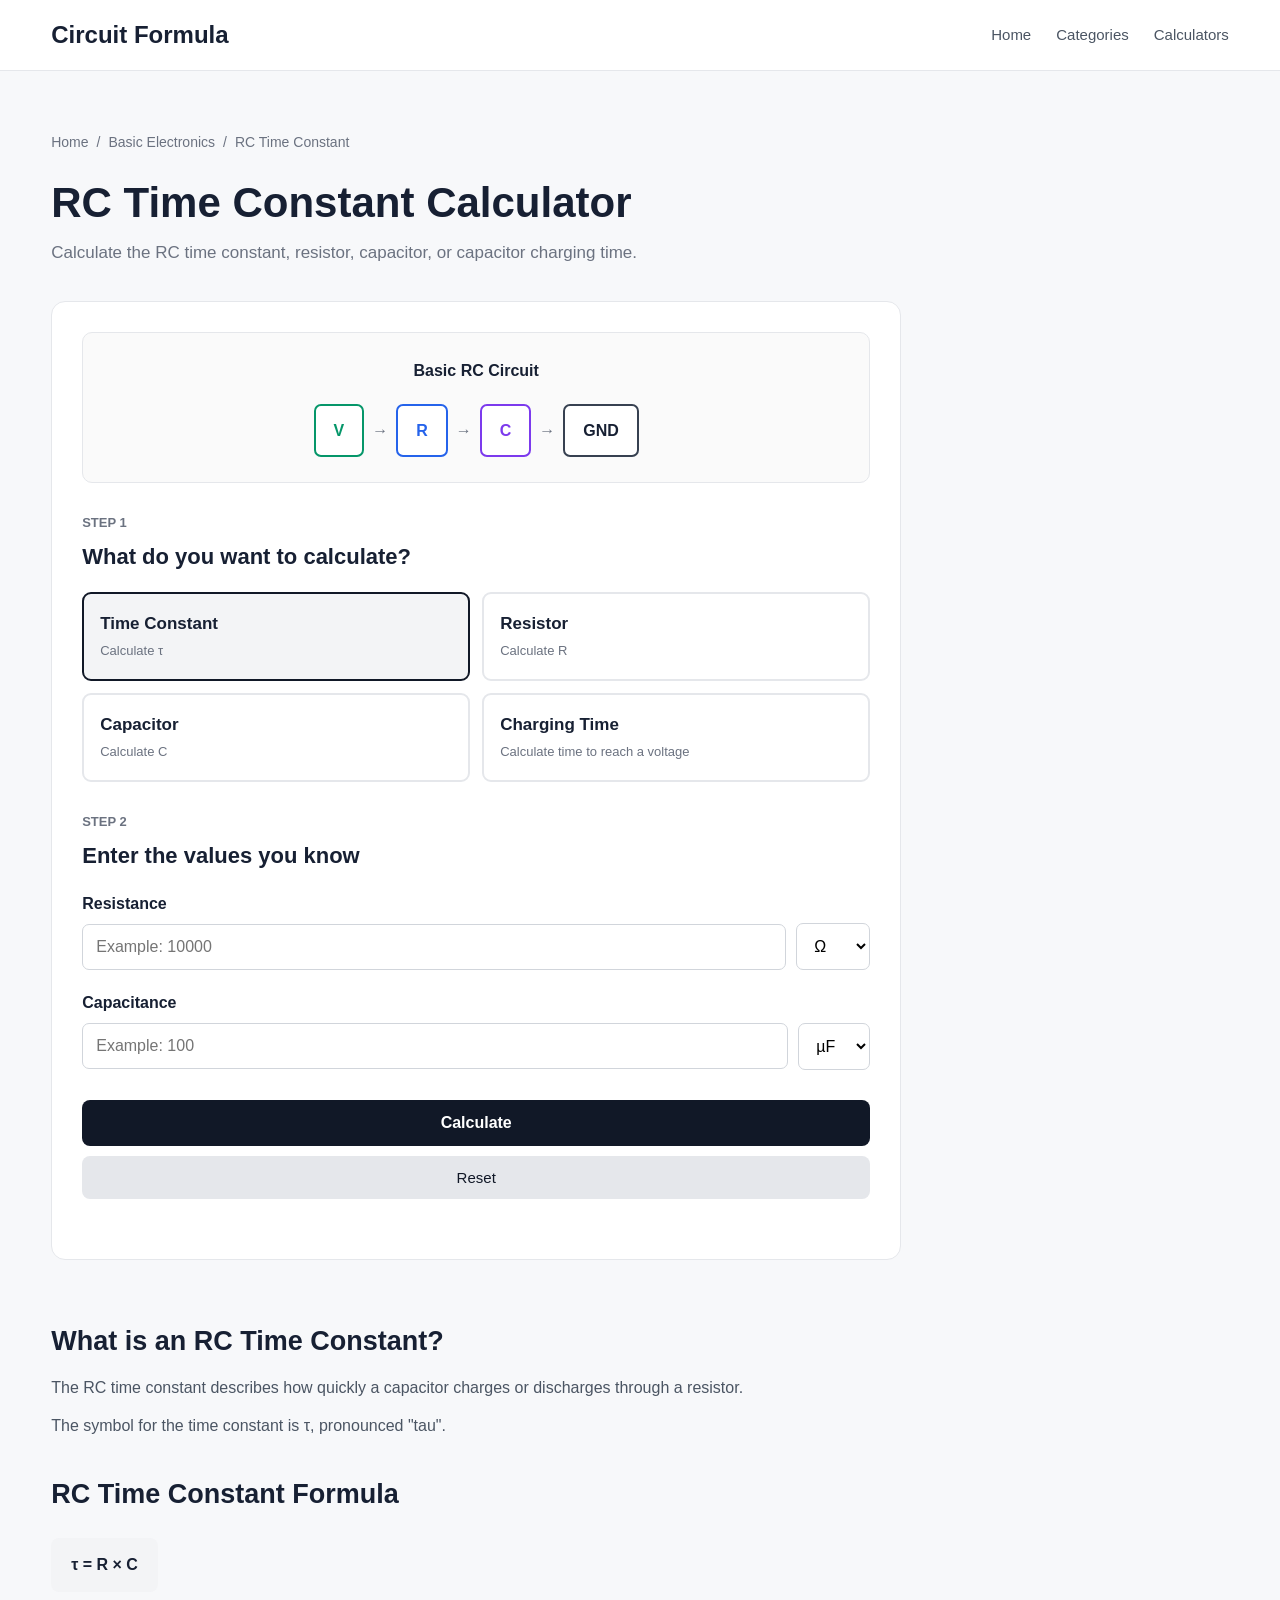
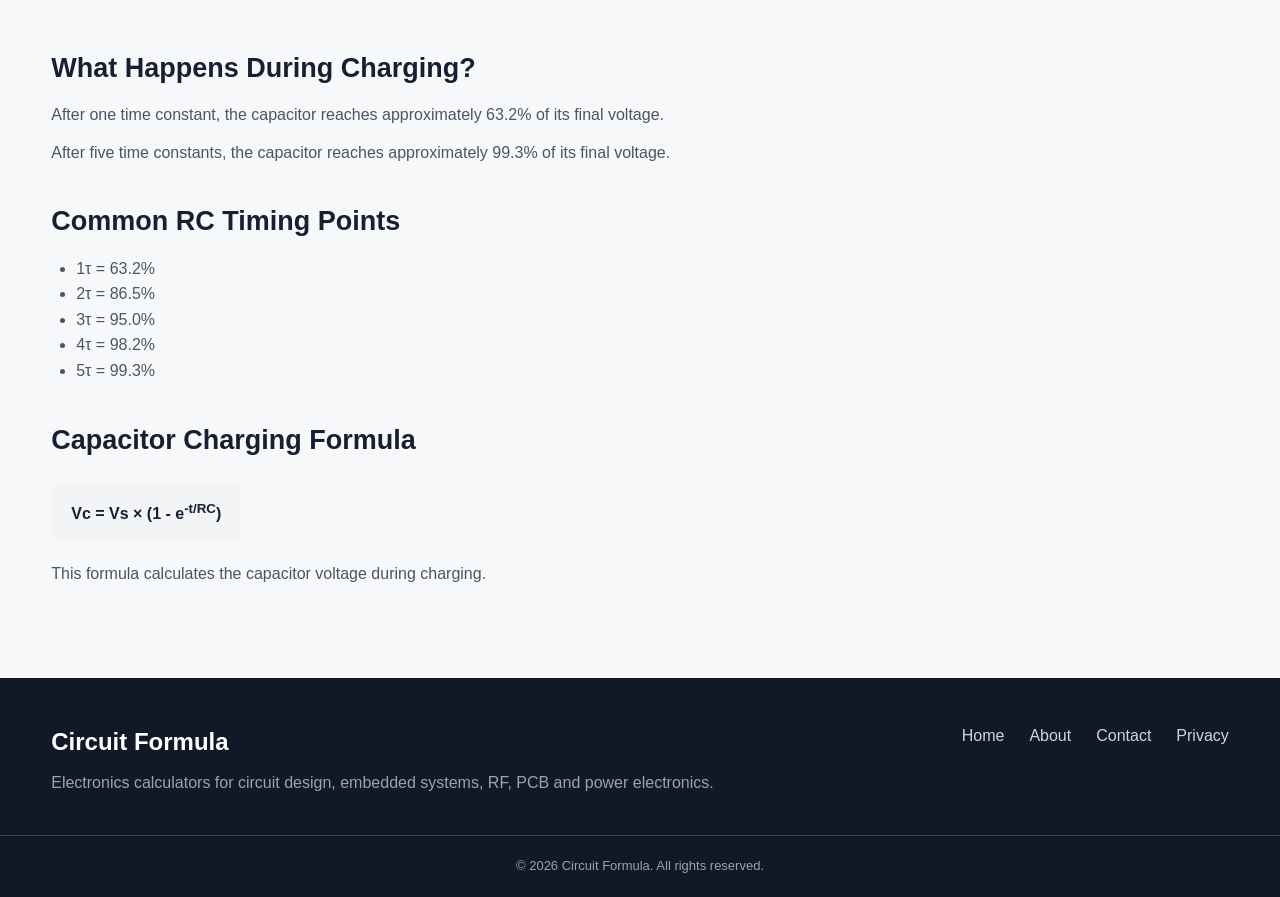
<file: calculators/rc-time-constant.html>
<!DOCTYPE html>
<html lang="en">

<head>

    <meta charset="UTF-8">

    <meta name="viewport"
          content="width=device-width, initial-scale=1.0">
              <link rel="icon" type="image/png" href="logo/favicon.png">

    <title>RC Time Constant Calculator | Circuit Formula</title>

    <meta name="description"
          content="Calculate the RC time constant, capacitor charging time, resistor value, or capacitor value for an RC circuit.">

    <style>

        * {
            margin: 0;
            padding: 0;
            box-sizing: border-box;
        }

        body {
            font-family: Arial, Helvetica, sans-serif;
            background: #f7f8fa;
            color: #172033;
            line-height: 1.6;
        }

        a {
            text-decoration: none;
            color: inherit;
        }

        .container {
            width: min(1180px, 92%);
            margin: auto;
        }

        .header {
            background: #ffffff;
            border-bottom: 1px solid #e5e7eb;
            position: sticky;
            top: 0;
            z-index: 100;
        }

        .nav {
            min-height: 70px;
            display: flex;
            align-items: center;
            justify-content: space-between;
        }

        .logo {
            font-size: 24px;
            font-weight: 800;
        }

        .nav-links {
            display: flex;
            gap: 25px;
        }

        .nav-links a {
            color: #4b5563;
            font-size: 15px;
        }

        .nav-links a:hover {
            color: #111827;
        }

        .section {
            padding: 60px 0 80px;
        }

        .breadcrumb {
            display: flex;
            flex-wrap: wrap;
            gap: 8px;
            margin-bottom: 25px;
            font-size: 14px;
            color: #6b7280;
        }

        .breadcrumb a:hover {
            color: #111827;
            text-decoration: underline;
        }

        .page-heading {
            margin-bottom: 35px;
        }

        .page-heading h1 {
            font-size: 42px;
            line-height: 1.2;
            margin-bottom: 10px;
        }

        .page-heading p {
            color: #6b7280;
            font-size: 17px;
        }

        .calculator-box {
            max-width: 850px;
            background: #ffffff;
            border: 1px solid #e5e7eb;
            border-radius: 14px;
            padding: 30px;
            margin-bottom: 60px;
        }

        .step {
            margin-bottom: 30px;
        }

        .step-number {
            font-size: 13px;
            font-weight: 700;
            color: #6b7280;
            margin-bottom: 5px;
        }

        .step h2 {
            font-size: 22px;
            margin-bottom: 18px;
        }

        .calculation-options {
            display: grid;
            grid-template-columns: repeat(2, 1fr);
            gap: 12px;
        }

        .calculation-option {
            border: 2px solid #e5e7eb;
            border-radius: 9px;
            padding: 16px;
            cursor: pointer;
            background: #ffffff;
            transition: 0.2s;
        }

        .calculation-option:hover {
            border-color: #9ca3af;
        }

        .calculation-option.selected {
            border-color: #111827;
            background: #f3f4f6;
        }

        .calculation-option strong {
            display: block;
            font-size: 17px;
        }

        .calculation-option span {
            font-size: 13px;
            color: #6b7280;
        }

        .circuit-box {
            background: #fafafa;
            border: 1px solid #e5e7eb;
            border-radius: 10px;
            padding: 25px;
            margin-bottom: 30px;
            text-align: center;
        }

        .circuit-title {
            font-weight: 700;
            margin-bottom: 20px;
        }

        .circuit {
            display: flex;
            align-items: center;
            justify-content: center;
            gap: 8px;
            flex-wrap: wrap;
        }

        .circuit-item {
            padding: 12px 18px;
            border: 2px solid #374151;
            border-radius: 7px;
            background: white;
            font-weight: 600;
        }

        .resistor {
            border-color: #2563eb;
            color: #2563eb;
        }

        .capacitor {
            border-color: #7c3aed;
            color: #7c3aed;
        }

        .source {
            border-color: #059669;
            color: #059669;
        }

        .wire {
            font-weight: 700;
            color: #6b7280;
        }

        .input-group {
            margin-bottom: 20px;
        }

        .input-group label {
            display: block;
            font-weight: 600;
            margin-bottom: 7px;
        }

        .input-row {
            display: flex;
            align-items: center;
            gap: 10px;
        }

        .input-row input {
            flex: 1;
            width: 100%;
            padding: 13px;
            border: 1px solid #d1d5db;
            border-radius: 7px;
            font-size: 16px;
            outline: none;
        }

        .input-row input:focus {
            border-color: #111827;
        }

        .input-row select {
            padding: 13px;
            border: 1px solid #d1d5db;
            border-radius: 7px;
            font-size: 16px;
            background: white;
            outline: none;
        }

        .unit {
            min-width: 45px;
            font-weight: 600;
            color: #6b7280;
        }

        .calculate-button {
            width: 100%;
            padding: 14px;
            border: none;
            border-radius: 8px;
            background: #111827;
            color: white;
            font-size: 16px;
            font-weight: 600;
            cursor: pointer;
            margin-top: 10px;
        }

        .calculate-button:hover {
            background: #374151;
        }

        .reset-button {
            width: 100%;
            padding: 13px;
            border: none;
            border-radius: 8px;
            background: #e5e7eb;
            color: #111827;
            font-size: 15px;
            cursor: pointer;
            margin-top: 10px;
        }

        .reset-button:hover {
            background: #d1d5db;
        }

        .result {
            margin-top: 25px;
            padding: 20px;
            border-radius: 9px;
            background: #f3f4f6;
            display: none;
        }

        .result.show {
            display: block;
        }

        .result-title {
            font-size: 14px;
            color: #6b7280;
            margin-bottom: 5px;
        }

        .result-value {
            font-size: 32px;
            font-weight: 700;
        }

        .result-formula {
            margin-top: 10px;
            color: #4b5563;
        }

        .content {
            max-width: 850px;
        }

        .content h2 {
            margin-top: 35px;
            margin-bottom: 12px;
            font-size: 27px;
        }

        .content p {
            color: #4b5563;
            margin-bottom: 12px;
        }

        .content ul {
            padding-left: 25px;
            color: #4b5563;
        }

        .formula {
            display: inline-block;
            padding: 14px 20px;
            background: #f3f4f6;
            border-radius: 8px;
            font-weight: 700;
            margin: 10px 0 20px;
        }

        .footer {
            background: #111827;
            color: white;
            padding-top: 45px;
        }

        .footer-content {
            display: flex;
            justify-content: space-between;
            gap: 30px;
        }

        .footer p {
            color: #9ca3af;
            margin-top: 8px;
        }

        .footer-links {
            display: flex;
            gap: 25px;
            flex-wrap: wrap;
        }

        .footer-links a {
            color: #d1d5db;
        }

        .copyright {
            margin-top: 40px;
            padding: 20px;
            text-align: center;
            border-top: 1px solid #374151;
            color: #9ca3af;
            font-size: 13px;
        }

        @media (max-width: 650px) {

            .nav-links {
                display: none;
            }

            .page-heading h1 {
                font-size: 34px;
            }

            .calculator-box {
                padding: 20px;
            }

            .calculation-options {
                grid-template-columns: 1fr;
            }

            .circuit {
                flex-direction: column;
            }

            .wire {
                transform: rotate(90deg);
            }

            .footer-content {
                flex-direction: column;
            }

        }

    </style>

</head>


<body>


<header class="header">

    <div class="container nav">

        <a href="../index.html" class="logo">
            Circuit Formula
        </a>

        <nav class="nav-links">

            <a href="../index.html">
                Home
            </a>

            <a href="../index.html#categories">
                Categories
            </a>

            <a href="../index.html#calculators">
                Calculators
            </a>

        </nav>

    </div>

</header>


<main>

<section class="section">

<div class="container">


    <div class="breadcrumb">

        <a href="../index.html">
            Home
        </a>

        <span>/</span>

        <a href="../index.html#categories">
            Basic Electronics
        </a>

        <span>/</span>

        <span>
            RC Time Constant
        </span>

    </div>


    <div class="page-heading">

        <h1>
            RC Time Constant Calculator
        </h1>

        <p>
            Calculate the RC time constant, resistor, capacitor, or capacitor charging time.
        </p>

    </div>


    <div class="calculator-box">


        <!-- CIRCUIT -->

        <div class="circuit-box">

            <div class="circuit-title">
                Basic RC Circuit
            </div>

            <div class="circuit">

                <div class="circuit-item source">
                    V
                </div>

                <div class="wire">
                    →
                </div>

                <div class="circuit-item resistor">
                    R
                </div>

                <div class="wire">
                    →
                </div>

                <div class="circuit-item capacitor">
                    C
                </div>

                <div class="wire">
                    →
                </div>

                <div class="circuit-item">
                    GND
                </div>

            </div>

        </div>


        <!-- STEP 1 -->

        <div class="step">

            <div class="step-number">
                STEP 1
            </div>

            <h2>
                What do you want to calculate?
            </h2>


            <div class="calculation-options">


                <div
                    class="calculation-option selected"
                    onclick="selectCalculation('tau', this)">

                    <strong>
                        Time Constant
                    </strong>

                    <span>
                        Calculate τ
                    </span>

                </div>


                <div
                    class="calculation-option"
                    onclick="selectCalculation('resistor', this)">

                    <strong>
                        Resistor
                    </strong>

                    <span>
                        Calculate R
                    </span>

                </div>


                <div
                    class="calculation-option"
                    onclick="selectCalculation('capacitor', this)">

                    <strong>
                        Capacitor
                    </strong>

                    <span>
                        Calculate C
                    </span>

                </div>


                <div
                    class="calculation-option"
                    onclick="selectCalculation('time', this)">

                    <strong>
                        Charging Time
                    </strong>

                    <span>
                        Calculate time to reach a voltage
                    </span>

                </div>


            </div>

        </div>


        <!-- STEP 2 -->

        <div class="step">

            <div class="step-number">
                STEP 2
            </div>

            <h2>
                Enter the values you know
            </h2>


            <!-- RESISTOR -->

            <div class="input-group">

                <label for="resistance">
                    Resistance
                </label>

                <div class="input-row">

                    <input
                        type="number"
                        id="resistance"
                        placeholder="Example: 10000"
                        step="any"
                        min="0">

                    <select id="resistanceUnit">

                        <option value="1">
                            Ω
                        </option>

                        <option value="1000">
                            kΩ
                        </option>

                        <option value="1000000">
                            MΩ
                        </option>

                    </select>

                </div>

            </div>


            <!-- CAPACITOR -->

            <div class="input-group">

                <label for="capacitance">
                    Capacitance
                </label>

                <div class="input-row">

                    <input
                        type="number"
                        id="capacitance"
                        placeholder="Example: 100"
                        step="any"
                        min="0">

                    <select id="capacitanceUnit">

                        <option value="0.000000000001">
                            pF
                        </option>

                        <option value="0.000000001">
                            nF
                        </option>

                        <option value="0.000001" selected>
                            µF
                        </option>

                        <option value="0.001">
                            mF
                        </option>

                        <option value="1">
                            F
                        </option>

                    </select>

                </div>

            </div>


            <!-- TIME -->

            <div
                class="input-group"
                id="timeGroup"
                style="display:none;">

                <label for="targetVoltage">
                    Target Voltage
                </label>

                <div class="input-row">

                    <input
                        type="number"
                        id="targetVoltage"
                        placeholder="Example: 4.2"
                        step="any"
                        min="0">

                    <span class="unit">
                        V
                    </span>

                </div>

            </div>


            <!-- SUPPLY -->

            <div
                class="input-group"
                id="supplyGroup"
                style="display:none;">

                <label for="supplyVoltage">
                    Supply Voltage
                </label>

                <div class="input-row">

                    <input
                        type="number"
                        id="supplyVoltage"
                        placeholder="Example: 5"
                        step="any"
                        min="0">

                    <span class="unit">
                        V
                    </span>

                </div>

            </div>


            <!-- TIME CONSTANT -->

            <div
                class="input-group"
                id="tauGroup"
                style="display:none;">

                <label for="timeConstant">
                    Time Constant
                </label>

                <div class="input-row">

                    <input
                        type="number"
                        id="timeConstant"
                        placeholder="Example: 0.001"
                        step="any"
                        min="0">

                    <select id="timeConstantUnit">

                        <option value="0.000001">
                            µs
                        </option>

                        <option value="0.001">
                            ms
                        </option>

                        <option value="1" selected>
                            s
                        </option>

                        <option value="60">
                            min
                        </option>

                    </select>

                </div>

            </div>


            <button
                class="calculate-button"
                onclick="calculate()">

                Calculate

            </button>


            <button
                class="reset-button"
                onclick="resetCalculator()">

                Reset

            </button>


        </div>


        <!-- RESULT -->

        <div
            id="result"
            class="result">

            <div class="result-title">
                Result
            </div>

            <div
                id="resultValue"
                class="result-value">
            </div>

            <div
                id="resultFormula"
                class="result-formula">
            </div>

        </div>


    </div>


    <!-- INFORMATION -->

    <article class="content">


        <h2>
            What is an RC Time Constant?
        </h2>

        <p>
            The RC time constant describes how quickly a capacitor
            charges or discharges through a resistor.
        </p>

        <p>
            The symbol for the time constant is τ, pronounced "tau".
        </p>


        <h2>
            RC Time Constant Formula
        </h2>

        <div class="formula">
            τ = R × C
        </div>


        <h2>
            What Happens During Charging?
        </h2>

        <p>
            After one time constant, the capacitor reaches approximately
            63.2% of its final voltage.
        </p>

        <p>
            After five time constants, the capacitor reaches approximately
            99.3% of its final voltage.
        </p>


        <h2>
            Common RC Timing Points
        </h2>

        <ul>

            <li>
                1τ = 63.2%
            </li>

            <li>
                2τ = 86.5%
            </li>

            <li>
                3τ = 95.0%
            </li>

            <li>
                4τ = 98.2%
            </li>

            <li>
                5τ = 99.3%
            </li>

        </ul>


        <h2>
            Capacitor Charging Formula
        </h2>

        <div class="formula">
            Vc = Vs × (1 - e<sup>-t/RC</sup>)
        </div>


        <p>
            This formula calculates the capacitor voltage during charging.
        </p>


    </article>


</div>

</section>

</main>


<footer class="footer">

    <div class="container footer-content">

        <div>

            <div class="logo">
                Circuit Formula
            </div>

            <p>
                Electronics calculators for circuit design,
                embedded systems, RF, PCB and power electronics.
            </p>

        </div>


        <div class="footer-links">

            <a href="../index.html">
                Home
            </a>

            <a href="../about.html">
                About
            </a>

            <a href="../contact.html">
                Contact
            </a>

            <a href="../privacy.html">
                Privacy
            </a>

        </div>

    </div>


    <div class="copyright">

        © 2026 Circuit Formula. All rights reserved.

    </div>

</footer>


<script>

let selectedCalculation = "tau";


function selectCalculation(type, element) {

    selectedCalculation = type;


    document
        .querySelectorAll(".calculation-option")
        .forEach(function(option) {

            option.classList.remove("selected");

        });


    element.classList.add("selected");


    hideSpecialInputs();


    if (type === "tau") {

        document.getElementById("resistance").parentElement.parentElement.style.display = "block";

        document.getElementById("capacitance").parentElement.parentElement.style.display = "block";

    }


    else if (type === "resistor") {

        document.getElementById("capacitance").parentElement.parentElement.style.display = "block";

        document.getElementById("tauGroup").style.display = "block";

    }


    else if (type === "capacitor") {

        document.getElementById("resistance").parentElement.parentElement.style.display = "block";

        document.getElementById("tauGroup").style.display = "block";

    }


    else if (type === "time") {

        document.getElementById("resistance").parentElement.parentElement.style.display = "block";

        document.getElementById("capacitance").parentElement.parentElement.style.display = "block";

        document.getElementById("timeGroup").style.display = "block";

        document.getElementById("supplyGroup").style.display = "block";

    }


    document
        .getElementById("result")
        .classList.remove("show");

}


function hideSpecialInputs() {

    document.getElementById("timeGroup").style.display = "none";

    document.getElementById("supplyGroup").style.display = "none";

    document.getElementById("tauGroup").style.display = "none";


    document.getElementById("resistance").parentElement.parentElement.style.display = "none";

    document.getElementById("capacitance").parentElement.parentElement.style.display = "none";

}


function calculate() {

    const R =
        parseFloat(
            document.getElementById("resistance").value
        ) *
        parseFloat(
            document.getElementById("resistanceUnit").value
        );


    const C =
        parseFloat(
            document.getElementById("capacitance").value
        ) *
        parseFloat(
            document.getElementById("capacitanceUnit").value
        );


    const tau =
        parseFloat(
            document.getElementById("timeConstant").value
        ) *
        parseFloat(
            document.getElementById("timeConstantUnit").value
        );


    const targetVoltage =
        parseFloat(
            document.getElementById("targetVoltage").value
        );


    const supplyVoltage =
        parseFloat(
            document.getElementById("supplyVoltage").value
        );


    let result;
    let formula;


    if (selectedCalculation === "tau") {

        if (!validPositive(R) || !validPositive(C)) {

            showError(
                "Enter a valid resistance and capacitance."
            );

            return;
        }


        result = R * C;

        formula =
            "τ = R × C";

    }


    else if (selectedCalculation === "resistor") {

        if (!validPositive(C) || !validPositive(tau)) {

            showError(
                "Enter a valid capacitance and time constant."
            );

            return;
        }


        result = tau / C;

        formula =
            "R = τ ÷ C";

    }


    else if (selectedCalculation === "capacitor") {

        if (!validPositive(R) || !validPositive(tau)) {

            showError(
                "Enter a valid resistance and time constant."
            );

            return;
        }


        result = tau / R;

        formula =
            "C = τ ÷ R";

    }


    else if (selectedCalculation === "time") {

        if (
            !validPositive(R) ||
            !validPositive(C) ||
            !validPositive(targetVoltage) ||
            !validPositive(supplyVoltage)
        ) {

            showError(
                "Enter valid resistance, capacitance, target voltage and supply voltage."
            );

            return;
        }


        if (targetVoltage >= supplyVoltage) {

            showError(
                "Target voltage must be lower than supply voltage."
            );

            return;
        }


        const time =
            -R * C *
            Math.log(
                1 -
                (targetVoltage / supplyVoltage)
            );


        result = time;

        formula =
            "t = -RC × ln(1 - Vc/Vs)";

    }


    showResult(
        formatTime(result),
        formula
    );

}


function validPositive(value) {

    return Number.isFinite(value) && value > 0;

}


function formatTime(seconds) {

    if (seconds < 0.000001) {

        return (
            Number((seconds * 1000000000).toFixed(4))
            + " ns"
        );

    }


    if (seconds < 0.001) {

        return (
            Number((seconds * 1000000).toFixed(4))
            + " µs"
        );

    }


    if (seconds < 1) {

        return (
            Number((seconds * 1000).toFixed(4))
            + " ms"
        );

    }


    if (seconds < 60) {

        return (
            Number(seconds.toFixed(4))
            + " s"
        );

    }


    if (seconds < 3600) {

        return (
            Number((seconds / 60).toFixed(4))
            + " min"
        );

    }


    return (
        Number((seconds / 3600).toFixed(4))
        + " h"
    );

}


function formatResistance(ohms) {

    if (ohms >= 1000000) {

        return (
            Number((ohms / 1000000).toFixed(4))
            + " MΩ"
        );

    }


    if (ohms >= 1000) {

        return (
            Number((ohms / 1000).toFixed(4))
            + " kΩ"
        );

    }


    return (
        Number(ohms.toFixed(6))
        + " Ω"
    );

}


function formatCapacitance(farads) {

    if (farads >= 1) {

        return (
            Number(farads.toFixed(6))
            + " F"
        );

    }


    if (farads >= 0.001) {

        return (
            Number((farads * 1000).toFixed(6))
            + " mF"
        );

    }


    if (farads >= 0.000001) {

        return (
            Number((farads * 1000000).toFixed(6))
            + " µF"
        );

    }


    if (farads >= 0.000000001) {

        return (
            Number((farads * 1000000000).toFixed(6))
            + " nF"
        );

    }


    return (
        Number((farads * 1000000000000).toFixed(6))
        + " pF"
    );

}


function showResult(value, formula) {

    document.getElementById("resultValue").textContent =
        value;

    document.getElementById("resultFormula").textContent =
        formula;


    document
        .getElementById("result")
        .classList.add("show");

}


function showError(message) {

    document.getElementById("resultValue").textContent =
        "Check your input";

    document.getElementById("resultFormula").textContent =
        message;


    document
        .getElementById("result")
        .classList.add("show");

}


function resetCalculator() {

    document.getElementById("resistance").value = "";

    document.getElementById("capacitance").value = "";

    document.getElementById("timeConstant").value = "";

    document.getElementById("targetVoltage").value = "";

    document.getElementById("supplyVoltage").value = "";


    selectedCalculation = "tau";


    document
        .querySelectorAll(".calculation-option")
        .forEach(function(option) {

            option.classList.remove("selected");

        });


    document
        .querySelector(".calculation-option")
        .classList.add("selected");


    hideSpecialInputs();


    document.getElementById("resistance").parentElement.parentElement.style.display = "block";

    document.getElementById("capacitance").parentElement.parentElement.style.display = "block";


    document
        .getElementById("result")
        .classList.remove("show");

}


selectCalculation(
    "tau",
    document.querySelector(".calculation-option")
);

</script>


</body>

</html>
</file>
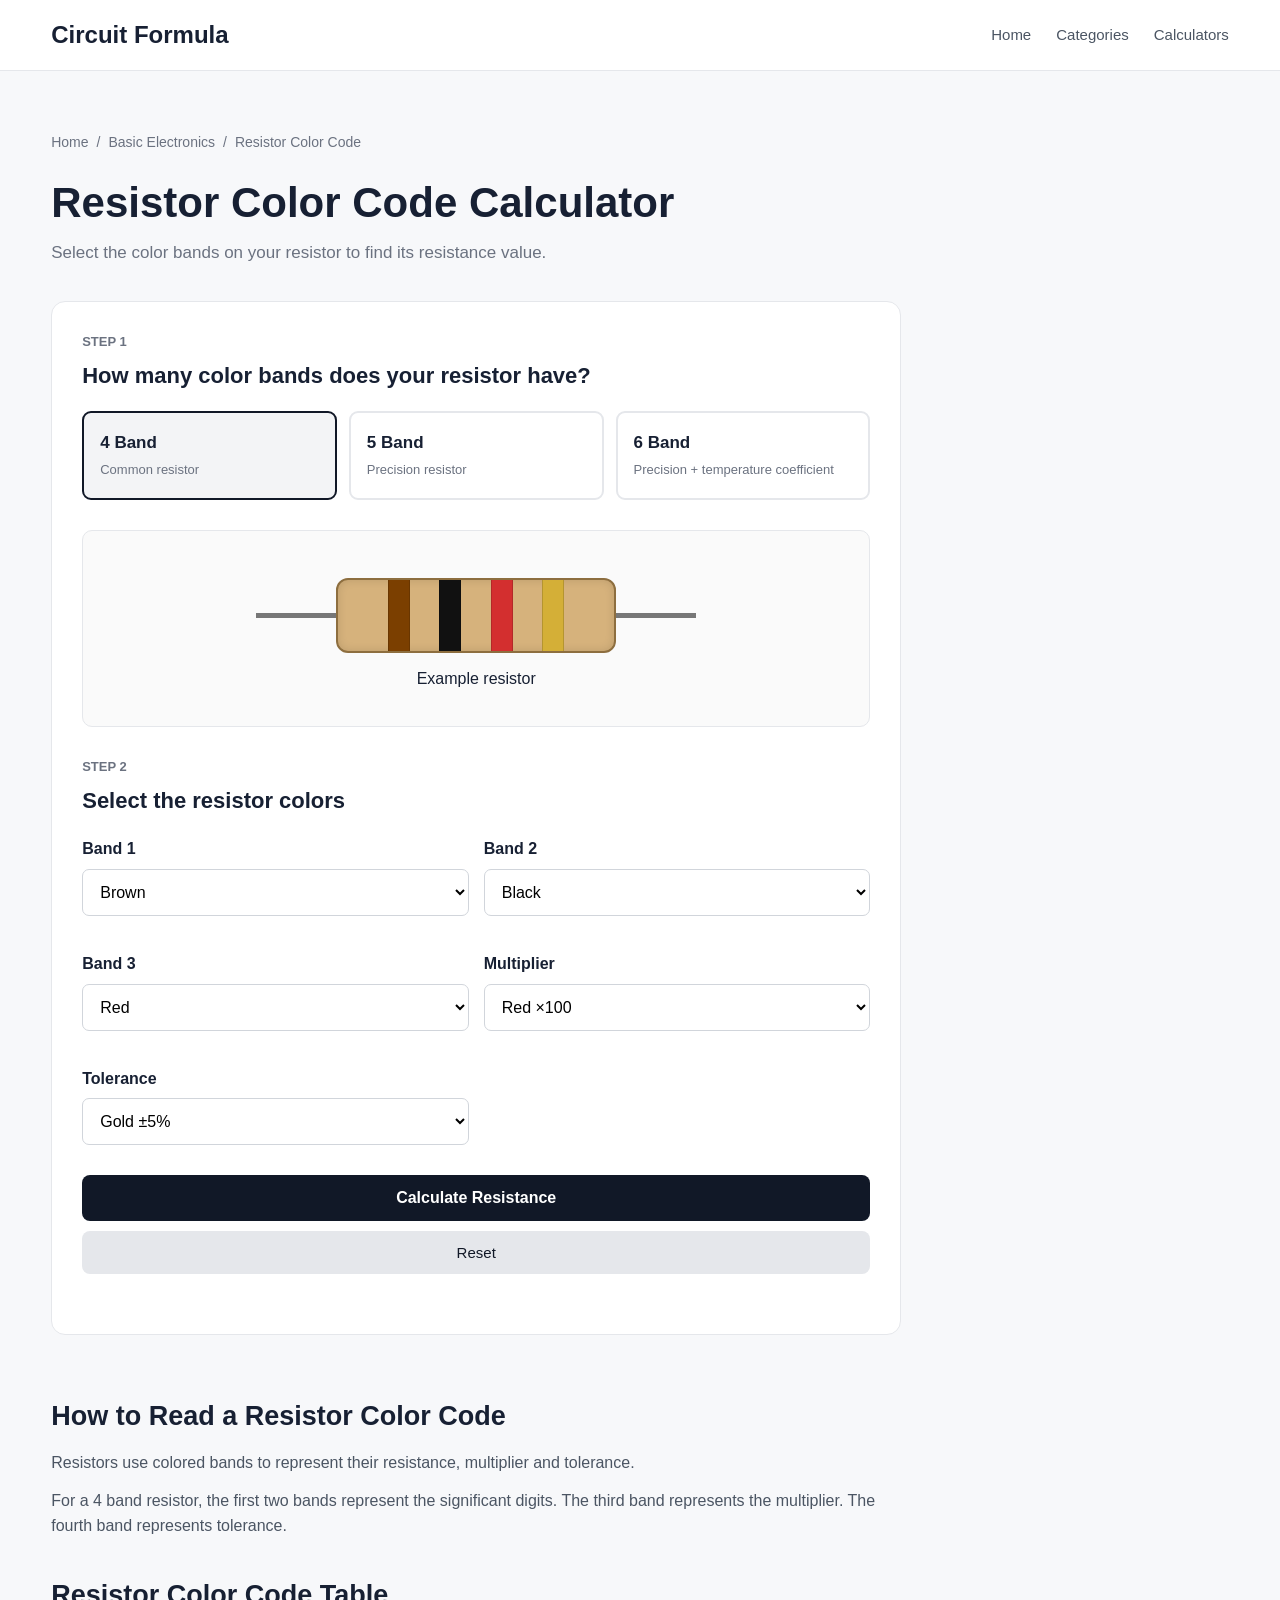
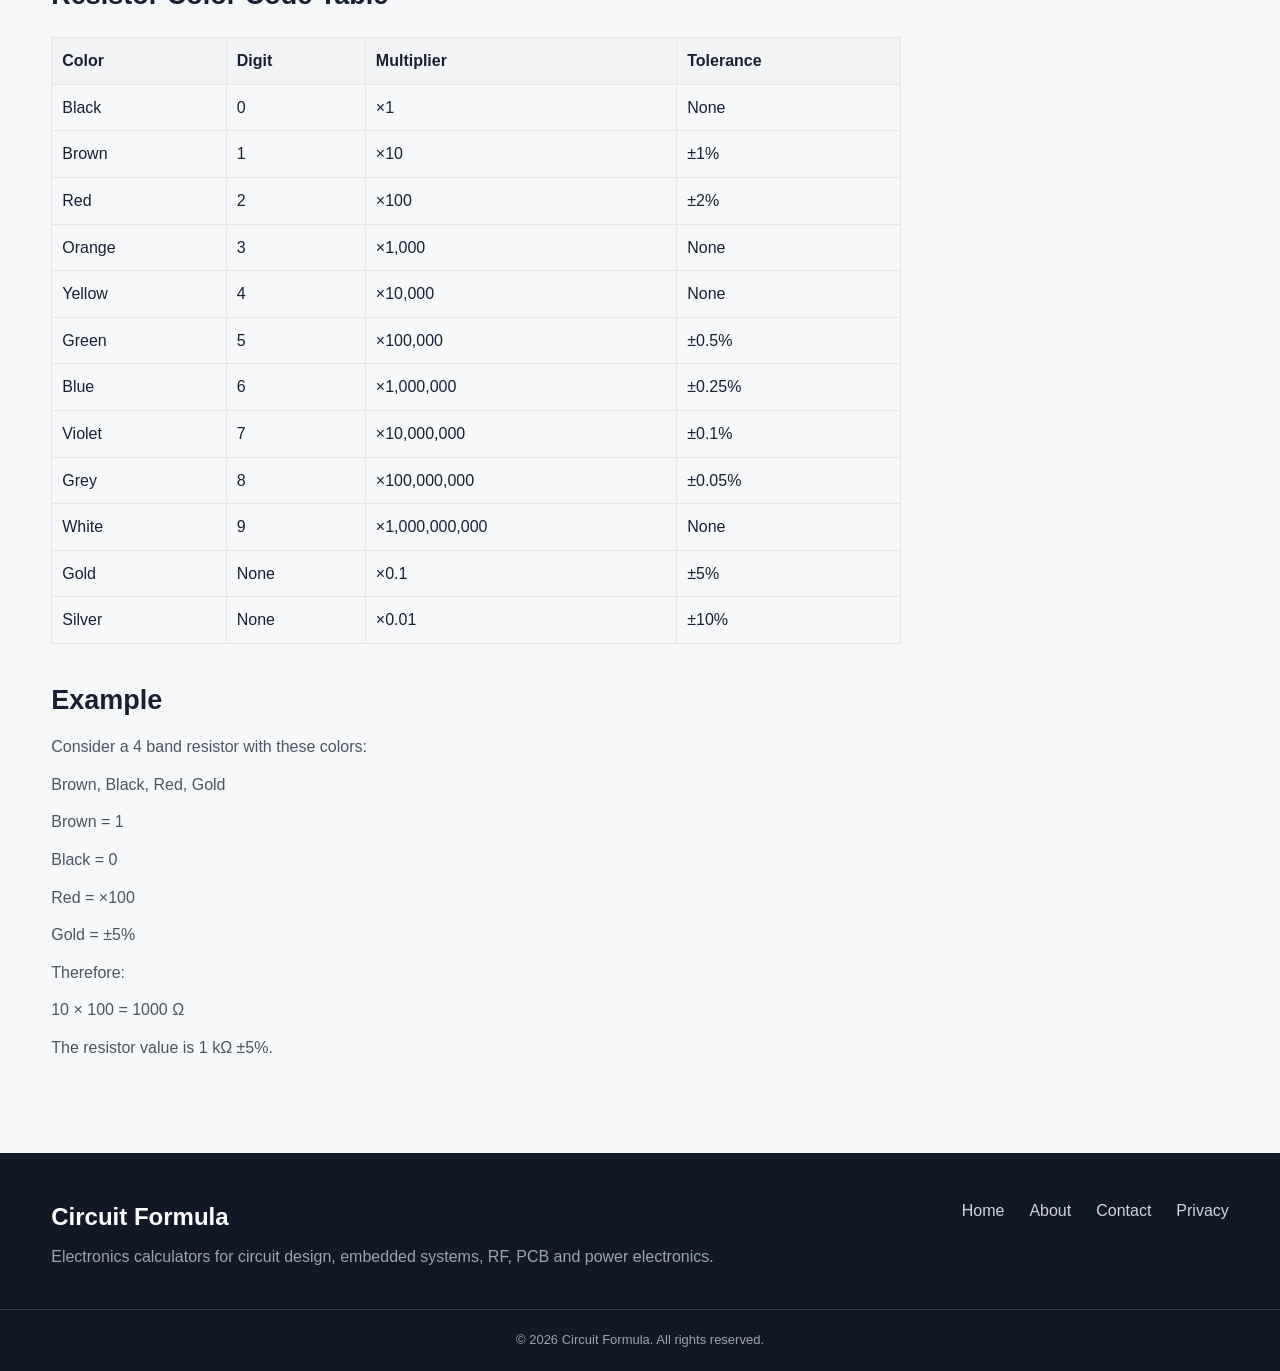
<file: calculators/resistor-color-code.html>
<!DOCTYPE html>
<html lang="en">

<head>

    <meta charset="UTF-8">

    <meta name="viewport" content="width=device-width, initial-scale=1.0">
    <link rel="icon" type="image/png" href="logo/favicon.png">
    <title>Resistor Color Code Calculator | Circuit Formula</title>

    <meta name="description"
          content="Calculate resistor value from color bands. Supports 4 band, 5 band and 6 band resistor color codes.">

    <style>

        * {
            margin: 0;
            padding: 0;
            box-sizing: border-box;
        }

        body {
            font-family: Arial, Helvetica, sans-serif;
            background: #f7f8fa;
            color: #172033;
            line-height: 1.6;
        }

        a {
            text-decoration: none;
            color: inherit;
        }

        .container {
            width: min(1180px, 92%);
            margin: auto;
        }

        .header {
            background: #ffffff;
            border-bottom: 1px solid #e5e7eb;
            position: sticky;
            top: 0;
            z-index: 100;
        }

        .nav {
            min-height: 70px;
            display: flex;
            align-items: center;
            justify-content: space-between;
        }

        .logo {
            font-size: 24px;
            font-weight: 800;
        }

        .nav-links {
            display: flex;
            gap: 25px;
        }

        .nav-links a {
            color: #4b5563;
            font-size: 15px;
        }

        .nav-links a:hover {
            color: #111827;
        }

        .section {
            padding: 60px 0 80px;
        }

        .breadcrumb {
            display: flex;
            flex-wrap: wrap;
            gap: 8px;
            margin-bottom: 25px;
            font-size: 14px;
            color: #6b7280;
        }

        .breadcrumb a:hover {
            color: #111827;
            text-decoration: underline;
        }

        .page-heading {
            margin-bottom: 35px;
        }

        .page-heading h1 {
            font-size: 42px;
            line-height: 1.2;
            margin-bottom: 10px;
        }

        .page-heading p {
            color: #6b7280;
            font-size: 17px;
        }

        .calculator-box {
            max-width: 850px;
            background: #ffffff;
            border: 1px solid #e5e7eb;
            border-radius: 14px;
            padding: 30px;
            margin-bottom: 60px;
        }

        .step {
            margin-bottom: 30px;
        }

        .step-number {
            font-size: 13px;
            font-weight: 700;
            color: #6b7280;
            margin-bottom: 5px;
        }

        .step h2 {
            font-size: 22px;
            margin-bottom: 18px;
        }

        .type-options {
            display: grid;
            grid-template-columns: repeat(3, 1fr);
            gap: 12px;
        }

        .type-option {
            border: 2px solid #e5e7eb;
            border-radius: 9px;
            padding: 16px;
            cursor: pointer;
            background: #ffffff;
            transition: 0.2s;
        }

        .type-option:hover {
            border-color: #9ca3af;
        }

        .type-option.selected {
            border-color: #111827;
            background: #f3f4f6;
        }

        .type-option strong {
            display: block;
            font-size: 17px;
        }

        .type-option span {
            font-size: 13px;
            color: #6b7280;
        }

        .resistor-preview {
            background: #fafafa;
            border: 1px solid #e5e7eb;
            border-radius: 10px;
            padding: 35px 20px;
            margin-bottom: 30px;
            text-align: center;
        }

        .resistor {
            display: flex;
            justify-content: center;
            align-items: center;
            height: 100px;
        }

        .resistor-wire {
            width: 80px;
            height: 5px;
            background: #777;
        }

        .resistor-body {
            width: 280px;
            height: 75px;
            background: #d6b27c;
            border: 2px solid #8d6e3f;
            border-radius: 12px;
            display: flex;
            align-items: stretch;
            justify-content: space-around;
            padding: 0 35px;
            box-shadow: inset 0 0 10px rgba(0, 0, 0, 0.12);
        }

        .band {
            width: 22px;
            height: 100%;
            border-left: 1px solid rgba(0, 0, 0, 0.15);
            border-right: 1px solid rgba(0, 0, 0, 0.15);
        }

        .band-black {
            background: #111111;
        }

        .band-brown {
            background: #7b3f00;
        }

        .band-red {
            background: #d32f2f;
        }

        .band-orange {
            background: #f57c00;
        }

        .band-yellow {
            background: #fbc02d;
        }

        .band-green {
            background: #388e3c;
        }

        .band-blue {
            background: #1976d2;
        }

        .band-violet {
            background: #7b1fa2;
        }

        .band-grey {
            background: #757575;
        }

        .band-white {
            background: #ffffff;
        }

        .band-gold {
            background: #d4af37;
        }

        .band-silver {
            background: #c0c0c0;
        }

        .input-group {
            margin-bottom: 20px;
        }

        .input-group label {
            display: block;
            font-weight: 600;
            margin-bottom: 7px;
        }

        select {
            width: 100%;
            padding: 13px;
            border: 1px solid #d1d5db;
            border-radius: 7px;
            font-size: 16px;
            background: #ffffff;
            outline: none;
        }

        select:focus {
            border-color: #111827;
        }

        .band-grid {
            display: grid;
            grid-template-columns: repeat(2, 1fr);
            gap: 15px;
        }

        .calculate-button {
            width: 100%;
            padding: 14px;
            border: none;
            border-radius: 8px;
            background: #111827;
            color: white;
            font-size: 16px;
            font-weight: 600;
            cursor: pointer;
            margin-top: 10px;
        }

        .calculate-button:hover {
            background: #374151;
        }

        .reset-button {
            width: 100%;
            padding: 13px;
            border: none;
            border-radius: 8px;
            background: #e5e7eb;
            color: #111827;
            font-size: 15px;
            cursor: pointer;
            margin-top: 10px;
        }

        .reset-button:hover {
            background: #d1d5db;
        }

        .result {
            margin-top: 25px;
            padding: 20px;
            border-radius: 9px;
            background: #f3f4f6;
            display: none;
        }

        .result.show {
            display: block;
        }

        .result-title {
            font-size: 14px;
            color: #6b7280;
            margin-bottom: 5px;
        }

        .result-value {
            font-size: 32px;
            font-weight: 700;
        }

        .result-details {
            margin-top: 12px;
            color: #4b5563;
        }

        .content {
            max-width: 850px;
        }

        .content h2 {
            margin-top: 35px;
            margin-bottom: 12px;
            font-size: 27px;
        }

        .content p {
            color: #4b5563;
            margin-bottom: 12px;
        }

        .content ul {
            padding-left: 25px;
            color: #4b5563;
        }

        .color-table {
            width: 100%;
            border-collapse: collapse;
            margin-top: 20px;
        }

        .color-table th,
        .color-table td {
            border: 1px solid #e5e7eb;
            padding: 10px;
            text-align: left;
        }

        .color-table th {
            background: #f3f4f6;
        }

        .footer {
            background: #111827;
            color: white;
            padding-top: 45px;
        }

        .footer-content {
            display: flex;
            justify-content: space-between;
            gap: 30px;
        }

        .footer p {
            color: #9ca3af;
            margin-top: 8px;
        }

        .footer-links {
            display: flex;
            gap: 25px;
            flex-wrap: wrap;
        }

        .footer-links a {
            color: #d1d5db;
        }

        .copyright {
            margin-top: 40px;
            padding: 20px;
            text-align: center;
            border-top: 1px solid #374151;
            color: #9ca3af;
            font-size: 13px;
        }

        @media (max-width: 650px) {

            .nav-links {
                display: none;
            }

            .page-heading h1 {
                font-size: 34px;
            }

            .calculator-box {
                padding: 20px;
            }

            .type-options {
                grid-template-columns: 1fr;
            }

            .band-grid {
                grid-template-columns: 1fr;
            }

            .resistor-body {
                width: 220px;
                padding: 0 20px;
            }

            .resistor-wire {
                width: 35px;
            }

            .footer-content {
                flex-direction: column;
            }

        }

    </style>

</head>


<body>


<header class="header">

    <div class="container nav">

        <a href="../index.html" class="logo">
            Circuit Formula
        </a>

        <nav class="nav-links">

            <a href="../index.html">
                Home
            </a>

            <a href="../index.html#categories">
                Categories
            </a>

            <a href="../index.html#calculators">
                Calculators
            </a>

        </nav>

    </div>

</header>


<main>

<section class="section">

<div class="container">


    <div class="breadcrumb">

        <a href="../index.html">
            Home
        </a>

        <span>/</span>

        <a href="../index.html#categories">
            Basic Electronics
        </a>

        <span>/</span>

        <span>
            Resistor Color Code
        </span>

    </div>


    <div class="page-heading">

        <h1>
            Resistor Color Code Calculator
        </h1>

        <p>
            Select the color bands on your resistor to find its resistance value.
        </p>

    </div>


    <div class="calculator-box">


        <!-- STEP 1 -->

        <div class="step">

            <div class="step-number">
                STEP 1
            </div>

            <h2>
                How many color bands does your resistor have?
            </h2>


            <div class="type-options">


                <div
                    class="type-option selected"
                    onclick="selectBandType(4, this)">

                    <strong>
                        4 Band
                    </strong>

                    <span>
                        Common resistor
                    </span>

                </div>


                <div
                    class="type-option"
                    onclick="selectBandType(5, this)">

                    <strong>
                        5 Band
                    </strong>

                    <span>
                        Precision resistor
                    </span>

                </div>


                <div
                    class="type-option"
                    onclick="selectBandType(6, this)">

                    <strong>
                        6 Band
                    </strong>

                    <span>
                        Precision + temperature coefficient
                    </span>

                </div>


            </div>

        </div>


        <!-- RESISTOR PREVIEW -->

        <div class="resistor-preview">

            <div class="resistor">

                <div class="resistor-wire"></div>

                <div
                    class="resistor-body"
                    id="resistorBody">

                    <div
                        class="band band-brown"
                        id="previewBand1">
                    </div>

                    <div
                        class="band band-black"
                        id="previewBand2">
                    </div>

                    <div
                        class="band band-red"
                        id="previewBand3">
                    </div>

                    <div
                        class="band band-gold"
                        id="previewBand4">
                    </div>

                    <div
                        class="band band-brown"
                        id="previewBand5"
                        style="display:none;">
                    </div>

                    <div
                        class="band band-brown"
                        id="previewBand6"
                        style="display:none;">
                    </div>

                </div>

                <div class="resistor-wire"></div>

            </div>

            <p>
                Example resistor
            </p>

        </div>


        <!-- STEP 2 -->

        <div class="step">

            <div class="step-number">
                STEP 2
            </div>

            <h2>
                Select the resistor colors
            </h2>


            <div class="band-grid">


                <div class="input-group">

                    <label for="band1">
                        Band 1
                    </label>

                    <select id="band1" onchange="updatePreview()">

                        <option value="black">Black</option>
                        <option value="brown" selected>Brown</option>
                        <option value="red">Red</option>
                        <option value="orange">Orange</option>
                        <option value="yellow">Yellow</option>
                        <option value="green">Green</option>
                        <option value="blue">Blue</option>
                        <option value="violet">Violet</option>
                        <option value="grey">Grey</option>
                        <option value="white">White</option>

                    </select>

                </div>


                <div class="input-group">

                    <label for="band2">
                        Band 2
                    </label>

                    <select id="band2" onchange="updatePreview()">

                        <option value="black" selected>Black</option>
                        <option value="brown">Brown</option>
                        <option value="red">Red</option>
                        <option value="orange">Orange</option>
                        <option value="yellow">Yellow</option>
                        <option value="green">Green</option>
                        <option value="blue">Blue</option>
                        <option value="violet">Violet</option>
                        <option value="grey">Grey</option>
                        <option value="white">White</option>

                    </select>

                </div>


                <div
                    class="input-group"
                    id="band3Group">

                    <label for="band3">
                        Band 3
                    </label>

                    <select id="band3" onchange="updatePreview()">

                        <option value="black">Black</option>
                        <option value="brown">Brown</option>
                        <option value="red" selected>Red</option>
                        <option value="orange">Orange</option>
                        <option value="yellow">Yellow</option>
                        <option value="green">Green</option>
                        <option value="blue">Blue</option>
                        <option value="violet">Violet</option>
                        <option value="grey">Grey</option>
                        <option value="white">White</option>

                    </select>

                </div>


                <div
                    class="input-group"
                    id="band4Group">

                    <label for="band4">
                        Multiplier

                    </label>

                    <select id="band4" onchange="updatePreview()">

                        <option value="black">Black ×1</option>
                        <option value="brown">Brown ×10</option>
                        <option value="red" selected>Red ×100</option>
                        <option value="orange">Orange ×1k</option>
                        <option value="yellow">Yellow ×10k</option>
                        <option value="green">Green ×100k</option>
                        <option value="blue">Blue ×1M</option>
                        <option value="violet">Violet ×10M</option>
                        <option value="grey">Grey ×100M</option>
                        <option value="white">White ×1G</option>
                        <option value="gold">Gold ×0.1</option>
                        <option value="silver">Silver ×0.01</option>

                    </select>

                </div>


                <div
                    class="input-group"
                    id="toleranceGroup">

                    <label for="tolerance">
                        Tolerance
                    </label>

                    <select id="tolerance" onchange="updatePreview()">

                        <option value="brown">Brown ±1%</option>
                        <option value="red">Red ±2%</option>
                        <option value="green">Green ±0.5%</option>
                        <option value="blue">Blue ±0.25%</option>
                        <option value="violet">Violet ±0.1%</option>
                        <option value="grey">Grey ±0.05%</option>
                        <option value="gold" selected>Gold ±5%</option>
                        <option value="silver">Silver ±10%</option>

                    </select>

                </div>


                <div
                    class="input-group"
                    id="tempGroup"
                    style="display:none;">

                    <label for="tempCoeff">
                        Temperature Coefficient
                    </label>

                    <select id="tempCoeff" onchange="updatePreview()">

                        <option value="brown">Brown 100 ppm/K</option>
                        <option value="red">Red 50 ppm/K</option>
                        <option value="orange">Orange 15 ppm/K</option>
                        <option value="yellow">Yellow 25 ppm/K</option>
                        <option value="blue">Blue 10 ppm/K</option>
                        <option value="violet">Violet 5 ppm/K</option>

                    </select>

                </div>

            </div>


            <button
                class="calculate-button"
                onclick="calculate()">

                Calculate Resistance

            </button>


            <button
                class="reset-button"
                onclick="resetCalculator()">

                Reset

            </button>

        </div>


        <!-- RESULT -->

        <div
            class="result"
            id="result">

            <div class="result-title">
                Resistance
            </div>

            <div
                class="result-value"
                id="resultValue">
            </div>

            <div
                class="result-details"
                id="resultDetails">
            </div>

        </div>


    </div>


    <!-- INFORMATION -->

    <article class="content">


        <h2>
            How to Read a Resistor Color Code
        </h2>

        <p>
            Resistors use colored bands to represent their resistance,
            multiplier and tolerance.
        </p>

        <p>
            For a 4 band resistor, the first two bands represent
            the significant digits. The third band represents the
            multiplier. The fourth band represents tolerance.
        </p>


        <h2>
            Resistor Color Code Table
        </h2>


        <table class="color-table">

            <thead>

                <tr>

                    <th>
                        Color
                    </th>

                    <th>
                        Digit
                    </th>

                    <th>
                        Multiplier
                    </th>

                    <th>
                        Tolerance
                    </th>

                </tr>

            </thead>

            <tbody>

                <tr>
                    <td>Black</td>
                    <td>0</td>
                    <td>×1</td>
                    <td>None</td>
                </tr>

                <tr>
                    <td>Brown</td>
                    <td>1</td>
                    <td>×10</td>
                    <td>±1%</td>
                </tr>

                <tr>
                    <td>Red</td>
                    <td>2</td>
                    <td>×100</td>
                    <td>±2%</td>
                </tr>

                <tr>
                    <td>Orange</td>
                    <td>3</td>
                    <td>×1,000</td>
                    <td>None</td>
                </tr>

                <tr>
                    <td>Yellow</td>
                    <td>4</td>
                    <td>×10,000</td>
                    <td>None</td>
                </tr>

                <tr>
                    <td>Green</td>
                    <td>5</td>
                    <td>×100,000</td>
                    <td>±0.5%</td>
                </tr>

                <tr>
                    <td>Blue</td>
                    <td>6</td>
                    <td>×1,000,000</td>
                    <td>±0.25%</td>
                </tr>

                <tr>
                    <td>Violet</td>
                    <td>7</td>
                    <td>×10,000,000</td>
                    <td>±0.1%</td>
                </tr>

                <tr>
                    <td>Grey</td>
                    <td>8</td>
                    <td>×100,000,000</td>
                    <td>±0.05%</td>
                </tr>

                <tr>
                    <td>White</td>
                    <td>9</td>
                    <td>×1,000,000,000</td>
                    <td>None</td>
                </tr>

                <tr>
                    <td>Gold</td>
                    <td>None</td>
                    <td>×0.1</td>
                    <td>±5%</td>
                </tr>

                <tr>
                    <td>Silver</td>
                    <td>None</td>
                    <td>×0.01</td>
                    <td>±10%</td>
                </tr>

            </tbody>

        </table>


        <h2>
            Example
        </h2>

        <p>
            Consider a 4 band resistor with these colors:
        </p>

        <p>
            Brown, Black, Red, Gold
        </p>

        <p>
            Brown = 1
        </p>

        <p>
            Black = 0
        </p>

        <p>
            Red = ×100
        </p>

        <p>
            Gold = ±5%
        </p>

        <p>
            Therefore:
        </p>

        <p>
            10 × 100 = 1000 Ω
        </p>

        <p>
            The resistor value is 1 kΩ ±5%.
        </p>


    </article>


</div>

</section>

</main>


<footer class="footer">

    <div class="container footer-content">

        <div>

            <div class="logo">
                Circuit Formula
            </div>

            <p>
                Electronics calculators for circuit design,
                embedded systems, RF, PCB and power electronics.
            </p>

        </div>


        <div class="footer-links">

            <a href="../index.html">
                Home
            </a>

            <a href="../about.html">
                About
            </a>

            <a href="../contact.html">
                Contact
            </a>

            <a href="../privacy.html">
                Privacy
            </a>

        </div>

    </div>


    <div class="copyright">

        © 2026 Circuit Formula. All rights reserved.

    </div>

</footer>


<script>

let bandCount = 4;


const digitValues = {

    black: 0,
    brown: 1,
    red: 2,
    orange: 3,
    yellow: 4,
    green: 5,
    blue: 6,
    violet: 7,
    grey: 8,
    white: 9

};


const multipliers = {

    black: 1,
    brown: 10,
    red: 100,
    orange: 1000,
    yellow: 10000,
    green: 100000,
    blue: 1000000,
    violet: 10000000,
    grey: 100000000,
    white: 1000000000,
    gold: 0.1,
    silver: 0.01

};


const tolerances = {

    brown: 1,
    red: 2,
    green: 0.5,
    blue: 0.25,
    violet: 0.1,
    grey: 0.05,
    gold: 5,
    silver: 10

};


const tempCoefficients = {

    brown: 100,
    red: 50,
    orange: 15,
    yellow: 25,
    blue: 10,
    violet: 5

};


function selectBandType(count, element) {

    bandCount = count;


    document
        .querySelectorAll(".type-option")
        .forEach(function(option) {

            option.classList.remove("selected");

        });


    element.classList.add("selected");


    if (count === 4) {

        document.getElementById("band3Group").style.display = "block";

        document.getElementById("band4Group")
            .querySelector("label").textContent =
            "Multiplier";

        document.getElementById("toleranceGroup").style.display = "block";

        document.getElementById("tempGroup").style.display = "none";


        document.getElementById("previewBand1").style.display = "block";
        document.getElementById("previewBand2").style.display = "block";
        document.getElementById("previewBand3").style.display = "block";
        document.getElementById("previewBand4").style.display = "block";
        document.getElementById("previewBand5").style.display = "none";
        document.getElementById("previewBand6").style.display = "none";

    }


    if (count === 5) {

        document.getElementById("band3Group").style.display = "block";

        document.getElementById("band4Group")
            .querySelector("label").textContent =
            "Multiplier";

        document.getElementById("toleranceGroup").style.display = "block";

        document.getElementById("tempGroup").style.display = "none";


        document.getElementById("previewBand1").style.display = "block";
        document.getElementById("previewBand2").style.display = "block";
        document.getElementById("previewBand3").style.display = "block";
        document.getElementById("previewBand4").style.display = "block";
        document.getElementById("previewBand5").style.display = "block";
        document.getElementById("previewBand6").style.display = "none";

    }


    if (count === 6) {

        document.getElementById("band3Group").style.display = "block";

        document.getElementById("band4Group")
            .querySelector("label").textContent =
            "Multiplier";

        document.getElementById("toleranceGroup").style.display = "block";

        document.getElementById("tempGroup").style.display = "block";


        document.getElementById("previewBand1").style.display = "block";
        document.getElementById("previewBand2").style.display = "block";
        document.getElementById("previewBand3").style.display = "block";
        document.getElementById("previewBand4").style.display = "block";
        document.getElementById("previewBand5").style.display = "block";
        document.getElementById("previewBand6").style.display = "block";

    }


    updatePreview();

}


function updatePreview() {

    const colors = [

        document.getElementById("band1").value,
        document.getElementById("band2").value,
        document.getElementById("band3").value,
        document.getElementById("band4").value,
        document.getElementById("tolerance").value,
        document.getElementById("tempCoeff").value

    ];


    const previewIds = [

        "previewBand1",
        "previewBand2",
        "previewBand3",
        "previewBand4",
        "previewBand5",
        "previewBand6"

    ];


    colors.forEach(function(color, index) {

        const band =
            document.getElementById(
                previewIds[index]
            );


        if (band) {

            band.className =
                "band band-" + color;

        }

    });

}


function calculate() {

    let value;


    if (bandCount === 4) {

        const first =
            digitValues[
                document.getElementById("band1").value
            ];

        const second =
            digitValues[
                document.getElementById("band2").value
            ];

        const multiplier =
            multipliers[
                document.getElementById("band4").value
            ];


        value =
            ((first * 10) + second) * multiplier;

    }


    else if (bandCount === 5) {

        const first =
            digitValues[
                document.getElementById("band1").value
            ];

        const second =
            digitValues[
                document.getElementById("band2").value
            ];

        const third =
            digitValues[
                document.getElementById("band3").value
            ];

        const multiplier =
            multipliers[
                document.getElementById("band4").value
            ];


        value =
            ((first * 100) +
            (second * 10) +
            third) * multiplier;

    }


    else {

        const first =
            digitValues[
                document.getElementById("band1").value
            ];

        const second =
            digitValues[
                document.getElementById("band2").value
            ];

        const third =
            digitValues[
                document.getElementById("band3").value
            ];

        const multiplier =
            multipliers[
                document.getElementById("band4").value
            ];


        value =
            ((first * 100) +
            (second * 10) +
            third) * multiplier;

    }


    const toleranceColor =
        document.getElementById("tolerance").value;


    const tolerance =
        tolerances[toleranceColor];


    let details =
        "Tolerance: ±" +
        tolerance +
        "%";


    if (bandCount === 6) {

        const tempColor =
            document.getElementById("tempCoeff").value;


        const temp =
            tempCoefficients[tempColor];


        details +=
            "<br>Temperature coefficient: " +
            temp +
            " ppm/K";

    }


    document.getElementById("resultValue").textContent =
        formatResistance(value);


    document.getElementById("resultDetails").innerHTML =
        details;


    document
        .getElementById("result")
        .classList.add("show");

}


function formatResistance(value) {

    if (value >= 1000000000) {

        return (
            Number((value / 1000000000).toFixed(4))
            + " GΩ"
        );

    }


    if (value >= 1000000) {

        return (
            Number((value / 1000000).toFixed(4))
            + " MΩ"
        );

    }


    if (value >= 1000) {

        return (
            Number((value / 1000).toFixed(4))
            + " kΩ"
        );

    }


    if (value < 1) {

        return (
            Number(value.toFixed(6))
            + " Ω"
        );

    }


    return (
        Number(value.toFixed(4))
        + " Ω"
    );

}


function resetCalculator() {

    bandCount = 4;


    document.getElementById("band1").value = "brown";

    document.getElementById("band2").value = "black";

    document.getElementById("band3").value = "red";

    document.getElementById("band4").value = "red";

    document.getElementById("tolerance").value = "gold";

    document.getElementById("tempCoeff").value = "brown";


    document
        .querySelectorAll(".type-option")
        .forEach(function(option) {

            option.classList.remove("selected");

        });


    document
        .querySelector(".type-option")
        .classList.add("selected");


    document.getElementById("band3Group").style.display = "block";

    document.getElementById("band4Group")
        .querySelector("label").textContent =
        "Multiplier";

    document.getElementById("toleranceGroup").style.display = "block";

    document.getElementById("tempGroup").style.display = "none";


    document.getElementById("previewBand1").style.display = "block";
    document.getElementById("previewBand2").style.display = "block";
    document.getElementById("previewBand3").style.display = "block";
    document.getElementById("previewBand4").style.display = "block";
    document.getElementById("previewBand5").style.display = "none";
    document.getElementById("previewBand6").style.display = "none";


    updatePreview();


    document
        .getElementById("result")
        .classList.remove("show");

}

</script>


</body>

</html>
</file>
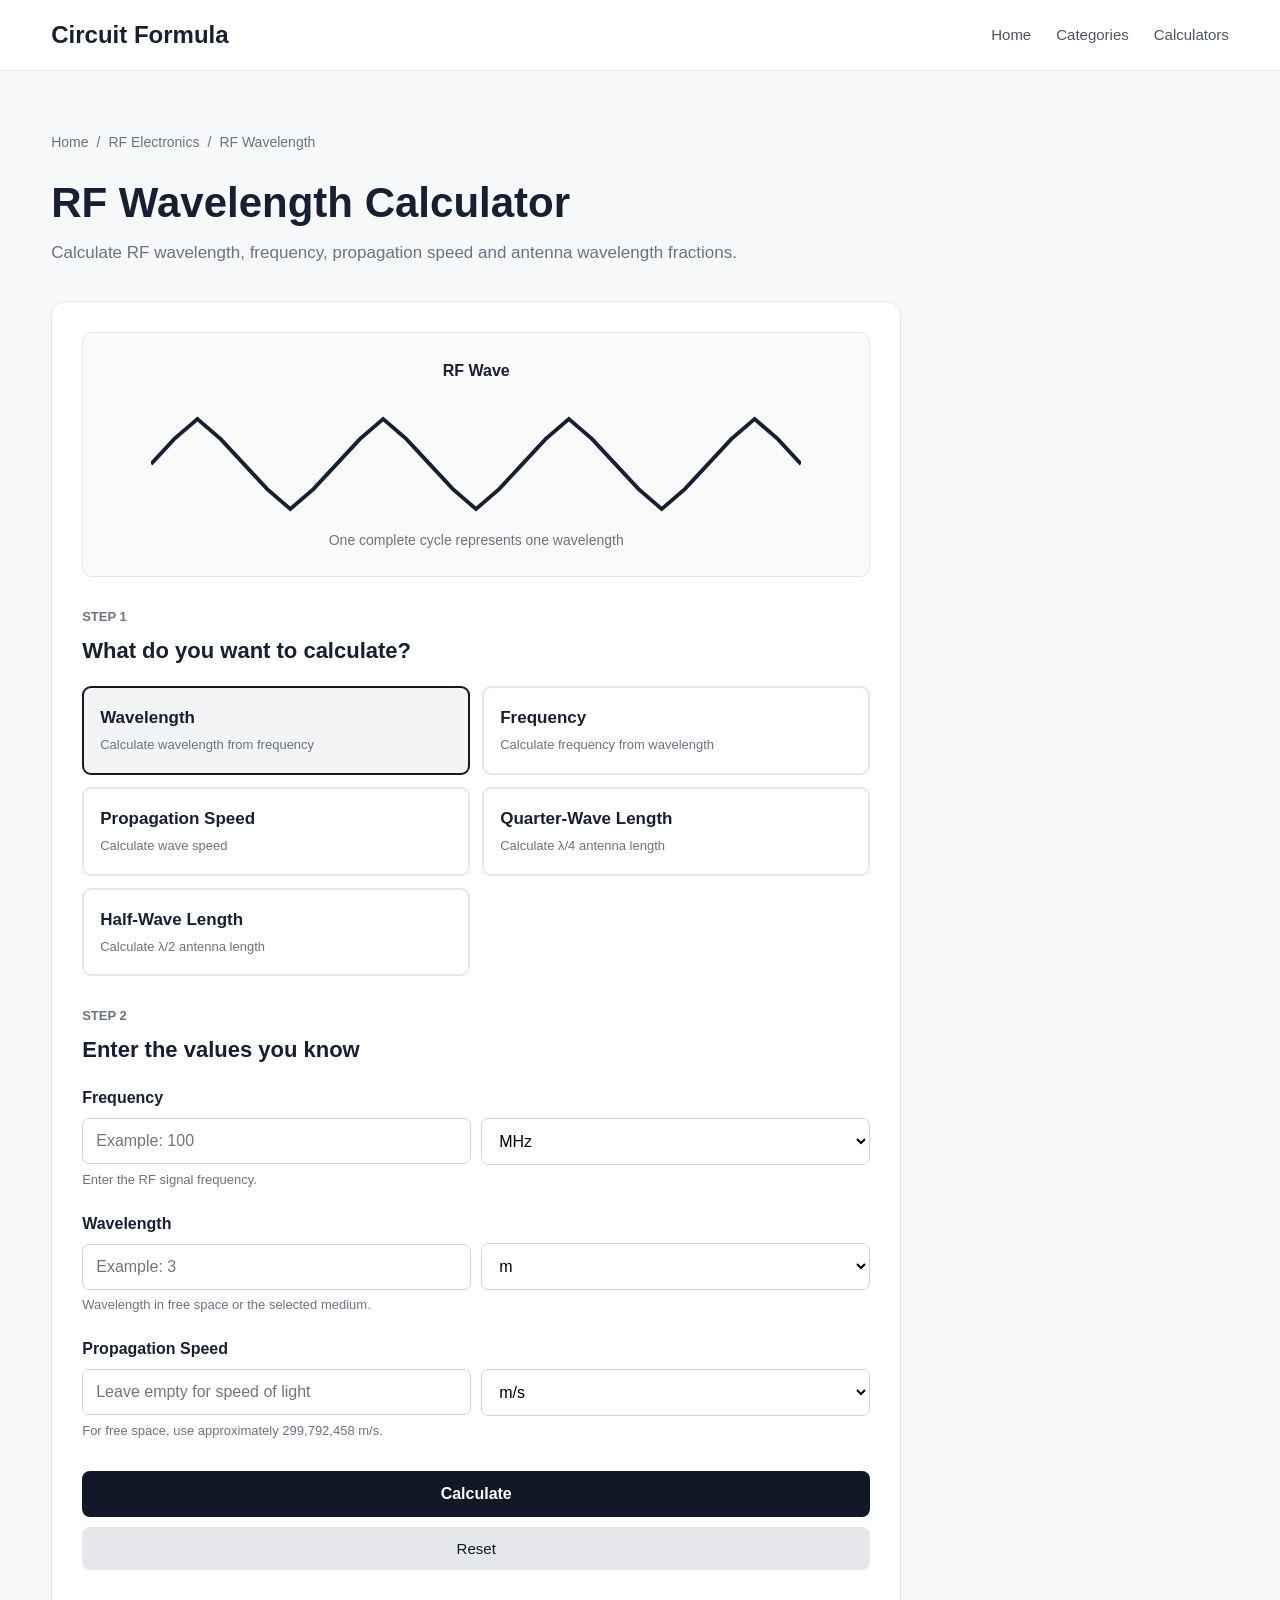
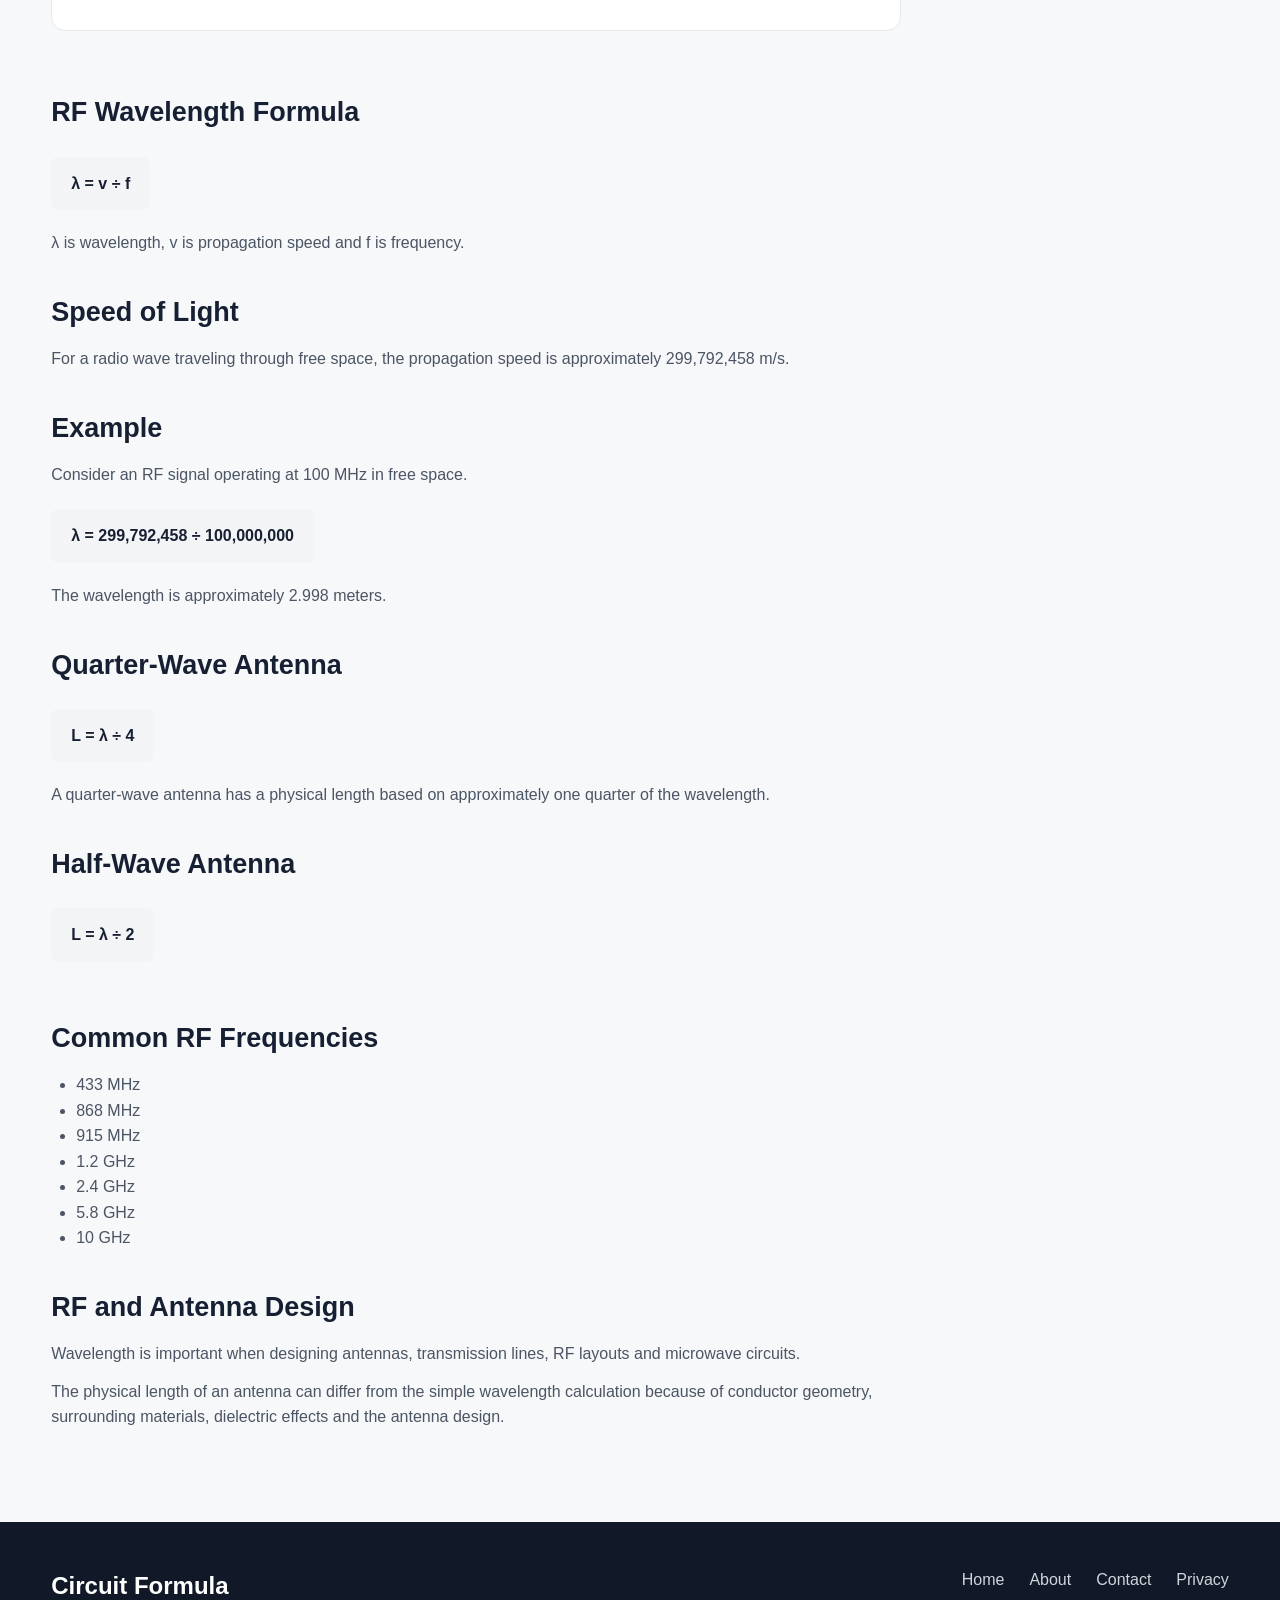
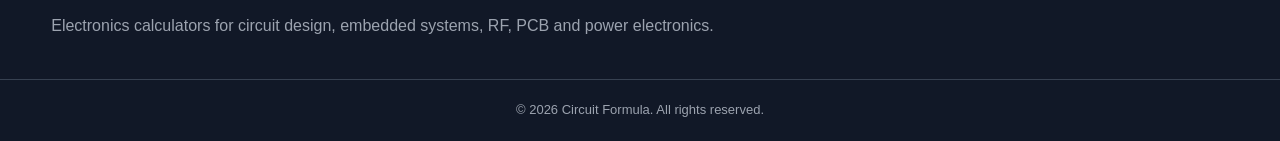
<file: calculators/rf-wavelength.html>
<!DOCTYPE html>
<html lang="en">

<head>

    <meta charset="UTF-8">

    <meta name="viewport"
          content="width=device-width, initial-scale=1.0">
    <link rel="icon" type="image/png" href="logo/favicon.png">
    <title>RF Wavelength Calculator | Circuit Formula</title>

    <meta name="description"
          content="Calculate RF wavelength, frequency, propagation speed and quarter-wave antenna length for radio frequency and electronics applications.">

    <style>

        * {
            margin: 0;
            padding: 0;
            box-sizing: border-box;
        }

        body {
            font-family: Arial, Helvetica, sans-serif;
            background: #f7f8fa;
            color: #172033;
            line-height: 1.6;
        }

        a {
            text-decoration: none;
            color: inherit;
        }

        .container {
            width: min(1180px, 92%);
            margin: auto;
        }

        .header {
            background: #ffffff;
            border-bottom: 1px solid #e5e7eb;
            position: sticky;
            top: 0;
            z-index: 100;
        }

        .nav {
            min-height: 70px;
            display: flex;
            align-items: center;
            justify-content: space-between;
        }

        .logo {
            font-size: 24px;
            font-weight: 800;
        }

        .nav-links {
            display: flex;
            gap: 25px;
        }

        .nav-links a {
            color: #4b5563;
            font-size: 15px;
        }

        .nav-links a:hover {
            color: #111827;
        }

        .section {
            padding: 60px 0 80px;
        }

        .breadcrumb {
            display: flex;
            flex-wrap: wrap;
            gap: 8px;
            margin-bottom: 25px;
            font-size: 14px;
            color: #6b7280;
        }

        .breadcrumb a:hover {
            color: #111827;
            text-decoration: underline;
        }

        .page-heading {
            margin-bottom: 35px;
        }

        .page-heading h1 {
            font-size: 42px;
            line-height: 1.2;
            margin-bottom: 10px;
        }

        .page-heading p {
            color: #6b7280;
            font-size: 17px;
        }

        .calculator-box {
            max-width: 850px;
            background: #ffffff;
            border: 1px solid #e5e7eb;
            border-radius: 14px;
            padding: 30px;
            margin-bottom: 60px;
        }

        .step {
            margin-bottom: 30px;
        }

        .step-number {
            font-size: 13px;
            font-weight: 700;
            color: #6b7280;
            margin-bottom: 5px;
        }

        .step h2 {
            font-size: 22px;
            margin-bottom: 18px;
        }

        .calculation-options {
            display: grid;
            grid-template-columns: repeat(2, 1fr);
            gap: 12px;
        }

        .calculation-option {
            border: 2px solid #e5e7eb;
            border-radius: 9px;
            padding: 16px;
            cursor: pointer;
            background: #ffffff;
            transition: 0.2s;
        }

        .calculation-option:hover {
            border-color: #9ca3af;
        }

        .calculation-option.selected {
            border-color: #111827;
            background: #f3f4f6;
        }

        .calculation-option strong {
            display: block;
            font-size: 17px;
        }

        .calculation-option span {
            font-size: 13px;
            color: #6b7280;
        }

        .rf-diagram {
            background: #fafafa;
            border: 1px solid #e5e7eb;
            border-radius: 10px;
            padding: 25px;
            margin-bottom: 30px;
            text-align: center;
        }

        .diagram-title {
            font-weight: 700;
            margin-bottom: 20px;
        }

        .wave {
            width: 100%;
            max-width: 650px;
            height: 120px;
            margin: auto;
        }

        .wave svg {
            width: 100%;
            height: 100%;
        }

        .wave-label {
            margin-top: 5px;
            color: #6b7280;
            font-size: 14px;
        }

        .input-group {
            margin-bottom: 20px;
        }

        .input-group label {
            display: block;
            font-weight: 600;
            margin-bottom: 7px;
        }

        .input-help {
            display: block;
            margin-top: 5px;
            font-size: 13px;
            color: #6b7280;
        }

        .input-row {
            display: flex;
            align-items: center;
            gap: 10px;
        }

        .input-row input,
        .input-row select {
            flex: 1;
            width: 100%;
            padding: 13px;
            border: 1px solid #d1d5db;
            border-radius: 7px;
            font-size: 16px;
            outline: none;
            background: #ffffff;
        }

        .input-row input:focus,
        .input-row select:focus {
            border-color: #111827;
        }

        .unit {
            min-width: 60px;
            font-weight: 600;
            color: #6b7280;
        }

        .calculate-button {
            width: 100%;
            padding: 14px;
            border: none;
            border-radius: 8px;
            background: #111827;
            color: white;
            font-size: 16px;
            font-weight: 600;
            cursor: pointer;
            margin-top: 10px;
        }

        .calculate-button:hover {
            background: #374151;
        }

        .reset-button {
            width: 100%;
            padding: 13px;
            border: none;
            border-radius: 8px;
            background: #e5e7eb;
            color: #111827;
            font-size: 15px;
            cursor: pointer;
            margin-top: 10px;
        }

        .reset-button:hover {
            background: #d1d5db;
        }

        .result {
            margin-top: 25px;
            padding: 20px;
            border-radius: 9px;
            background: #f3f4f6;
            display: none;
        }

        .result.show {
            display: block;
        }

        .result-title {
            font-size: 14px;
            color: #6b7280;
            margin-bottom: 5px;
        }

        .result-value {
            font-size: 32px;
            font-weight: 700;
        }

        .result-details {
            margin-top: 12px;
            color: #4b5563;
        }

        .content {
            max-width: 850px;
        }

        .content h2 {
            margin-top: 35px;
            margin-bottom: 12px;
            font-size: 27px;
        }

        .content p {
            color: #4b5563;
            margin-bottom: 12px;
        }

        .content ul {
            padding-left: 25px;
            color: #4b5563;
        }

        .formula {
            display: inline-block;
            padding: 14px 20px;
            background: #f3f4f6;
            border-radius: 8px;
            font-weight: 700;
            margin: 10px 0 20px;
        }

        .footer {
            background: #111827;
            color: white;
            padding-top: 45px;
        }

        .footer-content {
            display: flex;
            justify-content: space-between;
            gap: 30px;
        }

        .footer p {
            color: #9ca3af;
            margin-top: 8px;
        }

        .footer-links {
            display: flex;
            gap: 25px;
            flex-wrap: wrap;
        }

        .footer-links a {
            color: #d1d5db;
        }

        .copyright {
            margin-top: 40px;
            padding: 20px;
            text-align: center;
            border-top: 1px solid #374151;
            color: #9ca3af;
            font-size: 13px;
        }

        @media (max-width: 650px) {

            .nav-links {
                display: none;
            }

            .page-heading h1 {
                font-size: 34px;
            }

            .calculator-box {
                padding: 20px;
            }

            .calculation-options {
                grid-template-columns: 1fr;
            }

            .footer-content {
                flex-direction: column;
            }

        }

    </style>

</head>


<body>


<header class="header">

    <div class="container nav">

        <a href="../index.html" class="logo">
            Circuit Formula
        </a>

        <nav class="nav-links">

            <a href="../index.html">
                Home
            </a>

            <a href="../index.html#categories">
                Categories
            </a>

            <a href="../index.html#calculators">
                Calculators
            </a>

        </nav>

    </div>

</header>


<main>

<section class="section">

<div class="container">


    <div class="breadcrumb">

        <a href="../index.html">
            Home
        </a>

        <span>/</span>

        <a href="../index.html#categories">
            RF Electronics
        </a>

        <span>/</span>

        <span>
            RF Wavelength
        </span>

    </div>


    <div class="page-heading">

        <h1>
            RF Wavelength Calculator
        </h1>

        <p>
            Calculate RF wavelength, frequency, propagation speed and antenna wavelength fractions.
        </p>

    </div>


    <div class="calculator-box">


        <div class="rf-diagram">

            <div class="diagram-title">
                RF Wave
            </div>

            <div class="wave">

                <svg
                    viewBox="0 0 700 120"
                    preserveAspectRatio="none">

                    <polyline
                        points="0,60 25,35 50,15 75,35 100,60 125,85 150,105 175,85 200,60 225,35 250,15 275,35 300,60 325,85 350,105 375,85 400,60 425,35 450,15 475,35 500,60 525,85 550,105 575,85 600,60 625,35 650,15 675,35 700,60"
                        fill="none"
                        stroke="currentColor"
                        stroke-width="4"/>

                </svg>

            </div>

            <div class="wave-label">
                One complete cycle represents one wavelength
            </div>

        </div>


        <div class="step">

            <div class="step-number">
                STEP 1
            </div>

            <h2>
                What do you want to calculate?
            </h2>


            <div class="calculation-options">


                <div
                    class="calculation-option selected"
                    onclick="selectCalculation('wavelength', this)">

                    <strong>
                        Wavelength
                    </strong>

                    <span>
                        Calculate wavelength from frequency
                    </span>

                </div>


                <div
                    class="calculation-option"
                    onclick="selectCalculation('frequency', this)">

                    <strong>
                        Frequency
                    </strong>

                    <span>
                        Calculate frequency from wavelength
                    </span>

                </div>


                <div
                    class="calculation-option"
                    onclick="selectCalculation('speed', this)">

                    <strong>
                        Propagation Speed
                    </strong>

                    <span>
                        Calculate wave speed
                    </span>

                </div>


                <div
                    class="calculation-option"
                    onclick="selectCalculation('quarter', this)">

                    <strong>
                        Quarter-Wave Length
                    </strong>

                    <span>
                        Calculate λ/4 antenna length
                    </span>

                </div>


                <div
                    class="calculation-option"
                    onclick="selectCalculation('half', this)">

                    <strong>
                        Half-Wave Length
                    </strong>

                    <span>
                        Calculate λ/2 antenna length
                    </span>

                </div>


            </div>

        </div>


        <div class="step">

            <div class="step-number">
                STEP 2
            </div>

            <h2>
                Enter the values you know
            </h2>


            <div class="input-group">

                <label for="frequency">
                    Frequency
                </label>

                <div class="input-row">

                    <input
                        type="number"
                        id="frequency"
                        placeholder="Example: 100"
                        step="any"
                        min="0">

                    <select id="frequencyUnit">

                        <option value="1">
                            Hz
                        </option>

                        <option value="1000">
                            kHz
                        </option>

                        <option value="1000000" selected>
                            MHz
                        </option>

                        <option value="1000000000">
                            GHz
                        </option>

                    </select>

                </div>

                <span class="input-help">
                    Enter the RF signal frequency.
                </span>

            </div>


            <div class="input-group">

                <label for="wavelength">
                    Wavelength
                </label>

                <div class="input-row">

                    <input
                        type="number"
                        id="wavelength"
                        placeholder="Example: 3"
                        step="any"
                        min="0">

                    <select id="wavelengthUnit">

                        <option value="0.001">
                            mm
                        </option>

                        <option value="0.01">
                            cm
                        </option>

                        <option value="1" selected>
                            m
                        </option>

                    </select>

                </div>

                <span class="input-help">
                    Wavelength in free space or the selected medium.
                </span>

            </div>


            <div class="input-group">

                <label for="speed">
                    Propagation Speed
                </label>

                <div class="input-row">

                    <input
                        type="number"
                        id="speed"
                        placeholder="Leave empty for speed of light"
                        step="any"
                        min="0">

                    <select id="speedUnit">

                        <option value="1">
                            m/s
                        </option>

                        <option value="1000000">
                            Mm/s
                        </option>

                    </select>

                </div>

                <span class="input-help">
                    For free space, use approximately 299,792,458 m/s.
                </span>

            </div>


            <button
                class="calculate-button"
                onclick="calculate()">

                Calculate

            </button>


            <button
                class="reset-button"
                onclick="resetCalculator()">

                Reset

            </button>


        </div>


        <div
            id="result"
            class="result">

            <div class="result-title">
                Result
            </div>

            <div
                id="resultValue"
                class="result-value">
            </div>

            <div
                id="resultDetails"
                class="result-details">
            </div>

        </div>


    </div>


    <article class="content">


        <h2>
            RF Wavelength Formula
        </h2>

        <div class="formula">
            λ = v ÷ f
        </div>

        <p>
            λ is wavelength, v is propagation speed and f is frequency.
        </p>


        <h2>
            Speed of Light
        </h2>

        <p>
            For a radio wave traveling through free space,
            the propagation speed is approximately 299,792,458 m/s.
        </p>


        <h2>
            Example
        </h2>

        <p>
            Consider an RF signal operating at 100 MHz in free space.
        </p>

        <div class="formula">
            λ = 299,792,458 ÷ 100,000,000
        </div>

        <p>
            The wavelength is approximately 2.998 meters.
        </p>


        <h2>
            Quarter-Wave Antenna</h2>

        <div class="formula">
            L = λ ÷ 4
        </div>

        <p>
            A quarter-wave antenna has a physical length based on
            approximately one quarter of the wavelength.
        </p>


        <h2>
            Half-Wave Antenna
        </h2>

        <div class="formula">
            L = λ ÷ 2
        </div>


        <h2>
            Common RF Frequencies
        </h2>

        <ul>

            <li>
                433 MHz
            </li>

            <li>
                868 MHz
            </li>

            <li>
                915 MHz
            </li>

            <li>
                1.2 GHz
            </li>

            <li>
                2.4 GHz
            </li>

            <li>
                5.8 GHz
            </li>

            <li>
                10 GHz
            </li>

        </ul>


        <h2>
            RF and Antenna Design
        </h2>

        <p>
            Wavelength is important when designing antennas,
            transmission lines, RF layouts and microwave circuits.
        </p>

        <p>
            The physical length of an antenna can differ from the
            simple wavelength calculation because of conductor geometry,
            surrounding materials, dielectric effects and the antenna design.
        </p>


    </article>


</div>

</section>

</main>


<footer class="footer">

    <div class="container footer-content">

        <div>

            <div class="logo">
                Circuit Formula
            </div>

            <p>
                Electronics calculators for circuit design,
                embedded systems, RF, PCB and power electronics.
            </p>

        </div>


        <div class="footer-links">

            <a href="../index.html">
                Home
            </a>

            <a href="../about.html">
                About
            </a>

            <a href="../contact.html">
                Contact
            </a>

            <a href="../privacy.html">
                Privacy
            </a>

        </div>

    </div>


    <div class="copyright">

        © 2026 Circuit Formula. All rights reserved.

    </div>

</footer>


<script>

const SPEED_OF_LIGHT = 299792458;

let selectedCalculation = "wavelength";


function selectCalculation(type, element) {

    selectedCalculation = type;

    document
        .querySelectorAll(".calculation-option")
        .forEach(function(option) {

            option.classList.remove("selected");

        });

    element.classList.add("selected");

    document
        .getElementById("result")
        .classList.remove("show");
}


function getFrequency() {

    const value =
        parseFloat(
            document.getElementById("frequency").value
        );

    const unit =
        parseFloat(
            document.getElementById("frequencyUnit").value
        );

    if (!Number.isFinite(value)) {
        return NaN;
    }

    return value * unit;
}


function getWavelength() {

    const value =
        parseFloat(
            document.getElementById("wavelength").value
        );

    const unit =
        parseFloat(
            document.getElementById("wavelengthUnit").value
        );

    if (!Number.isFinite(value)) {
        return NaN;
    }

    return value * unit;
}


function getSpeed() {

    const value =
        parseFloat(
            document.getElementById("speed").value
        );

    const unit =
        parseFloat(
            document.getElementById("speedUnit").value
        );

    if (!Number.isFinite(value)) {
        return SPEED_OF_LIGHT;
    }

    return value * unit;
}


function calculate() {

    const frequency = getFrequency();

    const wavelength = getWavelength();

    const speed = getSpeed();


    let result;

    let details;


    if (selectedCalculation === "wavelength") {

        if (
            !validPositive(frequency) ||
            !validPositive(speed)
        ) {

            showError(
                "Enter a valid frequency and propagation speed."
            );

            return;
        }


        result = speed / frequency;


        details =
            "Formula: λ = v ÷ f" +
            "<br><br>" +
            "Frequency: " +
            formatFrequency(frequency) +
            "<br>" +
            "Propagation Speed: " +
            formatSpeed(speed);


        showResult(
            formatWavelength(result),
            details
        );

        return;
    }


    if (selectedCalculation === "frequency") {

        if (
            !validPositive(wavelength) ||
            !validPositive(speed)
        ) {

            showError(
                "Enter a valid wavelength and propagation speed."
            );

            return;
        }


        result = speed / wavelength;


        details =
            "Formula: f = v ÷ λ" +
            "<br><br>" +
            "Wavelength: " +
            formatWavelength(wavelength) +
            "<br>" +
            "Propagation Speed: " +
            formatSpeed(speed);


        showResult(
            formatFrequency(result),
            details
        );

        return;
    }


    if (selectedCalculation === "speed") {

        if (
            !validPositive(frequency) ||
            !validPositive(wavelength)
        ) {

            showError(
                "Enter a valid frequency and wavelength."
            );

            return;
        }


        result = frequency * wavelength;


        details =
            "Formula: v = f × λ" +
            "<br><br>" +
            "Frequency: " +
            formatFrequency(frequency) +
            "<br>" +
            "Wavelength: " +
            formatWavelength(wavelength);


        showResult(
            formatSpeed(result),
            details
        );

        return;
    }


    if (selectedCalculation === "quarter") {

        if (
            !validPositive(frequency) ||
            !validPositive(speed)
        ) {

            showError(
                "Enter a valid frequency and propagation speed."
            );

            return;
        }


        const fullWavelength =
            speed / frequency;


        result =
            fullWavelength / 4;


        details =
            "Formula: L = λ ÷ 4" +
            "<br><br>" +
            "Full wavelength: " +
            formatWavelength(fullWavelength) +
            "<br>" +
            "Frequency: " +
            formatFrequency(frequency);


        showResult(
            formatWavelength(result),
            details
        );

        return;
    }


    if (selectedCalculation === "half") {

        if (
            !validPositive(frequency) ||
            !validPositive(speed)
        ) {

            showError(
                "Enter a valid frequency and propagation speed."
            );

            return;
        }


        const fullWavelength =
            speed / frequency;


        result =
            fullWavelength / 2;


        details =
            "Formula: L = λ ÷ 2" +
            "<br><br>" +
            "Full wavelength: " +
            formatWavelength(fullWavelength) +
            "<br>" +
            "Frequency: " +
            formatFrequency(frequency);


        showResult(
            formatWavelength(result),
            details
        );

    }

}


function validPositive(value) {

    return (
        Number.isFinite(value) &&
        value > 0
    );

}


function formatFrequency(value) {

    if (value >= 1000000000) {

        return (
            Number(
                (value / 1000000000).toFixed(6)
            ) + " GHz"
        );

    }

    if (value >= 1000000) {

        return (
            Number(
                (value / 1000000).toFixed(6)
            ) + " MHz"
        );

    }

    if (value >= 1000) {

        return (
            Number(
                (value / 1000).toFixed(6)
            ) + " kHz"
        );

    }

    return (
        Number(
            value.toFixed(6)
        ) + " Hz"
    );

}


function formatWavelength(value) {

    if (value >= 1) {

        return (
            Number(
                value.toFixed(6)
            ) + " m"
        );

    }

    if (value >= 0.01) {

        return (
            Number(
                (value * 100).toFixed(6)
            ) + " cm"
        );

    }

    if (value >= 0.001) {

        return (
            Number(
                (value * 1000).toFixed(6)
            ) + " mm"
        );

    }

    return (
        Number(
            (value * 1000000).toFixed(6)
        ) + " µm"
    );

}


function formatSpeed(value) {

    if (value >= 1000000) {

        return (
            Number(
                (value / 1000000).toFixed(6)
            ) + " Mm/s"
        );

    }

    if (value >= 1000) {

        return (
            Number(
                (value / 1000).toFixed(6)
            ) + " km/s"
        );

    }

    return (
        Number(
            value.toFixed(6)
        ) + " m/s"
    );

}


function showResult(value, details) {

    document.getElementById("resultValue").textContent =
        value;

    document.getElementById("resultDetails").innerHTML =
        details;

    document
        .getElementById("result")
        .classList.add("show");

}


function showError(message) {

    document.getElementById("resultValue").textContent =
        "Check your input";

    document.getElementById("resultDetails").textContent =
        message;

    document
        .getElementById("result")
        .classList.add("show");

}


function resetCalculator() {

    document.getElementById("frequency").value = "";

    document.getElementById("wavelength").value = "";

    document.getElementById("speed").value = "";

    document.getElementById("frequencyUnit").value =
        "1000000";

    document.getElementById("wavelengthUnit").value =
        "1";

    document.getElementById("speedUnit").value =
        "1";

    selectedCalculation = "wavelength";


    document
        .querySelectorAll(".calculation-option")
        .forEach(function(option) {

            option.classList.remove("selected");

        });


    document
        .querySelector(".calculation-option")
        .classList.add("selected");


    document
        .getElementById("result")
        .classList.remove("show");

}

</script>


</body>

</html>
</file>
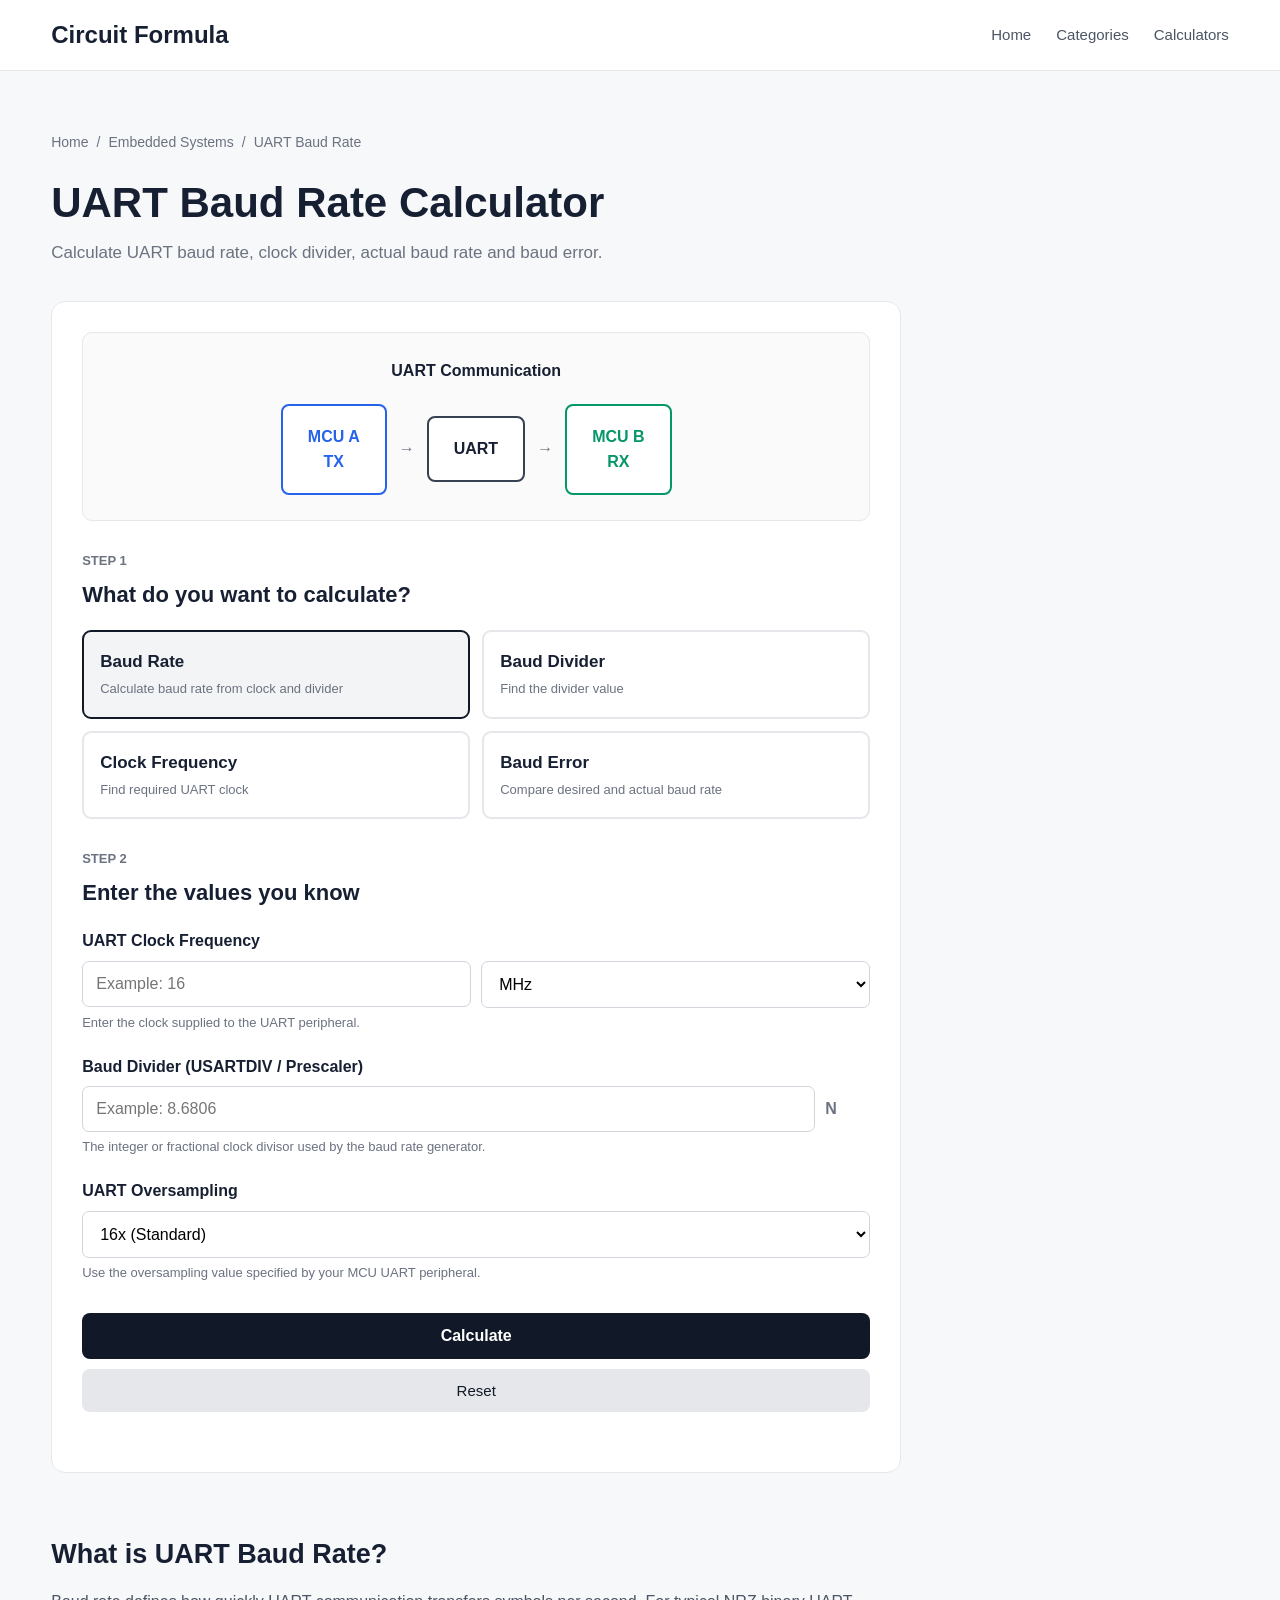
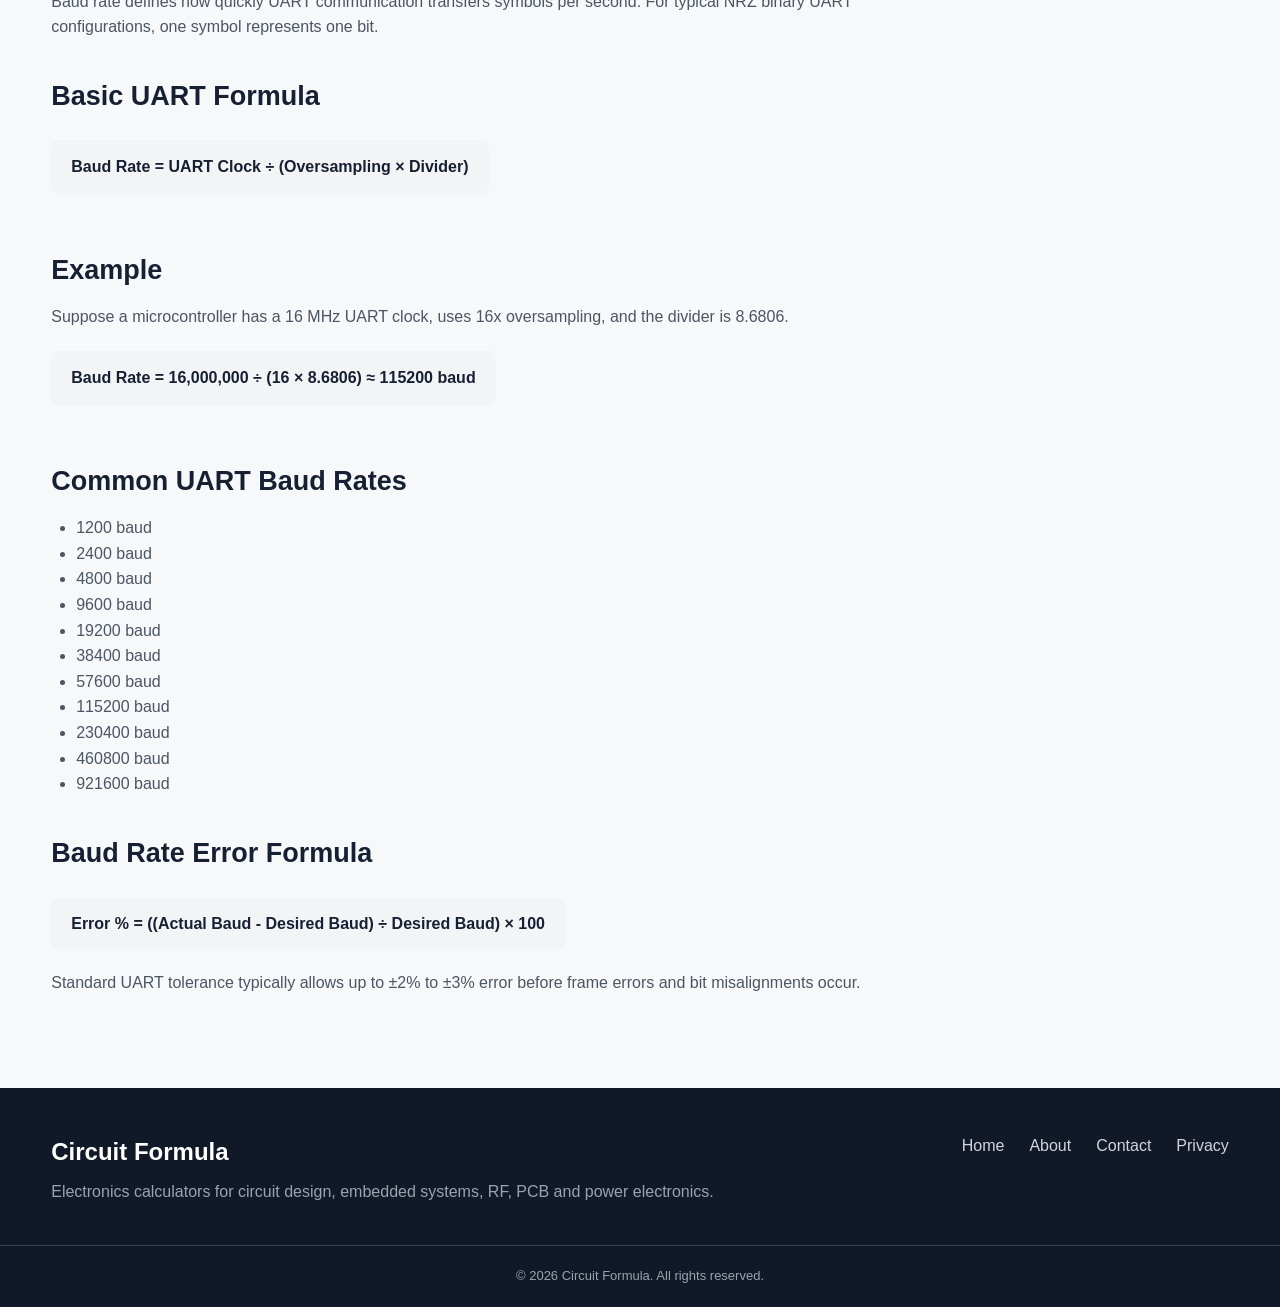
<file: calculators/uart-baud-rate.html>
<!DOCTYPE html>
<html lang="en">

<head>
    <meta charset="UTF-8">
    <meta name="viewport" content="width=device-width, initial-scale=1.0">
        <link rel="icon" type="image/png" href="logo/favicon.png">
    <title>UART Baud Rate Calculator | Circuit Formula</title>
    <meta name="description" content="Calculate UART baud rate, clock frequency, baud divider, and UART error for embedded systems and microcontrollers.">

    <style>
        * {
            margin: 0;
            padding: 0;
            box-sizing: border-box;
        }

        body {
            font-family: Arial, Helvetica, sans-serif;
            background: #f7f8fa;
            color: #172033;
            line-height: 1.6;
        }

        a {
            text-decoration: none;
            color: inherit;
        }

        .container {
            width: min(1180px, 92%);
            margin: auto;
        }

        /* HEADER */
        .header {
            background: #ffffff;
            border-bottom: 1px solid #e5e7eb;
            position: sticky;
            top: 0;
            z-index: 100;
        }

        .nav {
            min-height: 70px;
            display: flex;
            align-items: center;
            justify-content: space-between;
        }

        .logo {
            font-size: 24px;
            font-weight: 800;
        }

        .nav-links {
            display: flex;
            gap: 25px;
        }

        .nav-links a {
            color: #4b5563;
            font-size: 15px;
        }

        .nav-links a:hover {
            color: #111827;
        }

        /* MAIN */
        .section {
            padding: 60px 0 80px;
        }

        .breadcrumb {
            display: flex;
            flex-wrap: wrap;
            gap: 8px;
            margin-bottom: 25px;
            font-size: 14px;
            color: #6b7280;
        }

        .breadcrumb a:hover {
            color: #111827;
            text-decoration: underline;
        }

        .page-heading {
            margin-bottom: 35px;
        }

        .page-heading h1 {
            font-size: 42px;
            line-height: 1.2;
            margin-bottom: 10px;
        }

        .page-heading p {
            color: #6b7280;
            font-size: 17px;
        }

        /* CALCULATOR */
        .calculator-box {
            max-width: 850px;
            background: #ffffff;
            border: 1px solid #e5e7eb;
            border-radius: 14px;
            padding: 30px;
            margin-bottom: 60px;
        }

        .step {
            margin-bottom: 30px;
        }

        .step-number {
            font-size: 13px;
            font-weight: 700;
            color: #6b7280;
            margin-bottom: 5px;
        }

        .step h2 {
            font-size: 22px;
            margin-bottom: 18px;
        }

        /* OPTIONS */
        .calculation-options {
            display: grid;
            grid-template-columns: repeat(2, 1fr);
            gap: 12px;
        }

        .calculation-option {
            border: 2px solid #e5e7eb;
            border-radius: 9px;
            padding: 16px;
            cursor: pointer;
            background: #ffffff;
            transition: 0.2s;
        }

        .calculation-option:hover {
            border-color: #9ca3af;
        }

        .calculation-option.selected {
            border-color: #111827;
            background: #f3f4f6;
        }

        .calculation-option strong {
            display: block;
            font-size: 17px;
        }

        .calculation-option span {
            font-size: 13px;
            color: #6b7280;
        }

        /* UART DIAGRAM */
        .uart-box {
            background: #fafafa;
            border: 1px solid #e5e7eb;
            border-radius: 10px;
            padding: 25px;
            margin-bottom: 30px;
            text-align: center;
        }

        .uart-title {
            font-weight: 700;
            margin-bottom: 20px;
        }

        .uart-diagram {
            display: flex;
            justify-content: center;
            align-items: center;
            gap: 12px;
            flex-wrap: wrap;
        }

        .uart-device {
            padding: 18px 25px;
            border: 2px solid #374151;
            border-radius: 8px;
            background: #ffffff;
            font-weight: 700;
        }

        .uart-tx {
            border-color: #2563eb;
            color: #2563eb;
        }

        .uart-rx {
            border-color: #059669;
            color: #059669;
        }

        .uart-wire {
            font-weight: 700;
            color: #6b7280;
        }

        /* INPUTS */
        .input-group {
            margin-bottom: 20px;
            transition: opacity 0.2s ease;
        }

        .input-group.hidden {
            display: none;
        }

        .input-group label {
            display: block;
            font-weight: 600;
            margin-bottom: 7px;
        }

        .input-help {
            display: block;
            margin-top: 5px;
            font-size: 13px;
            color: #6b7280;
        }

        .input-row {
            display: flex;
            align-items: center;
            gap: 10px;
        }

        .input-row input,
        .input-row select {
            flex: 1;
            width: 100%;
            padding: 13px;
            border: 1px solid #d1d5db;
            border-radius: 7px;
            font-size: 16px;
            outline: none;
            background: #ffffff;
        }

        .input-row input:focus,
        .input-row select:focus {
            border-color: #111827;
        }

        .unit {
            min-width: 45px;
            font-weight: 600;
            color: #6b7280;
        }

        /* BUTTONS */
        .calculate-button {
            width: 100%;
            padding: 14px;
            border: none;
            border-radius: 8px;
            background: #111827;
            color: white;
            font-size: 16px;
            font-weight: 600;
            cursor: pointer;
            margin-top: 10px;
        }

        .calculate-button:hover {
            background: #374151;
        }

        .reset-button {
            width: 100%;
            padding: 13px;
            border: none;
            border-radius: 8px;
            background: #e5e7eb;
            color: #111827;
            font-size: 15px;
            cursor: pointer;
            margin-top: 10px;
        }

        .reset-button:hover {
            background: #d1d5db;
        }

        /* RESULT */
        .result {
            margin-top: 25px;
            padding: 20px;
            border-radius: 9px;
            background: #f3f4f6;
            display: none;
        }

        .result.show {
            display: block;
        }

        .result-title {
            font-size: 14px;
            color: #6b7280;
            margin-bottom: 5px;
        }

        .result-value {
            font-size: 32px;
            font-weight: 700;
        }

        .result-details {
            margin-top: 12px;
            color: #4b5563;
        }

        /* CONTENT */
        .content {
            max-width: 850px;
        }

        .content h2 {
            margin-top: 35px;
            margin-bottom: 12px;
            font-size: 27px;
        }

        .content p {
            color: #4b5563;
            margin-bottom: 12px;
        }

        .content ul {
            padding-left: 25px;
            color: #4b5563;
        }

        .formula {
            display: inline-block;
            padding: 14px 20px;
            background: #f3f4f6;
            border-radius: 8px;
            font-weight: 700;
            margin: 10px 0 20px;
        }

        /* FOOTER */
        .footer {
            background: #111827;
            color: white;
            padding-top: 45px;
        }

        .footer-content {
            display: flex;
            justify-content: space-between;
            gap: 30px;
        }

        .footer p {
            color: #9ca3af;
            margin-top: 8px;
        }

        .footer-links {
            display: flex;
            gap: 25px;
            flex-wrap: wrap;
        }

        .footer-links a {
            color: #d1d5db;
        }

        .copyright {
            margin-top: 40px;
            padding: 20px;
            text-align: center;
            border-top: 1px solid #374151;
            color: #9ca3af;
            font-size: 13px;
        }

        /* MOBILE */
        @media (max-width: 650px) {
            .nav-links {
                display: none;
            }

            .page-heading h1 {
                font-size: 34px;
            }

            .calculator-box {
                padding: 20px;
            }

            .calculation-options {
                grid-template-columns: 1fr;
            }

            .uart-diagram {
                flex-direction: column;
            }

            .uart-wire {
                transform: rotate(90deg);
            }

            .footer-content {
                flex-direction: column;
            }
        }
    </style>
</head>

<body>

<header class="header">
    <div class="container nav">
        <a href="../index.html" class="logo">Circuit Formula</a>
        <nav class="nav-links">
            <a href="../index.html">Home</a>
            <a href="../index.html#categories">Categories</a>
            <a href="../index.html#calculators">Calculators</a>
        </nav>
    </div>
</header>

<main>
<section class="section">
<div class="container">

    <!-- BREADCRUMB -->
    <div class="breadcrumb">
        <a href="../index.html">Home</a>
        <span>/</span>
        <a href="../index.html#categories">Embedded Systems</a>
        <span>/</span>
        <span>UART Baud Rate</span>
    </div>

    <!-- HEADING -->
    <div class="page-heading">
        <h1>UART Baud Rate Calculator</h1>
        <p>Calculate UART baud rate, clock divider, actual baud rate and baud error.</p>
    </div>

    <div class="calculator-box">

        <!-- UART DIAGRAM -->
        <div class="uart-box">
            <div class="uart-title">UART Communication</div>
            <div class="uart-diagram">
                <div class="uart-device uart-tx">MCU A<br>TX</div>
                <div class="uart-wire">→</div>
                <div class="uart-device">UART</div>
                <div class="uart-wire">→</div>
                <div class="uart-device uart-rx">MCU B<br>RX</div>
            </div>
        </div>

        <!-- STEP 1 -->
        <div class="step">
            <div class="step-number">STEP 1</div>
            <h2>What do you want to calculate?</h2>

            <div class="calculation-options">
                <div class="calculation-option selected" onclick="selectCalculation('baud', this)">
                    <strong>Baud Rate</strong>
                    <span>Calculate baud rate from clock and divider</span>
                </div>

                <div class="calculation-option" onclick="selectCalculation('divider', this)">
                    <strong>Baud Divider</strong>
                    <span>Find the divider value</span>
                </div>

                <div class="calculation-option" onclick="selectCalculation('clock', this)">
                    <strong>Clock Frequency</strong>
                    <span>Find required UART clock</span>
                </div>

                <div class="calculation-option" onclick="selectCalculation('error', this)">
                    <strong>Baud Error</strong>
                    <span>Compare desired and actual baud rate</span>
                </div>
            </div>
        </div>

        <!-- STEP 2 -->
        <div class="step">
            <div class="step-number">STEP 2</div>
            <h2>Enter the values you know</h2>

            <!-- CLOCK -->
            <div class="input-group" id="group-clock">
                <label for="clock">UART Clock Frequency</label>
                <div class="input-row">
                    <input type="number" id="clock" placeholder="Example: 16" step="any" min="0">
                    <select id="clockUnit">
                        <option value="1">Hz</option>
                        <option value="1000">kHz</option>
                        <option value="1000000" selected>MHz</option>
                    </select>
                </div>
                <span class="input-help">Enter the clock supplied to the UART peripheral.</span>
            </div>

            <!-- DESIRED BAUD -->
            <div class="input-group hidden" id="group-desiredBaud">
                <label for="desiredBaud">Desired Baud Rate</label>
                <div class="input-row">
                    <input type="number" id="desiredBaud" placeholder="Example: 115200" step="any" min="0">
                    <span class="unit">baud</span>
                </div>
                <span class="input-help">Common values include 9600, 19200, 38400, 57600 and 115200.</span>
            </div>

            <!-- DIVIDER -->
            <div class="input-group" id="group-divider">
                <label for="divider">Baud Divider (USARTDIV / Prescaler)</label>
                <div class="input-row">
                    <input type="number" id="divider" placeholder="Example: 8.6806" step="any" min="0">
                    <span class="unit">N</span>
                </div>
                <span class="input-help">The integer or fractional clock divisor used by the baud rate generator.</span>
            </div>

            <!-- OVERSAMPLING -->
            <div class="input-group" id="group-oversampling">
                <label for="oversampling">UART Oversampling</label>
                <div class="input-row">
                    <select id="oversampling">
                        <option value="16" selected>16x (Standard)</option>
                        <option value="8">8x (High Speed)</option>
                        <option value="1">1x (Direct / Synchronous)</option>
                    </select>
                </div>
                <span class="input-help">Use the oversampling value specified by your MCU UART peripheral.</span>
            </div>

            <!-- ACTUAL BAUD -->
            <div class="input-group hidden" id="group-actualBaud">
                <label for="actualBaud">Actual Baud Rate (Optional)</label>
                <div class="input-row">
                    <input type="number" id="actualBaud" placeholder="Leave blank to auto-calculate from clock" step="any" min="0">
                    <span class="unit">baud</span>
                </div>
                <span class="input-help">Directly input the measured/actual rate, or fill Clock and Desired Baud to auto-compute.</span>
            </div>

            <button class="calculate-button" onclick="calculate()">Calculate</button>
            <button class="reset-button" onclick="resetCalculator()">Reset</button>
        </div>

        <!-- RESULT -->
        <div id="result" class="result">
            <div class="result-title">Result</div>
            <div id="resultValue" class="result-value"></div>
            <div id="resultDetails" class="result-details"></div>
        </div>

    </div>

    <!-- INFORMATION -->
    <article class="content">
        <h2>What is UART Baud Rate?</h2>
        <p>Baud rate defines how quickly UART communication transfers symbols per second. For typical NRZ binary UART configurations, one symbol represents one bit.</p>

        <h2>Basic UART Formula</h2>
        <div class="formula">Baud Rate = UART Clock ÷ (Oversampling × Divider)</div>

        <h2>Example</h2>
        <p>Suppose a microcontroller has a 16 MHz UART clock, uses 16x oversampling, and the divider is 8.6806.</p>
        <div class="formula">Baud Rate = 16,000,000 ÷ (16 × 8.6806) ≈ 115200 baud</div>

        <h2>Common UART Baud Rates</h2>
        <ul>
            <li>1200 baud</li>
            <li>2400 baud</li>
            <li>4800 baud</li>
            <li>9600 baud</li>
            <li>19200 baud</li>
            <li>38400 baud</li>
            <li>57600 baud</li>
            <li>115200 baud</li>
            <li>230400 baud</li>
            <li>460800 baud</li>
            <li>921600 baud</li>
        </ul>

        <h2>Baud Rate Error Formula</h2>
        <div class="formula">Error % = ((Actual Baud - Desired Baud) ÷ Desired Baud) × 100</div>
        <p>Standard UART tolerance typically allows up to ±2% to ±3% error before frame errors and bit misalignments occur.</p>
    </article>

</div>
</section>
</main>

<footer class="footer">
    <div class="container footer-content">
        <div>
            <div class="logo">Circuit Formula</div>
            <p>Electronics calculators for circuit design, embedded systems, RF, PCB and power electronics.</p>
        </div>
        <div class="footer-links">
            <a href="../index.html">Home</a>
            <a href="../about.html">About</a>
            <a href="../contact.html">Contact</a>
            <a href="../privacy.html">Privacy</a>
        </div>
    </div>
    <div class="copyright">© 2026 Circuit Formula. All rights reserved.</div>
</footer>

<script>
let selectedCalculation = "baud";

function updateFormVisibility() {
    const groupClock = document.getElementById("group-clock");
    const groupDesiredBaud = document.getElementById("group-desiredBaud");
    const groupDivider = document.getElementById("group-divider");
    const groupOversampling = document.getElementById("group-oversampling");
    const groupActualBaud = document.getElementById("group-actualBaud");

    // Reset visibility
    groupClock.classList.remove("hidden");
    groupDesiredBaud.classList.remove("hidden");
    groupDivider.classList.remove("hidden");
    groupOversampling.classList.remove("hidden");
    groupActualBaud.classList.remove("hidden");

    if (selectedCalculation === "baud") {
        groupDesiredBaud.classList.add("hidden");
        groupActualBaud.classList.add("hidden");
    } else if (selectedCalculation === "divider") {
        groupDivider.classList.add("hidden");
        groupActualBaud.classList.add("hidden");
    } else if (selectedCalculation === "clock") {
        groupClock.classList.add("hidden");
        groupActualBaud.classList.add("hidden");
    } else if (selectedCalculation === "error") {
        // Keeps clock, desired baud, oversampling and optional actual baud visible
        groupDivider.classList.add("hidden");
    }
}

function selectCalculation(type, element) {
    selectedCalculation = type;

    document.querySelectorAll(".calculation-option").forEach(function(option) {
        option.classList.remove("selected");
    });

    element.classList.add("selected");
    document.getElementById("result").classList.remove("show");
    updateFormVisibility();
}

function getClock() {
    const value = parseFloat(document.getElementById("clock").value);
    const unit = parseFloat(document.getElementById("clockUnit").value);
    if (!Number.isFinite(value)) return NaN;
    return value * unit;
}

function calculate() {
    const clock = getClock();
    const desiredBaud = parseFloat(document.getElementById("desiredBaud").value);
    const divider = parseFloat(document.getElementById("divider").value);
    const oversampling = parseFloat(document.getElementById("oversampling").value);
    const actualBaudInput = parseFloat(document.getElementById("actualBaud").value);

    let result;
    let details;

    /* BAUD RATE */
    if (selectedCalculation === "baud") {
        if (!validPositive(clock) || !validPositive(divider) || !validPositive(oversampling)) {
            showError("Please enter valid positive values for Clock Frequency and Divider.");
            return;
        }

        result = clock / (oversampling * divider);
        details = "<strong>Formula:</strong> Baud Rate = Clock ÷ (Oversampling × Divider)" +
                  "<br><br>" +
                  "<strong>Clock:</strong> " + formatFrequency(clock) + "<br>" +
                  "<strong>Oversampling:</strong> " + oversampling + "x<br>" +
                  "<strong>Divider:</strong> " + divider;

        showResult(formatBaud(result), details);
        return;
    }

    /* DIVIDER */
    if (selectedCalculation === "divider") {
        if (!validPositive(clock) || !validPositive(desiredBaud) || !validPositive(oversampling)) {
            showError("Please enter valid positive values for Clock Frequency and Desired Baud Rate.");
            return;
        }

        result = clock / (oversampling * desiredBaud);
        const intDivider = Math.round(result);
        const actualFromInt = clock / (oversampling * intDivider);
        const intError = ((actualFromInt - desiredBaud) / desiredBaud) * 100;

        details = "<strong>Formula:</strong> Divider = Clock ÷ (Oversampling × Baud Rate)" +
                  "<br><br>" +
                  "<strong>Exact Value:</strong> " + result.toFixed(6) + "<br>" +
                  "<strong>Nearest Integer (for integer BRGs):</strong> " + intDivider + "<br>" +
                  "<strong>Integer Divider Error:</strong> " + (intError >= 0 ? "+" : "") + intError.toFixed(3) + "%";

        showResult(result.toFixed(4), details);
        return;
    }

    /* CLOCK */
    if (selectedCalculation === "clock") {
        if (!validPositive(desiredBaud) || !validPositive(divider) || !validPositive(oversampling)) {
            showError("Please enter valid positive values for Desired Baud Rate and Divider.");
            return;
        }

        result = desiredBaud * oversampling * divider;
        details = "<strong>Formula:</strong> Clock = Baud Rate × Oversampling × Divider" +
                  "<br><br>" +
                  "<strong>Desired Baud:</strong> " + formatBaud(desiredBaud) + "<br>" +
                  "<strong>Oversampling:</strong> " + oversampling + "x<br>" +
                  "<strong>Divider:</strong> " + divider;

        showResult(formatFrequency(result), details);
        return;
    }

    /* BAUD ERROR */
    if (selectedCalculation === "error") {
        if (!validPositive(desiredBaud)) {
            showError("Please specify a valid Desired Baud Rate.");
            return;
        }

        let computedActualBaud;

        if (validPositive(actualBaudInput)) {
            computedActualBaud = actualBaudInput;
        } else if (validPositive(clock) && validPositive(oversampling)) {
            const idealDivider = clock / (oversampling * desiredBaud);
            const appliedDivider = Math.round(idealDivider);
            computedActualBaud = clock / (oversampling * appliedDivider);
        } else {
            showError("Enter either an Actual Baud Rate OR Clock Frequency + Oversampling to auto-calculate.");
            return;
        }

        const error = ((computedActualBaud - desiredBaud) / desiredBaud) * 100;
        const statusClass = Math.abs(error) <= 3.0 ? "Acceptable (< 3%)" : "High Error (> 3%, communication may fail)";

        details = "<strong>Desired Baud:</strong> " + formatBaud(desiredBaud) + "<br>" +
                  "<strong>Actual Baud:</strong> " + formatBaud(computedActualBaud) + "<br>" +
                  "<strong>Tolerance Status:</strong> " + statusClass + "<br><br>" +
                  "<em>A positive value means the actual baud is faster; negative means slower.</em>";

        showResult((error >= 0 ? "+" : "") + error.toFixed(4) + " %", details);
    }
}

function validPositive(value) {
    return Number.isFinite(value) && value > 0;
}

function formatBaud(value) {
    return Number(value.toFixed(2)).toLocaleString() + " baud";
}

function formatFrequency(value) {
    if (value >= 1000000000) {
        return Number((value / 1000000000).toFixed(4)) + " GHz";
    }
    if (value >= 1000000) {
        return Number((value / 1000000).toFixed(4)) + " MHz";
    }
    if (value >= 1000) {
        return Number((value / 1000).toFixed(4)) + " kHz";
    }
    return Number(value.toFixed(2)) + " Hz";
}

function showResult(value, details) {
    document.getElementById("resultValue").textContent = value;
    document.getElementById("resultDetails").innerHTML = details;
    document.getElementById("result").classList.add("show");
}

function showError(message) {
    document.getElementById("resultValue").textContent = "Input Error";
    document.getElementById("resultDetails").innerHTML = "<span style='color: #dc2626;'>" + message + "</span>";
    document.getElementById("result").classList.add("show");
}

function resetCalculator() {
    document.getElementById("clock").value = "";
    document.getElementById("desiredBaud").value = "";
    document.getElementById("divider").value = "";
    document.getElementById("actualBaud").value = "";
    document.getElementById("clockUnit").value = "1000000";
    document.getElementById("oversampling").value = "16";

    selectedCalculation = "baud";

    document.querySelectorAll(".calculation-option").forEach(function(option) {
        option.classList.remove("selected");
    });
    document.querySelector(".calculation-option").classList.add("selected");

    document.getElementById("result").classList.remove("show");
    updateFormVisibility();
}

// Initial state setup
updateFormVisibility();
</script>

</body>
</html>
</file>
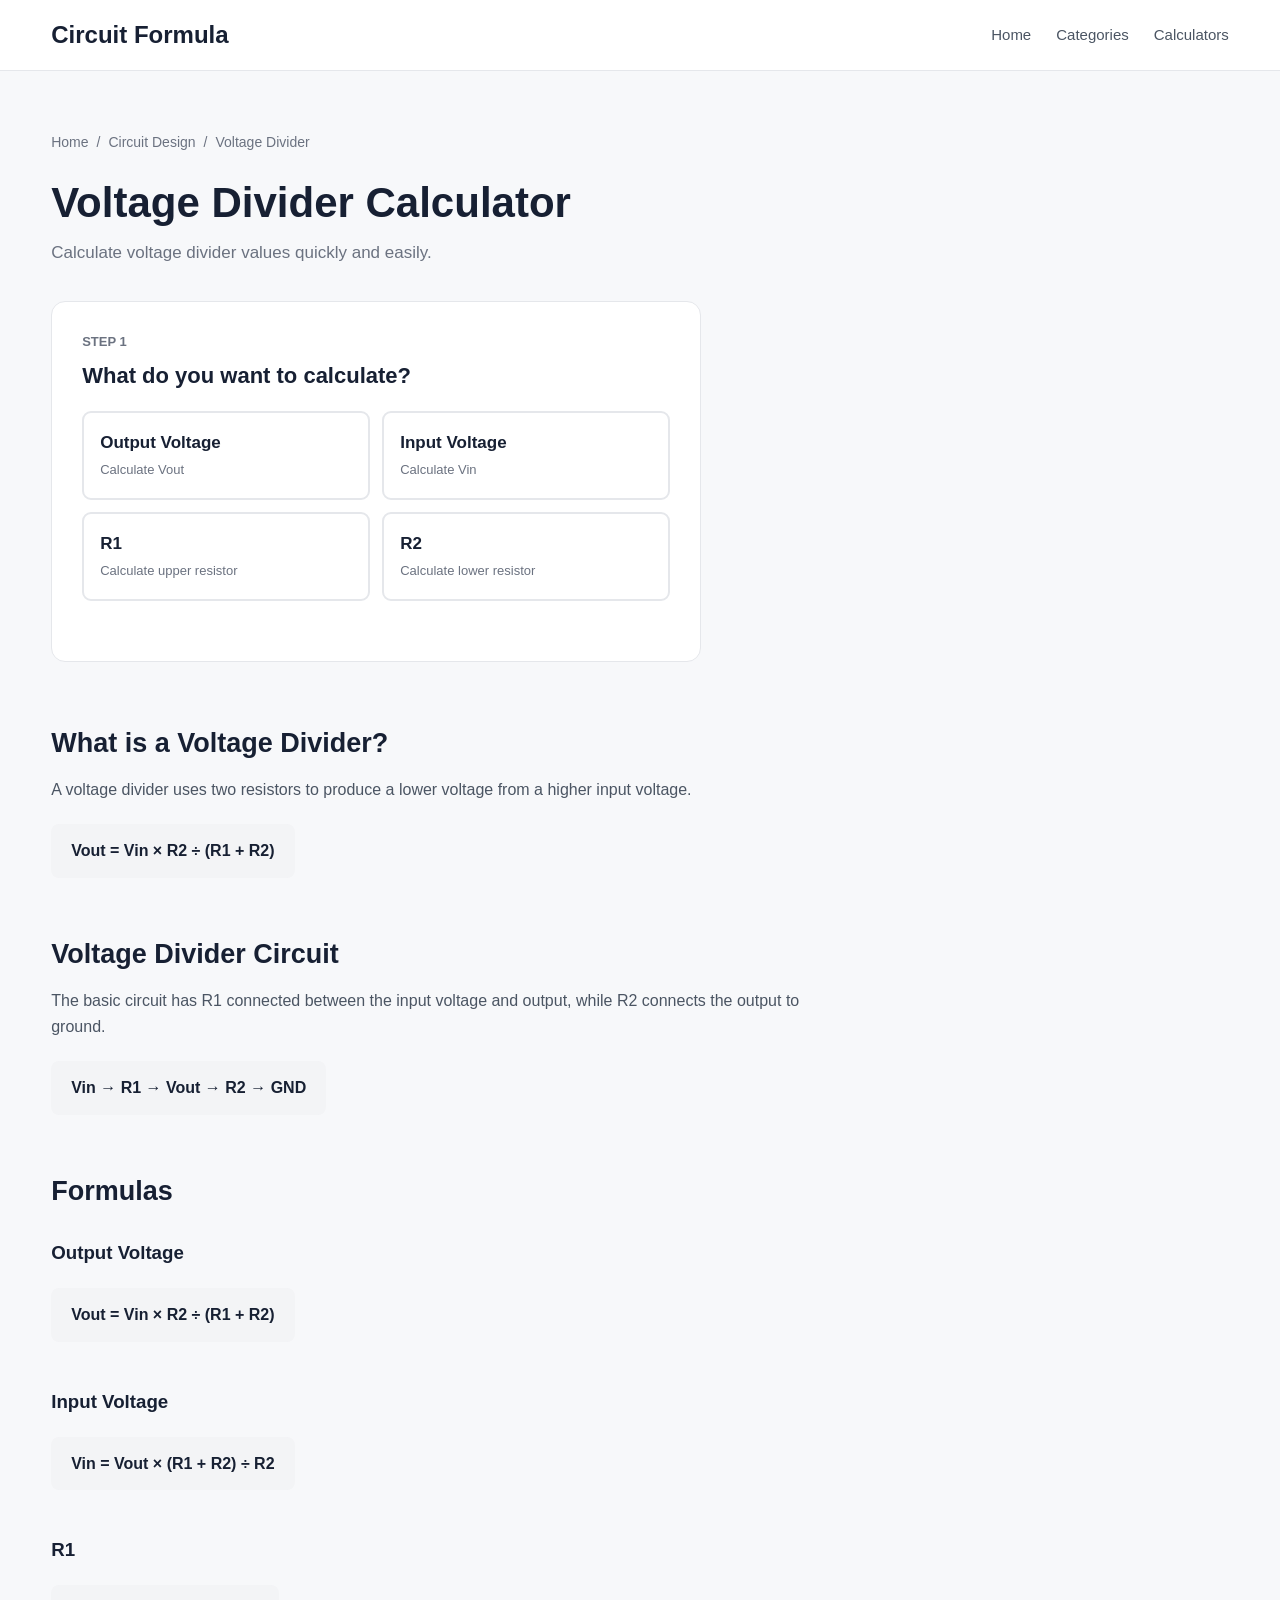
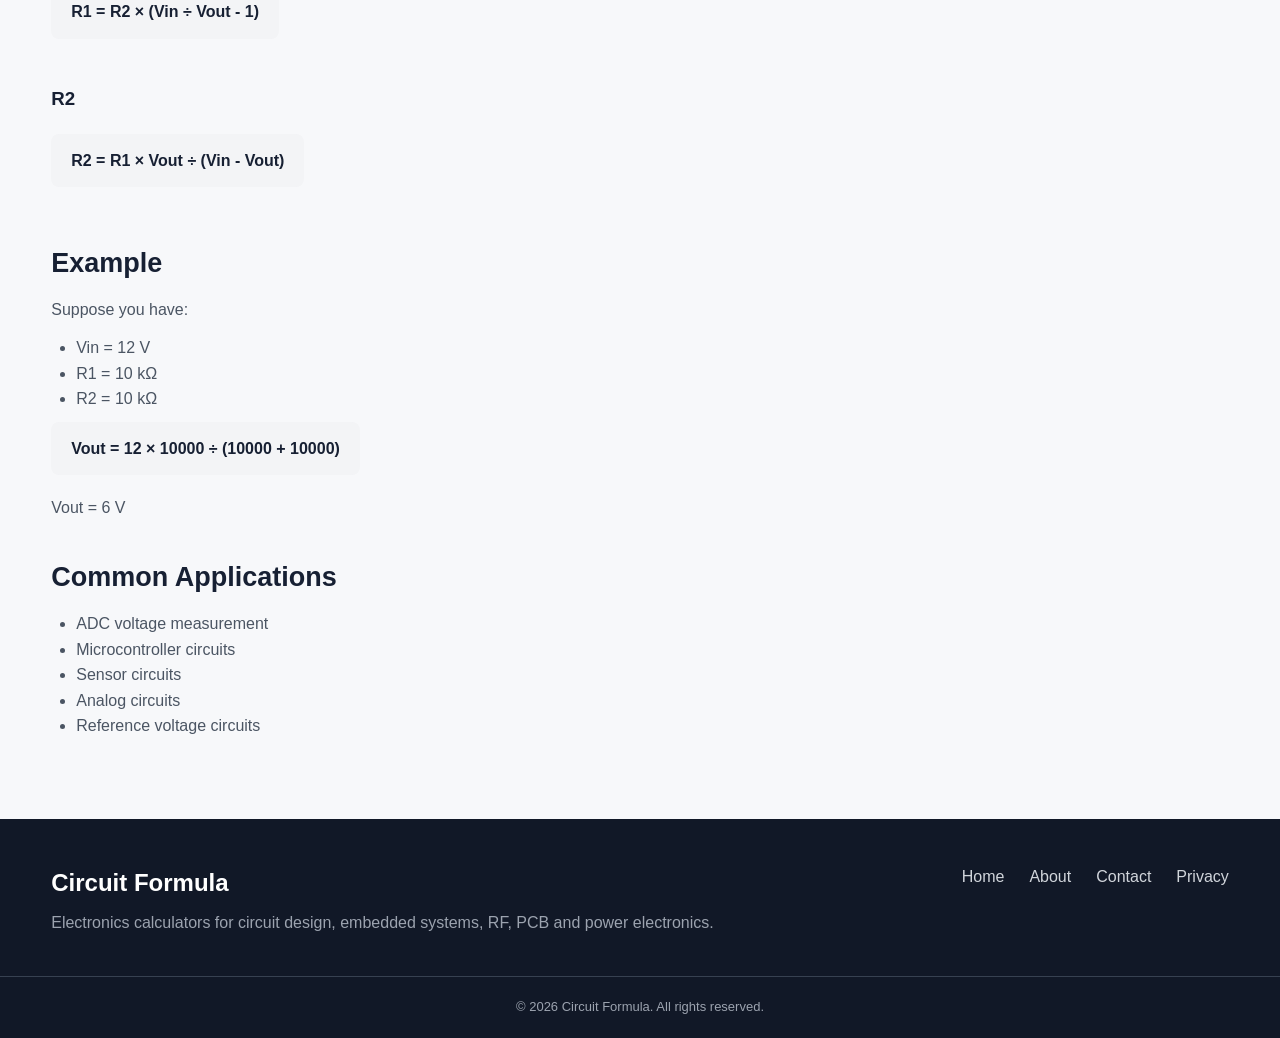
<file: calculators/voltage-divider.html>
<!DOCTYPE html>
<html lang="en">

<head>

    <meta charset="UTF-8">

    <meta name="viewport"
          content="width=device-width, initial-scale=1.0">
              <link rel="icon" type="image/png" href="logo/favicon.png">

    <title>Voltage Divider Calculator | Circuit Formula</title>

    <meta name="description"
          content="Easy voltage divider calculator. Calculate output voltage, input voltage, R1 or R2 using a resistor voltage divider.">

    <style>

        * {
            margin: 0;
            padding: 0;
            box-sizing: border-box;
        }

        body {
            font-family: Arial, Helvetica, sans-serif;
            background: #f7f8fa;
            color: #172033;
            line-height: 1.6;
        }

        a {
            text-decoration: none;
            color: inherit;
        }

        .container {
            width: min(1180px, 92%);
            margin: auto;
        }


        /* HEADER */

        .header {
            background: #ffffff;
            border-bottom: 1px solid #e5e7eb;
            position: sticky;
            top: 0;
            z-index: 100;
        }

        .nav {
            min-height: 70px;
            display: flex;
            align-items: center;
            justify-content: space-between;
        }

        .logo {
            font-size: 24px;
            font-weight: 800;
        }

        .nav-links {
            display: flex;
            gap: 25px;
        }

        .nav-links a {
            color: #4b5563;
            font-size: 15px;
        }

        .nav-links a:hover {
            color: #111827;
        }


        /* MAIN */

        .section {
            padding: 60px 0 80px;
        }


        /* BREADCRUMB */

        .breadcrumb {
            display: flex;
            flex-wrap: wrap;
            gap: 8px;
            margin-bottom: 25px;
            font-size: 14px;
            color: #6b7280;
        }

        .breadcrumb a:hover {
            color: #111827;
            text-decoration: underline;
        }


        /* HEADING */

        .page-heading {
            margin-bottom: 35px;
        }

        .page-heading h1 {
            font-size: 42px;
            line-height: 1.2;
            margin-bottom: 10px;
        }

        .page-heading p {
            color: #6b7280;
            font-size: 17px;
        }


        /* CALCULATOR */

        .calculator-box {
            max-width: 650px;
            background: #ffffff;
            border: 1px solid #e5e7eb;
            border-radius: 14px;
            padding: 30px;
            margin-bottom: 60px;
        }


        /* STEP */

        .step {
            margin-bottom: 30px;
        }

        .step-number {
            font-size: 13px;
            font-weight: 700;
            color: #6b7280;
            margin-bottom: 5px;
        }

        .step h2 {
            font-size: 22px;
            margin-bottom: 18px;
        }


        /* OPTIONS */

        .calculation-options {
            display: grid;
            grid-template-columns: repeat(2, 1fr);
            gap: 12px;
        }

        .calculation-option {
            border: 2px solid #e5e7eb;
            border-radius: 9px;
            padding: 16px;
            cursor: pointer;
            background: #ffffff;
            transition: 0.2s;
        }

        .calculation-option:hover {
            border-color: #9ca3af;
        }

        .calculation-option.selected {
            border-color: #111827;
            background: #f3f4f6;
        }

        .calculation-option strong {
            display: block;
            font-size: 17px;
        }

        .calculation-option span {
            font-size: 13px;
            color: #6b7280;
        }


        /* INPUTS */

        .input-group {
            margin-bottom: 20px;
        }

        .input-group label {
            display: block;
            font-weight: 600;
            margin-bottom: 7px;
        }

        .input-help {
            display: block;
            font-size: 13px;
            color: #6b7280;
            margin-top: 4px;
        }

        .input-row {
            display: flex;
            align-items: center;
            gap: 10px;
        }

        .input-row input {
            flex: 1;
            width: 100%;
            padding: 13px;
            border: 1px solid #d1d5db;
            border-radius: 7px;
            font-size: 16px;
            outline: none;
        }

        .input-row input:focus {
            border-color: #111827;
        }

        .unit {
            width: 35px;
            font-weight: 600;
            color: #6b7280;
        }


        /* BUTTONS */

        .calculate-button {
            width: 100%;
            padding: 14px;
            border: none;
            border-radius: 8px;
            background: #111827;
            color: white;
            font-size: 16px;
            font-weight: 600;
            cursor: pointer;
            margin-top: 10px;
        }

        .calculate-button:hover {
            background: #374151;
        }

        .reset-button {
            width: 100%;
            padding: 13px;
            border: none;
            border-radius: 8px;
            background: #e5e7eb;
            color: #111827;
            font-size: 15px;
            cursor: pointer;
            margin-top: 10px;
        }

        .reset-button:hover {
            background: #d1d5db;
        }


        /* RESULT */

        .result {
            margin-top: 25px;
            padding: 20px;
            border-radius: 9px;
            background: #f3f4f6;
            display: none;
        }

        .result.show {
            display: block;
        }

        .result-title {
            font-size: 14px;
            color: #6b7280;
            margin-bottom: 5px;
        }

        .result-value {
            font-size: 30px;
            font-weight: 700;
        }

        .result-formula {
            margin-top: 10px;
            color: #6b7280;
        }


        /* INFORMATION */

        .content {
            max-width: 800px;
        }

        .content h2 {
            margin-top: 35px;
            margin-bottom: 12px;
            font-size: 27px;
        }

        .content h3 {
            margin-top: 25px;
            margin-bottom: 10px;
        }

        .content p {
            color: #4b5563;
            margin-bottom: 12px;
        }

        .content ul {
            padding-left: 25px;
            color: #4b5563;
        }

        .formula {
            display: inline-block;
            padding: 14px 20px;
            background: #f3f4f6;
            border-radius: 8px;
            font-weight: 700;
            margin: 10px 0 20px;
        }


        /* FOOTER */

        .footer {
            background: #111827;
            color: white;
            padding-top: 45px;
        }

        .footer-content {
            display: flex;
            justify-content: space-between;
            gap: 30px;
        }

        .footer p {
            color: #9ca3af;
            margin-top: 8px;
        }

        .footer-links {
            display: flex;
            gap: 25px;
            flex-wrap: wrap;
        }

        .footer-links a {
            color: #d1d5db;
        }

        .copyright {
            margin-top: 40px;
            padding: 20px;
            text-align: center;
            border-top: 1px solid #374151;
            color: #9ca3af;
            font-size: 13px;
        }


        /* MOBILE */

        @media (max-width: 650px) {

            .nav-links {
                display: none;
            }

            .page-heading h1 {
                font-size: 34px;
            }

            .calculator-box {
                padding: 20px;
            }

            .calculation-options {
                grid-template-columns: 1fr;
            }

            .footer-content {
                flex-direction: column;
            }

        }

    </style>

</head>


<body>


<header class="header">

    <div class="container nav">

        <a href="../index.html" class="logo">
            Circuit Formula
        </a>

        <nav class="nav-links">

            <a href="../index.html">
                Home
            </a>

            <a href="../index.html#categories">
                Categories
            </a>

            <a href="../index.html#calculators">
                Calculators
            </a>

        </nav>

    </div>

</header>


<main>

<section class="section">

<div class="container">


    <!-- BREADCRUMB -->

    <div class="breadcrumb">

        <a href="../index.html">
            Home
        </a>

        <span>/</span>

        <a href="../index.html#categories">
            Circuit Design
        </a>

        <span>/</span>

        <span>
            Voltage Divider
        </span>

    </div>


    <!-- HEADING -->

    <div class="page-heading">

        <h1>
            Voltage Divider Calculator
        </h1>

        <p>
            Calculate voltage divider values quickly and easily.
        </p>

    </div>


    <!-- CALCULATOR -->

    <div class="calculator-box">


        <!-- STEP 1 -->

        <div class="step">

            <div class="step-number">
                STEP 1
            </div>

            <h2>
                What do you want to calculate?
            </h2>


            <div class="calculation-options">


                <div
                    class="calculation-option"
                    onclick="selectCalculation('outputVoltage', this)">

                    <strong>
                        Output Voltage
                    </strong>

                    <span>
                        Calculate Vout
                    </span>

                </div>


                <div
                    class="calculation-option"
                    onclick="selectCalculation('inputVoltage', this)">

                    <strong>
                        Input Voltage
                    </strong>

                    <span>
                        Calculate Vin
                    </span>

                </div>


                <div
                    class="calculation-option"
                    onclick="selectCalculation('r1', this)">

                    <strong>
                        R1
                    </strong>

                    <span>
                        Calculate upper resistor
                    </span>

                </div>


                <div
                    class="calculation-option"
                    onclick="selectCalculation('r2', this)">

                    <strong>
                        R2
                    </strong>

                    <span>
                        Calculate lower resistor
                    </span>

                </div>


            </div>

        </div>


        <!-- STEP 2 -->

        <div
            class="step"
            id="inputsSection"
            style="display:none;">

            <div class="step-number">
                STEP 2
            </div>

            <h2>
                Enter the values you know
            </h2>


            <!-- INPUT VOLTAGE -->

            <div
                class="input-group"
                id="inputVoltageGroup">

                <label for="inputVoltage">
                    Input Voltage
                </label>

                <div class="input-row">

                    <input
                        type="number"
                        id="inputVoltage"
                        placeholder="Enter input voltage"
                        step="any"
                        min="0">

                    <span class="unit">
                        V
                    </span>

                </div>

            </div>


            <!-- OUTPUT VOLTAGE -->

            <div
                class="input-group"
                id="outputVoltageGroup">

                <label for="outputVoltage">
                    Output Voltage
                </label>

                <div class="input-row">

                    <input
                        type="number"
                        id="outputVoltage"
                        placeholder="Enter output voltage"
                        step="any"
                        min="0">

                    <span class="unit">
                        V
                    </span>

                </div>

            </div>


            <!-- R1 -->

            <div
                class="input-group"
                id="r1Group">

                <label for="r1">
                    R1
                </label>

                <div class="input-row">

                    <input
                        type="number"
                        id="r1"
                        placeholder="Enter R1"
                        step="any"
                        min="0">

                    <span class="unit">
                        Ω
                    </span>

                </div>

                <span class="input-help">
                    R1 is the resistor connected to Vin.
                </span>

            </div>


            <!-- R2 -->

            <div
                class="input-group"
                id="r2Group">

                <label for="r2">
                    R2
                </label>

                <div class="input-row">

                    <input
                        type="number"
                        id="r2"
                        placeholder="Enter R2"
                        step="any"
                        min="0">

                    <span class="unit">
                        Ω
                    </span>

                </div>

                <span class="input-help">
                    R2 is the resistor connected to ground.
                </span>

            </div>


            <button
                class="calculate-button"
                onclick="calculate()">

                Calculate

            </button>


            <button
                class="reset-button"
                onclick="resetCalculator()">

                Reset

            </button>


        </div>


        <!-- RESULT -->

        <div
            id="result"
            class="result">

            <div class="result-title">
                Result
            </div>

            <div
                id="resultValue"
                class="result-value">
            </div>

            <div
                id="resultFormula"
                class="result-formula">
            </div>

        </div>


    </div>


    <!-- INFORMATION -->

    <article class="content">


        <h2>
            What is a Voltage Divider?
        </h2>

        <p>
            A voltage divider uses two resistors to produce
            a lower voltage from a higher input voltage.
        </p>


        <div class="formula">
            Vout = Vin × R2 ÷ (R1 + R2)
        </div>


        <h2>
            Voltage Divider Circuit
        </h2>

        <p>
            The basic circuit has R1 connected between
            the input voltage and output, while R2 connects
            the output to ground.
        </p>


        <div class="formula">
            Vin → R1 → Vout → R2 → GND
        </div>


        <h2>
            Formulas
        </h2>


        <h3>
            Output Voltage
        </h3>

        <div class="formula">
            Vout = Vin × R2 ÷ (R1 + R2)
        </div>


        <h3>
            Input Voltage
        </h3>

        <div class="formula">
            Vin = Vout × (R1 + R2) ÷ R2
        </div>


        <h3>
            R1
        </h3>

        <div class="formula">
            R1 = R2 × (Vin ÷ Vout - 1)
        </div>


        <h3>
            R2
        </h3>

        <div class="formula">
            R2 = R1 × Vout ÷ (Vin - Vout)
        </div>


        <h2>
            Example
        </h2>

        <p>
            Suppose you have:
        </p>

        <ul>

            <li>
                Vin = 12 V
            </li>

            <li>
                R1 = 10 kΩ
            </li>

            <li>
                R2 = 10 kΩ
            </li>

        </ul>


        <div class="formula">
            Vout = 12 × 10000 ÷ (10000 + 10000)
        </div>


        <p>
            Vout = 6 V
        </p>


        <h2>
            Common Applications
        </h2>

        <ul>

            <li>
                ADC voltage measurement
            </li>

            <li>
                Microcontroller circuits
            </li>

            <li>
                Sensor circuits
            </li>

            <li>
                Analog circuits
            </li>

            <li>
                Reference voltage circuits
            </li>

        </ul>


    </article>


</div>

</section>

</main>


<footer class="footer">

    <div class="container footer-content">

        <div>

            <div class="logo">
                Circuit Formula
            </div>

            <p>
                Electronics calculators for circuit design,
                embedded systems, RF, PCB and power electronics.
            </p>

        </div>


        <div class="footer-links">

            <a href="../index.html">
                Home
            </a>

            <a href="../about.html">
                About
            </a>

            <a href="../contact.html">
                Contact
            </a>

            <a href="../privacy.html">
                Privacy
            </a>

        </div>

    </div>


    <div class="copyright">

        © 2026 Circuit Formula. All rights reserved.

    </div>

</footer>


<script>

let selectedCalculation = "";


function selectCalculation(type, element) {

    selectedCalculation = type;


    document
        .querySelectorAll(".calculation-option")
        .forEach(function(option) {

            option.classList.remove("selected");

        });


    element.classList.add("selected");


    document.getElementById("inputsSection").style.display = "block";


    hideAllInputs();


    if (type === "outputVoltage") {

        showInput("inputVoltageGroup");
        showInput("r1Group");
        showInput("r2Group");

    }


    else if (type === "inputVoltage") {

        showInput("outputVoltageGroup");
        showInput("r1Group");
        showInput("r2Group");

    }


    else if (type === "r1") {

        showInput("inputVoltageGroup");
        showInput("outputVoltageGroup");
        showInput("r2Group");

    }


    else if (type === "r2") {

        showInput("inputVoltageGroup");
        showInput("outputVoltageGroup");
        showInput("r1Group");

    }


    document
        .getElementById("result")
        .classList.remove("show");

}


function hideAllInputs() {

    document.getElementById("inputVoltageGroup").style.display = "none";

    document.getElementById("outputVoltageGroup").style.display = "none";

    document.getElementById("r1Group").style.display = "none";

    document.getElementById("r2Group").style.display = "none";

}


function showInput(id) {

    document.getElementById(id).style.display = "block";

}


function calculate() {

    const Vin =
        parseFloat(
            document.getElementById("inputVoltage").value
        );

    const Vout =
        parseFloat(
            document.getElementById("outputVoltage").value
        );

    const R1 =
        parseFloat(
            document.getElementById("r1").value
        );

    const R2 =
        parseFloat(
            document.getElementById("r2").value
        );


    let answer;

    let unit;

    let formula;


    /* OUTPUT VOLTAGE */

    if (selectedCalculation === "outputVoltage") {

        if (
            isNaN(Vin) ||
            isNaN(R1) ||
            isNaN(R2)
        ) {

            showError(
                "Please enter input voltage, R1 and R2."
            );

            return;
        }


        if (R1 <= 0 || R2 <= 0) {

            showError(
                "R1 and R2 must be greater than zero."
            );

            return;
        }


        answer =
            Vin * R2 / (R1 + R2);

        unit = "V";


        formula =
            "Vout = Vin × R2 ÷ (R1 + R2)";


    }


    /* INPUT VOLTAGE */

    else if (selectedCalculation === "inputVoltage") {

        if (
            isNaN(Vout) ||
            isNaN(R1) ||
            isNaN(R2)
        ) {

            showError(
                "Please enter output voltage, R1 and R2."
            );

            return;
        }


        if (R1 <= 0 || R2 <= 0) {

            showError(
                "R1 and R2 must be greater than zero."
            );

            return;
        }


        answer =
            Vout * (R1 + R2) / R2;

        unit = "V";


        formula =
            "Vin = Vout × (R1 + R2) ÷ R2";

    }


    /* R1 */

    else if (selectedCalculation === "r1") {

        if (
            isNaN(Vin) ||
            isNaN(Vout) ||
            isNaN(R2)
        ) {

            showError(
                "Please enter Vin, Vout and R2."
            );

            return;
        }


        if (Vout <= 0 || Vin <= Vout || R2 <= 0) {

            showError(
                "Vin must be greater than Vout, and R2 must be greater than zero."
            );

            return;
        }


        answer =
            R2 * (Vin / Vout - 1);

        unit = "Ω";


        formula =
            "R1 = R2 × (Vin ÷ Vout - 1)";

    }


    /* R2 */

    else if (selectedCalculation === "r2") {

        if (
            isNaN(Vin) ||
            isNaN(Vout) ||
            isNaN(R1)
        ) {

            showError(
                "Please enter Vin, Vout and R1."
            );

            return;
        }


        if (Vout <= 0 || Vin <= Vout || R1 <= 0) {

            showError(
                "Vin must be greater than Vout, and R1 must be greater than zero."
            );

            return;
        }


        answer =
            R1 * Vout / (Vin - Vout);

        unit = "Ω";


        formula =
            "R2 = R1 × Vout ÷ (Vin - Vout)";

    }


    else {

        showError(
            "Please select what you want to calculate."
        );

        return;

    }


    document.getElementById("resultValue").textContent =
        formatResistanceOrVoltage(answer, unit);


    document.getElementById("resultFormula").textContent =
        formula;


    document
        .getElementById("result")
        .classList.add("show");

}


function showError(message) {

    document.getElementById("resultValue").textContent =
        "Check your input";

    document.getElementById("resultFormula").textContent =
        message;


    document
        .getElementById("result")
        .classList.add("show");

}


function formatResistanceOrVoltage(value, unit) {

    if (!Number.isFinite(value)) {
        return "Invalid";
    }


    if (unit === "Ω") {

        if (value >= 1000000) {

            return (
                (value / 1000000).toFixed(4)
                + " MΩ"
            );

        }


        if (value >= 1000) {

            return (
                (value / 1000).toFixed(4)
                + " kΩ"
            );

        }

    }


    return Number(
        value.toFixed(6)
    ) + " " + unit;

}


function resetCalculator() {

    selectedCalculation = "";


    document.getElementById("inputVoltage").value = "";

    document.getElementById("outputVoltage").value = "";

    document.getElementById("r1").value = "";

    document.getElementById("r2").value = "";


    hideAllInputs();


    document.getElementById("inputsSection").style.display = "none";


    document
        .querySelectorAll(".calculation-option")
        .forEach(function(option) {

            option.classList.remove("selected");

        });


    document
        .getElementById("result")
        .classList.remove("show");

}

</script>


</body>

</html>
</file>
<file: assets/style.css>
:root{font-family:Inter,ui-sans-serif,system-ui,-apple-system,"Segoe UI",Arial,sans-serif;color:#172033;background:#f4f6fa;font-synthesis:none}*{box-sizing:border-box}body{margin:0}.topbar{height:72px;background:#101827;color:#fff;display:flex;align-items:center;justify-content:space-between;padding:0 max(22px,calc((100% - 1120px)/2))}.brand{display:flex;align-items:center;gap:12px;color:inherit;text-decoration:none}.brand strong,.brand small{display:block}.brand small{font-size:11px;color:#9ca3af;margin-top:3px}.logo{display:grid;place-items:center;width:38px;height:38px;border-radius:11px;background:#0ea5e9;font-weight:800}.status-pill{font-size:12px;border-radius:99px;padding:7px 11px}.status-pill.good{background:#dcfce7;color:#166534}.status-pill.bad{background:#fee2e2;color:#991b1b}.status-pill.muted{background:#e5e7eb;color:#4b5563}.container{max-width:1120px;margin:0 auto;padding:34px 22px}.page-heading,.section-heading{display:flex;align-items:center;justify-content:space-between;gap:16px}.eyebrow{font-size:11px;font-weight:800;letter-spacing:1.5px;color:#0284c7;margin:0 0 8px}h1{font-size:30px;margin:0}h2{font-size:18px;margin:0}.muted-text{color:#718096;font-size:13px;margin:7px 0 0}.small{font-size:11px}.stats{display:grid;grid-template-columns:repeat(3,1fr);gap:14px;margin:26px 0 34px}.stat-card,.panel,.device-card{background:#fff;border:1px solid #e7ebf1;border-radius:14px;padding:20px;box-shadow:0 3px 12px #18243a08}.stat-card span{display:block;color:#718096;font-size:13px}.stat-card strong{display:block;font-size:28px;margin-top:8px}.section-heading{margin-bottom:14px}.device-grid{display:grid;grid-template-columns:repeat(2,minmax(0,1fr));gap:14px}.device-card{padding:18px}.device-title{display:flex;justify-content:space-between;align-items:center;gap:12px}.device-title h3{font-size:16px;margin:0}.device-meta{font-size:11px;color:#8993a3;margin-top:5px}.device-pill{font-size:11px;border-radius:99px;padding:6px 9px}.device-pill.online{background:#dcfce7;color:#166534}.device-pill.offline{background:#fee2e2;color:#991b1b}.telemetry{display:grid;grid-template-columns:repeat(2,minmax(0,1fr));gap:10px;margin-top:18px}.metric{background:#f7f9fc;border-radius:10px;padding:12px;min-width:0}.metric span{font-size:11px;color:#718096;display:block}.metric strong{font-size:19px;display:block;margin-top:5px;overflow-wrap:anywhere}.empty-state{grid-column:1/-1;padding:35px;text-align:center;color:#718096;background:#fff;border:1px dashed #cbd5e1;border-radius:14px}.panel{margin-top:24px}.panel>.muted-text{margin-bottom:18px}.command-form{display:grid;grid-template-columns:1fr 1fr auto;gap:12px;align-items:end}label{font-size:12px;color:#526071;font-weight:650}input{display:block;width:100%;margin-top:7px;padding:11px 12px;border:1px solid #d7deea;border-radius:9px;font:inherit;font-size:14px;outline:none}input:focus{border-color:#0284c7;box-shadow:0 0 0 3px #0284c71a}.button{border:0;background:#0284c7;color:#fff;padding:12px 17px;border-radius:9px;font-weight:700;cursor:pointer}.button:hover{background:#0369a1}.button.secondary{background:#e0f2fe;color:#075985}.form-message{font-size:13px;min-height:18px;color:#166534}footer{text-align:center;color:#9aa3b2;font-size:12px;padding:30px 0 10px}@media(max-width:680px){.stats{grid-template-columns:1fr 1fr}.stats .stat-card:last-child{grid-column:1/-1}.device-grid{grid-template-columns:1fr}.command-form{grid-template-columns:1fr}.page-heading{align-items:flex-start}}
</file>
